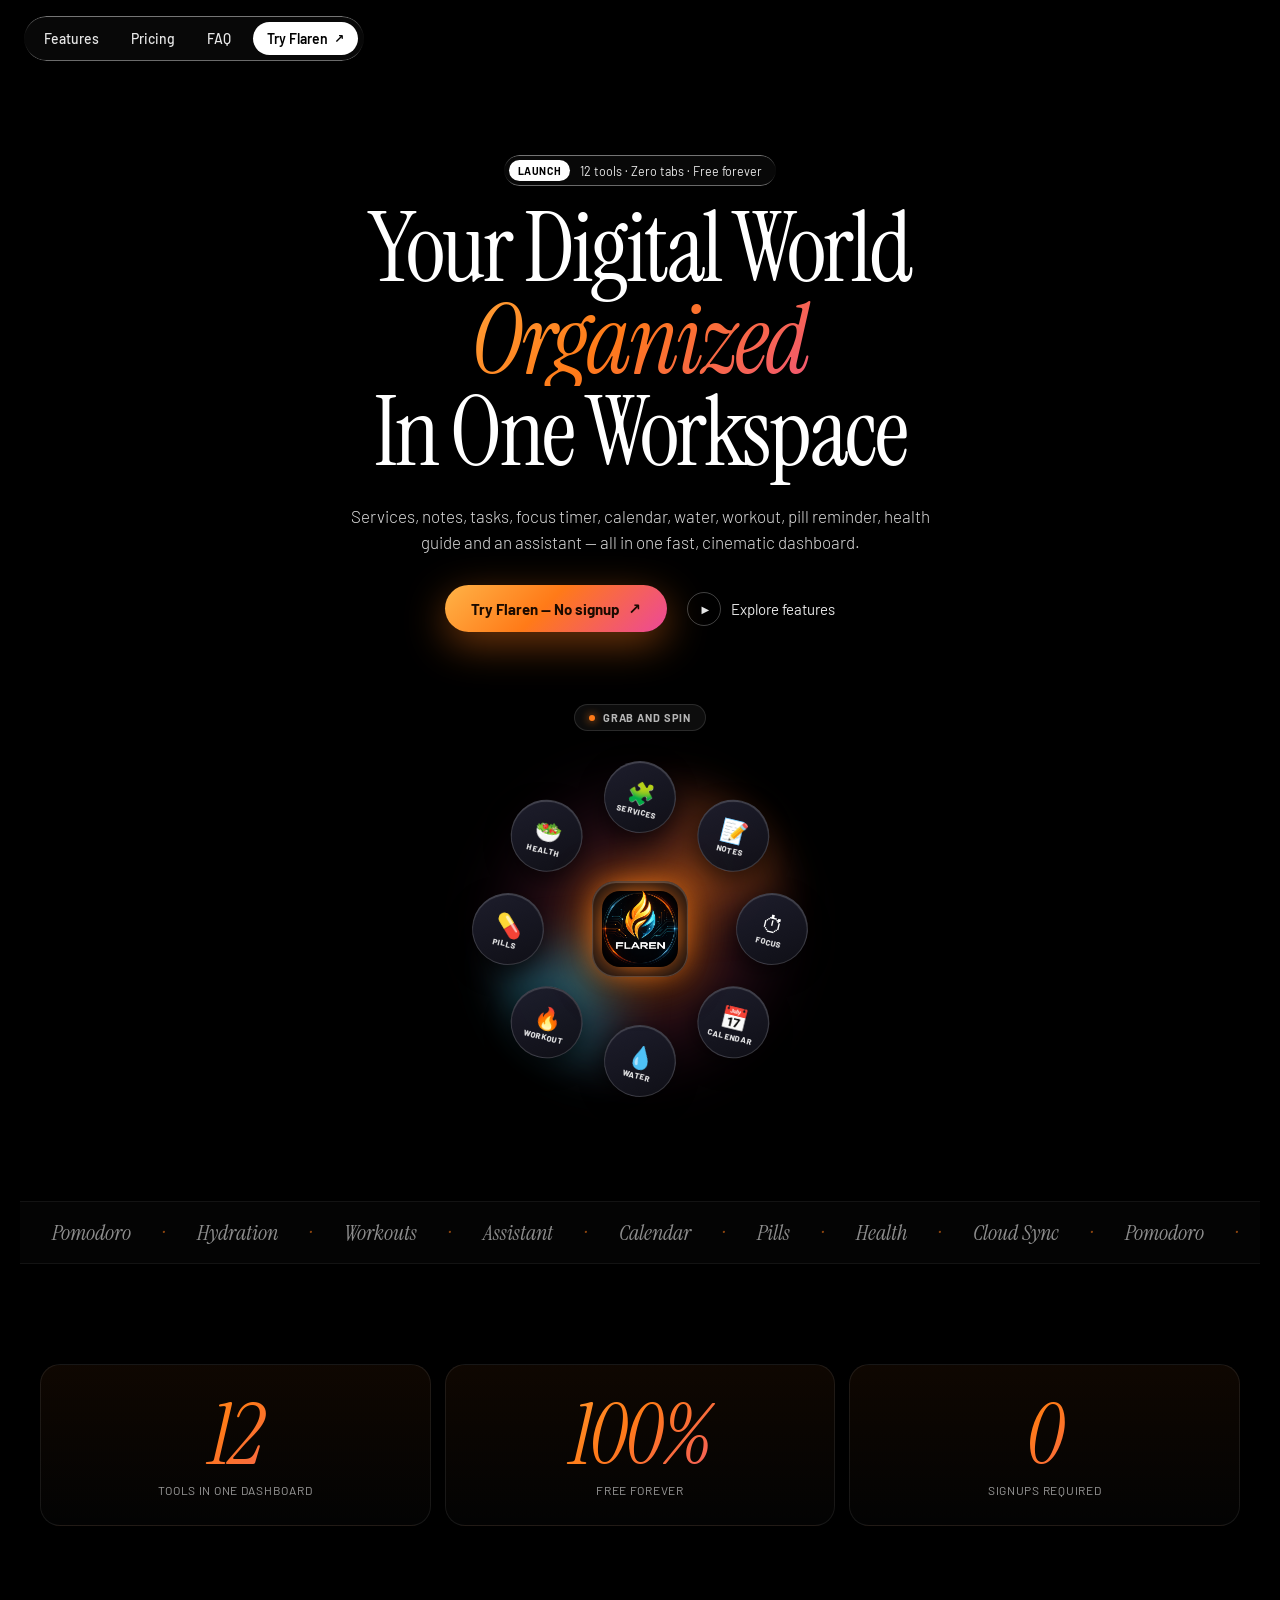
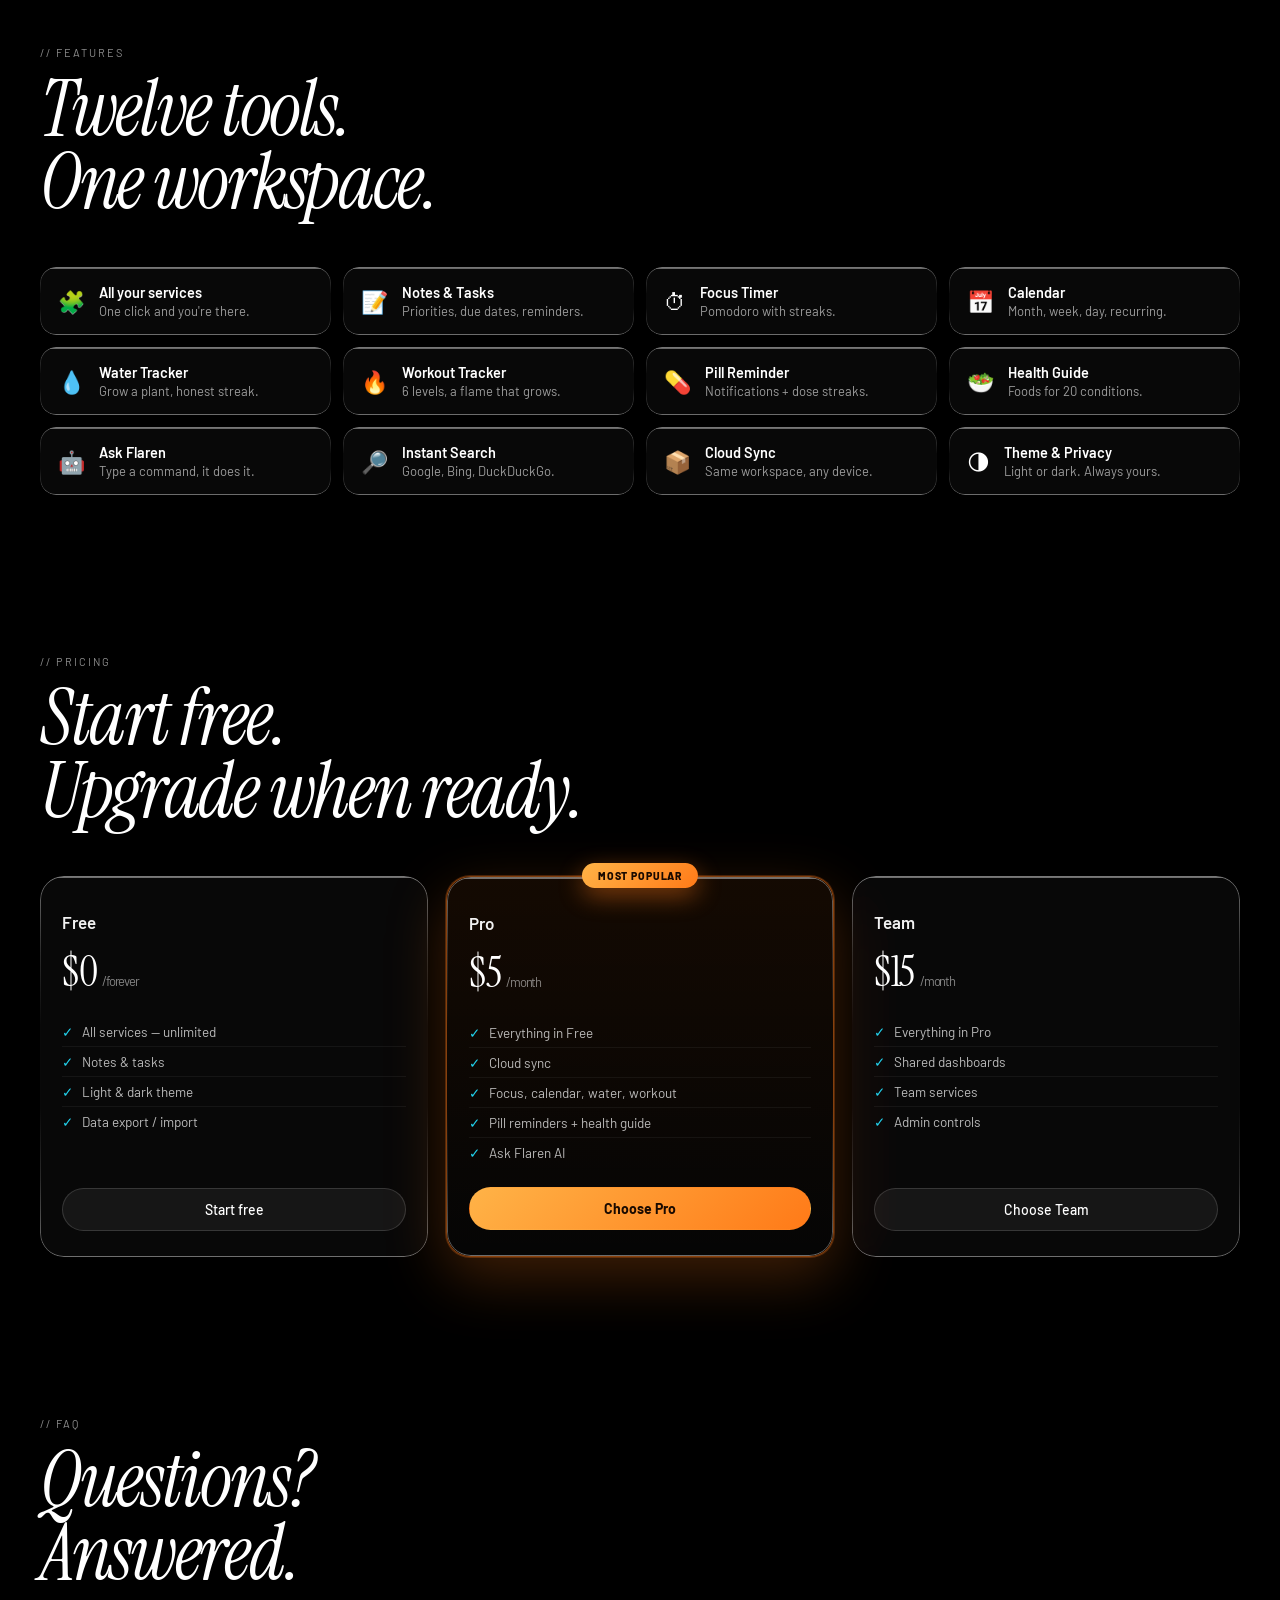
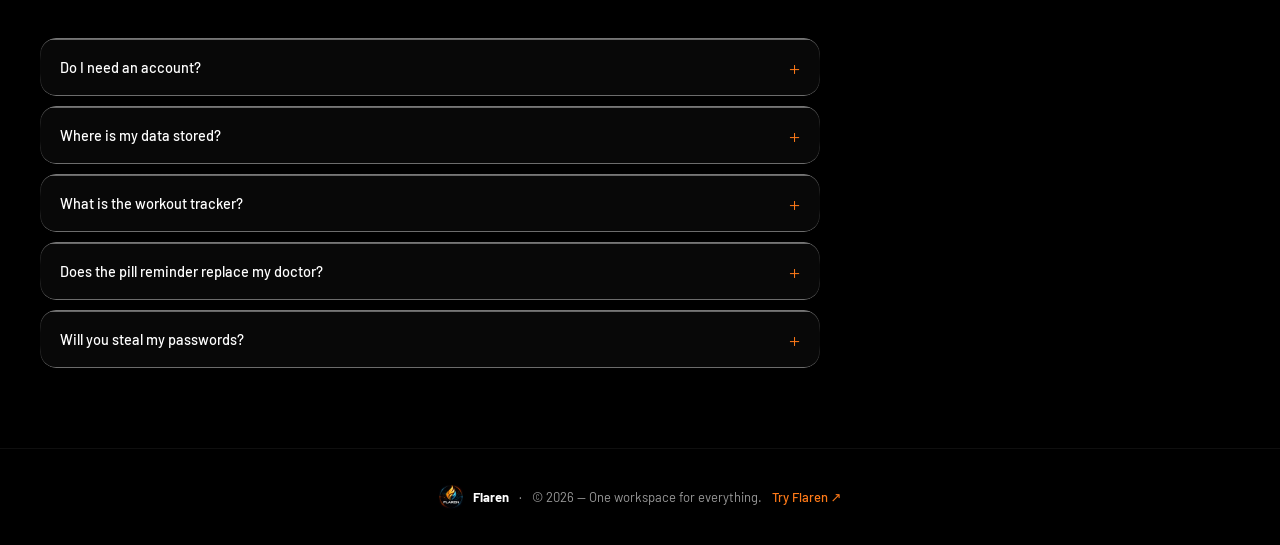
<file: index.html>
<!DOCTYPE html>
<html lang="en">
<head>
  <meta charset="UTF-8" />
  <meta name="viewport" content="width=device-width, initial-scale=1.0, viewport-fit=cover" />
  <title>Flaren — Your digital world, one workspace</title>
  <link rel="icon" type="image/png" href="images/logo.png" />
  <meta name="description" content="Flaren is a fast, cinematic workspace with services, notes, tasks, focus timer, calendar, water tracker, workout tracker, pill reminder, health guide and a built-in assistant." />
  <meta name="theme-color" content="#000000" />
  <meta name="apple-mobile-web-app-capable" content="yes" />
  <meta name="apple-mobile-web-app-status-bar-style" content="black-translucent" />
  <link rel="manifest" href="manifest.json" />
  <link rel="apple-touch-icon" href="images/logo.png" />

  <link rel="preconnect" href="https://fonts.googleapis.com" />
  <link rel="preconnect" href="https://fonts.gstatic.com" crossorigin />
  <link href="https://fonts.googleapis.com/css2?family=Barlow:ital,wght@0,300;0,400;0,500;0,600;1,300;1,400&family=Instrument+Serif:ital@0;1&display=swap" rel="stylesheet" />

  <link rel="stylesheet" href="style.css" />

<script src="https://cdn.onesignal.com/sdks/web/v16/OneSignalSDK.page.js" defer></script>
<script>
  window.OneSignalDeferred = window.OneSignalDeferred || [];
OneSignalDeferred.push(async function(OneSignal) {
  await OneSignal.init({
    appId: "98c56f52-d557-4b34-9f4b-5c78a08a6889",
    serviceWorkerParam: { scope: "/flaren/" },
    serviceWorkerPath: "/flaren/OneSignalSDKWorker.js",
    serviceWorkerUpdaterPath: "/flaren/OneSignalSDKUpdaterWorker.js",
  });
});
</script>

<script defer src="https://cloud.umami.is/script.js" data-website-id="323ddd38-4d0a-4665-8b9a-eb2e2bde48c3"></script>
</head>
<body class="landing-body glass-landing">

  <div class="cine-bg" aria-hidden="true">
    <span class="cine-orb o1"></span>
    <span class="cine-orb o2"></span>
    <span class="cine-orb o3"></span>
    <span class="cine-orb o4"></span>
    <div class="cine-grid"></div>
    <div class="cine-noise"></div>
  </div>

  <header class="cine-nav">
    <nav class="cine-nav-pill">
      <a href="#features">Features</a>
      <a href="#pricing">Pricing</a>
      <a href="#faq">FAQ</a>
      <a class="cine-nav-cta" href="app.html?try=1">Try Flaren <span class="arrow">↗</span></a>
    </nav>
    <a class="cine-nav-mobile-cta" href="app.html?try=1">Try ↗</a>
  </header>

  <!-- ===== HERO ===== -->
  <section class="cine-hero">

    <!-- TOP: Copy -->
    <div class="cine-hero-content">
      <div class="cine-badge reveal-blur" data-delay="0.15">
        <span class="cine-badge-tag">Launch</span>
        <span class="cine-badge-text">12 tools · Zero tabs · Free forever</span>
      </div>

      <h1 class="cine-headline">
        <span class="reveal-blur" data-delay="0.3">Your Digital World</span>
        <em class="reveal-blur" data-delay="0.45">Organized</em>
        <span class="reveal-blur" data-delay="0.6">In One Workspace</span>
      </h1>

      <p class="cine-sub reveal-blur" data-delay="0.75">
        Services, notes, tasks, focus timer, calendar, water, workout, pill reminder, health guide and an assistant — all in one fast, cinematic dashboard.
      </p>

      <div class="cine-ctas reveal-blur" data-delay="0.9">
        <a class="cine-btn-primary" href="app.html?try=1">Try Flaren — No signup <span class="arrow">↗</span></a>
        <a class="cine-btn-ghost" href="#features"><span class="play-circle">▶</span> Explore features</a>
      </div>
    </div>

       <!-- MIDDLE: The spin wheel -->
    <div class="wheel-wrap">
      <div class="wheel-hint">
        <span class="wheel-hint-dot"></span> Grab and spin
      </div>

        <div class="wheel-scene" id="wheelScene">
        <div class="wheel-halo"></div>
        <div class="wheel-glow"></div>
        <div class="wheel-flash" id="wheelFlash"></div>
        <div class="wheel-sparks" id="wheelSparks"></div>

        <div class="wheel-ring" id="wheelRing">
          <button class="wheel-chip" data-label="Services">🧩<span>Services</span></button>
          <button class="wheel-chip" data-label="Notes">📝<span>Notes</span></button>
          <button class="wheel-chip" data-label="Focus">⏱<span>Focus</span></button>
          <button class="wheel-chip" data-label="Calendar">📅<span>Calendar</span></button>
          <button class="wheel-chip" data-label="Water">💧<span>Water</span></button>
          <button class="wheel-chip" data-label="Workout">🔥<span>Workout</span></button>
          <button class="wheel-chip" data-label="Pills">💊<span>Pills</span></button>
          <button class="wheel-chip" data-label="Health">🥗<span>Health</span></button>
        </div>

        <div class="wheel-center">
          <img src="images/logo.png" alt="Flaren" />
        </div>
      </div>
    </div>


    <!-- BOTTOM: Marquee -->
    <div class="cine-marquee reveal-blur" data-delay="1.2">
      <div class="cine-marquee-track">
        <span>Pomodoro</span><span>·</span>
        <span>Hydration</span><span>·</span>
        <span>Workouts</span><span>·</span>
        <span>Assistant</span><span>·</span>
        <span>Calendar</span><span>·</span>
        <span>Pills</span><span>·</span>
        <span>Health</span><span>·</span>
        <span>Cloud Sync</span><span>·</span>
        <span>Pomodoro</span><span>·</span>
        <span>Hydration</span><span>·</span>
        <span>Workouts</span><span>·</span>
        <span>Assistant</span><span>·</span>
        <span>Calendar</span><span>·</span>
        <span>Pills</span><span>·</span>
        <span>Health</span><span>·</span>
        <span>Cloud Sync</span><span>·</span>
      </div>
    </div>
  </section>

  <!-- Counter -->
  <section class="cine-section cine-counter-section">
    <div class="cine-section-inner">
      <div class="cine-counters">
        <div class="cine-counter reveal-blur">
          <div class="cine-counter-num" data-count="12">0</div>
          <div class="cine-counter-label">Tools in one dashboard</div>
        </div>
        <div class="cine-counter reveal-blur" data-delay="0.1">
          <div class="cine-counter-num" data-count="100" data-suffix="%">0</div>
          <div class="cine-counter-label">Free forever</div>
        </div>
        <div class="cine-counter reveal-blur" data-delay="0.2">
          <div class="cine-counter-num" data-count="0">0</div>
          <div class="cine-counter-label">Signups required</div>
        </div>
      </div>
    </div>
  </section>

  <!-- Features -->
  <section class="cine-section" id="features">
    <div class="cine-section-inner">
      <div class="cine-section-head reveal-blur">
        <div class="cine-eyebrow">// Features</div>
        <h2 class="cine-h2">Twelve tools.<br/>One workspace.</h2>
      </div>
      <div class="cine-features">
        <div class="cine-feature reveal-blur" data-delay="0.02"><span class="fi">🧩</span><div><strong>All your services</strong><p>One click and you're there.</p></div></div>
        <div class="cine-feature reveal-blur" data-delay="0.06"><span class="fi">📝</span><div><strong>Notes &amp; Tasks</strong><p>Priorities, due dates, reminders.</p></div></div>
        <div class="cine-feature reveal-blur" data-delay="0.1"><span class="fi">⏱</span><div><strong>Focus Timer</strong><p>Pomodoro with streaks.</p></div></div>
        <div class="cine-feature reveal-blur" data-delay="0.14"><span class="fi">📅</span><div><strong>Calendar</strong><p>Month, week, day, recurring.</p></div></div>
        <div class="cine-feature reveal-blur" data-delay="0.18"><span class="fi">💧</span><div><strong>Water Tracker</strong><p>Grow a plant, honest streak.</p></div></div>
        <div class="cine-feature reveal-blur" data-delay="0.22"><span class="fi">🔥</span><div><strong>Workout Tracker</strong><p>6 levels, a flame that grows.</p></div></div>
        <div class="cine-feature reveal-blur" data-delay="0.26"><span class="fi">💊</span><div><strong>Pill Reminder</strong><p>Notifications + dose streaks.</p></div></div>
        <div class="cine-feature reveal-blur" data-delay="0.3"><span class="fi">🥗</span><div><strong>Health Guide</strong><p>Foods for 20 conditions.</p></div></div>
        <div class="cine-feature reveal-blur" data-delay="0.34"><span class="fi">🤖</span><div><strong>Ask Flaren</strong><p>Type a command, it does it.</p></div></div>
        <div class="cine-feature reveal-blur" data-delay="0.38"><span class="fi">🔎</span><div><strong>Instant Search</strong><p>Google, Bing, DuckDuckGo.</p></div></div>
        <div class="cine-feature reveal-blur" data-delay="0.42"><span class="fi">📦</span><div><strong>Cloud Sync</strong><p>Same workspace, any device.</p></div></div>
        <div class="cine-feature reveal-blur" data-delay="0.46"><span class="fi">🌗</span><div><strong>Theme &amp; Privacy</strong><p>Light or dark. Always yours.</p></div></div>
      </div>
    </div>
  </section>

  <!-- Pricing -->
  <section class="cine-section" id="pricing">
    <div class="cine-section-inner">
      <div class="cine-section-head reveal-blur">
        <div class="cine-eyebrow">// Pricing</div>
        <h2 class="cine-h2">Start free.<br/>Upgrade when ready.</h2>
      </div>
      <div class="cine-pricing">
        <div class="cine-price-card reveal-blur" data-delay="0.05">
          <h3>Free</h3>
          <div class="cine-price">$0<span>/forever</span></div>
          <ul>
            <li>All services — unlimited</li>
            <li>Notes &amp; tasks</li>
            <li>Light &amp; dark theme</li>
            <li>Data export / import</li>
          </ul>
          <a href="app.html?try=1">Start free</a>
        </div>

        <div class="cine-price-card cine-price-highlight reveal-blur" data-delay="0.15">
          <span class="cine-ribbon">Most popular</span>
          <h3>Pro</h3>
          <div class="cine-price">$5<span>/month</span></div>
          <ul>
            <li>Everything in Free</li>
            <li>Cloud sync</li>
            <li>Focus, calendar, water, workout</li>
            <li>Pill reminders + health guide</li>
            <li>Ask Flaren AI</li>
          </ul>
          <a href="app.html?try=1">Choose Pro</a>
        </div>

        <div class="cine-price-card reveal-blur" data-delay="0.25">
          <h3>Team</h3>
          <div class="cine-price">$15<span>/month</span></div>
          <ul>
            <li>Everything in Pro</li>
            <li>Shared dashboards</li>
            <li>Team services</li>
            <li>Admin controls</li>
          </ul>
          <a href="app.html?try=1">Choose Team</a>
        </div>
      </div>
    </div>
  </section>

  <!-- FAQ -->
  <section class="cine-section" id="faq">
    <div class="cine-section-inner">
      <div class="cine-section-head reveal-blur">
        <div class="cine-eyebrow">// FAQ</div>
        <h2 class="cine-h2">Questions?<br/>Answered.</h2>
      </div>
      <div class="cine-faq">
        <details class="reveal-blur"><summary>Do I need an account?</summary><p>No. The free version works entirely in your browser. Your data stays on your device.</p></details>
        <details class="reveal-blur" data-delay="0.05"><summary>Where is my data stored?</summary><p>In your browser's local storage. If you sign in, it's also backed up on our server.</p></details>
        <details class="reveal-blur" data-delay="0.1"><summary>What is the workout tracker?</summary><p>Six levels from Beginner to Elite. Log what you did, grow a flame. Miss a day and it resets — honest streaks.</p></details>
        <details class="reveal-blur" data-delay="0.15"><summary>Does the pill reminder replace my doctor?</summary><p>No. It is a reminder tool, not medical advice. Always follow your doctor's instructions and never stop or change medication without consulting a physician.</p></details>
        <details class="reveal-blur" data-delay="0.2"><summary>Will you steal my passwords?</summary><p>Never. Flaren only stores links. It never asks for passwords. It only opens the official service in a new tab.</p></details>
      </div>
    </div>
  </section>

  <footer class="cine-footer">
    <img src="images/logo.png" alt="Flaren" />
    <strong>Flaren</strong>
    <span>·</span>
    <span>© <span id="year"></span> — One workspace for everything.</span>
    <a href="app.html?try=1">Try Flaren ↗</a>
  </footer>

  <script>
    document.getElementById("year").textContent = new Date().getFullYear();

    /* ============ SCROLL REVEAL ============ */
    const io = new IntersectionObserver((entries) => {
      entries.forEach(e => {
        if (e.isIntersecting) {
          const d = e.target.dataset.delay ? parseFloat(e.target.dataset.delay) : 0;
          e.target.style.animationDelay = d + "s";
          e.target.classList.add("in-view");
          io.unobserve(e.target);
        }
      });
    }, { threshold: 0.1 });
    document.querySelectorAll(".reveal-blur").forEach(el => io.observe(el));

    /* ============ COUNTERS ============ */
    const counterIO = new IntersectionObserver((entries) => {
      entries.forEach(e => {
        if (!e.isIntersecting) return;
        const el = e.target;
        const target = parseInt(el.dataset.count || "0", 10);
        const suffix = el.dataset.suffix || "";
        const start = performance.now();
        const dur = 1400;
        const tick = (now) => {
          const p = Math.min((now - start) / dur, 1);
          const eased = 1 - Math.pow(1 - p, 3);
          el.textContent = Math.round(target * eased) + suffix;
          if (p < 1) requestAnimationFrame(tick);
        };
        requestAnimationFrame(tick);
        counterIO.unobserve(el);
      });
    }, { threshold: 0.4 });
    document.querySelectorAll(".cine-counter-num").forEach(el => counterIO.observe(el));

/* ============ WHEEL — dial spin + chakra cracker light ============ */
(function () {
  const scene  = document.getElementById("wheelScene");
  const ring   = document.getElementById("wheelRing");
  const flash  = document.getElementById("wheelFlash");
  const sparks = document.getElementById("wheelSparks");
  const hint   = document.querySelector(".wheel-hint");
  const center = document.querySelector(".wheel-center");
  if (!scene || !ring) return;

  const chips = Array.from(ring.querySelectorAll(".wheel-chip"));
  const N = chips.length;
  const COLORS = ["c1","c2","c3","c4","c5","c6","c7","c8"];

  let rotation = 0;
  let velocity = 0.35;
  const AUTO = 0.35;
  const MAX_V = 30;
  let dragging = false;
  let startAngle = 0;
  let startRotation = 0;

  /* Fast thresholds */
  const FAST_THRESHOLD = 1.6;    // deg/frame — when to show sparks
  const BURST_THRESHOLD = 4.5;   // deg/frame — when to flash
  let lastBurstTime = 0;
  let lastSparkTime = 0;
  let lastHintState = false;
  let lastFastState = false;

  function radius() {
    const w = window.innerWidth;
    if (w <= 480) return 118;
    if (w <= 720) return 128;
    return 132;
  }

  function centerPos() {
    const r = scene.getBoundingClientRect();
    return { x: r.left + r.width / 2, y: r.top + r.height / 2 };
  }
  function angleAt(x, y) {
    const c = centerPos();
    return Math.atan2(y - c.y, x - c.x) * 180 / Math.PI;
  }

  function draw() {
    ring.style.transform = `rotate(${rotation}deg)`;
    const R = radius();
    for (let i = 0; i < N; i++) {
      const a = (i / N) * 360 - rotation;
      chips[i].style.transform =
        `rotate(${a}deg) translateY(-${R}px) rotate(${-a}deg)`;
    }
  }

  /* ---- Sparks ---- */
  function spawnSparks(count, outer) {
    const R = radius();
    for (let i = 0; i < count; i++) {
      const s = document.createElement("span");
      const colorClass = COLORS[Math.floor(Math.random() * COLORS.length)];
      s.className = "wheel-spark " + colorClass + (outer ? " outer" : "");
      const angle = Math.random() * Math.PI * 2;
      const dist = R * (outer ? 1.9 + Math.random() * 0.7 : 1.2 + Math.random() * 0.6);
      const sx = Math.cos(angle) * dist;
      const sy = Math.sin(angle) * dist;
      s.style.setProperty("--sx", sx + "px");
      s.style.setProperty("--sy", sy + "px");
      s.style.animationDelay = (Math.random() * 0.1) + "s";
      sparks.appendChild(s);
      setTimeout(() => s.remove(), 1100);
    }
  }

  function triggerFlash() {
    flash.classList.remove("active");
    void flash.offsetWidth;
    flash.classList.add("active");
  }

  /* ---- Frame loop ---- */
  function frame() {
    if (!dragging) {
      velocity *= 0.996;
      velocity += (AUTO - velocity) * 0.01;
      rotation += velocity;
    }

    const speed = Math.abs(velocity);

    /* Light emission when spinning fast */
    if (speed > FAST_THRESHOLD) {
      const now = performance.now();
      if (now - lastSparkTime > 80) {
        spawnSparks(3, false);
        lastSparkTime = now;
      }
    }
    if (speed > BURST_THRESHOLD) {
      const now = performance.now();
      if (now - lastBurstTime > 180) {
        spawnSparks(14, true);
        triggerFlash();
        lastBurstTime = now;
      }
    }

    /* Toggle visual states */
    const fast = speed > FAST_THRESHOLD;
    if (fast !== lastFastState) {
      center?.classList.toggle("fast", fast);
      hint?.classList.toggle("fast", fast);
      lastFastState = fast;
    }

    draw();
    requestAnimationFrame(frame);
  }

  /* ---- Drag handlers ---- */
  function down(x, y) {
    dragging = true;
    scene.classList.add("grabbing");
    startAngle = angleAt(x, y);
    startRotation = rotation;
  }
  function move(x, y) {
    if (!dragging) return;
    let d = angleAt(x, y) - startAngle;
    if (d > 180) d -= 360;
    if (d < -180) d += 360;
    rotation = startRotation + d;

    /* track instantaneous velocity for when the user releases */
    velocity = Math.max(-MAX_V, Math.min(MAX_V, d * 0.15));
    draw();
  }
  function up() {
    dragging = false;
    scene.classList.remove("grabbing");
  }

  scene.addEventListener("mousedown", e => { e.preventDefault(); down(e.clientX, e.clientY); });
  window.addEventListener("mousemove", e => move(e.clientX, e.clientY));
  window.addEventListener("mouseup", up);

  scene.addEventListener("touchstart", e => {
    if (e.touches.length !== 1) return;
    down(e.touches[0].clientX, e.touches[0].clientY);
  }, { passive: true });
  scene.addEventListener("touchmove", e => {
    if (e.touches.length !== 1) return;
    move(e.touches[0].clientX, e.touches[0].clientY);
  }, { passive: true });
  scene.addEventListener("touchend", up);

  frame();
})();
    /* ============ PWA ============ */
    if ("serviceWorker" in navigator) {
      window.addEventListener("load", () => navigator.serviceWorker.register("sw.js").catch(()=>{}));
    }
  </script>
</body>
</html>
</file>
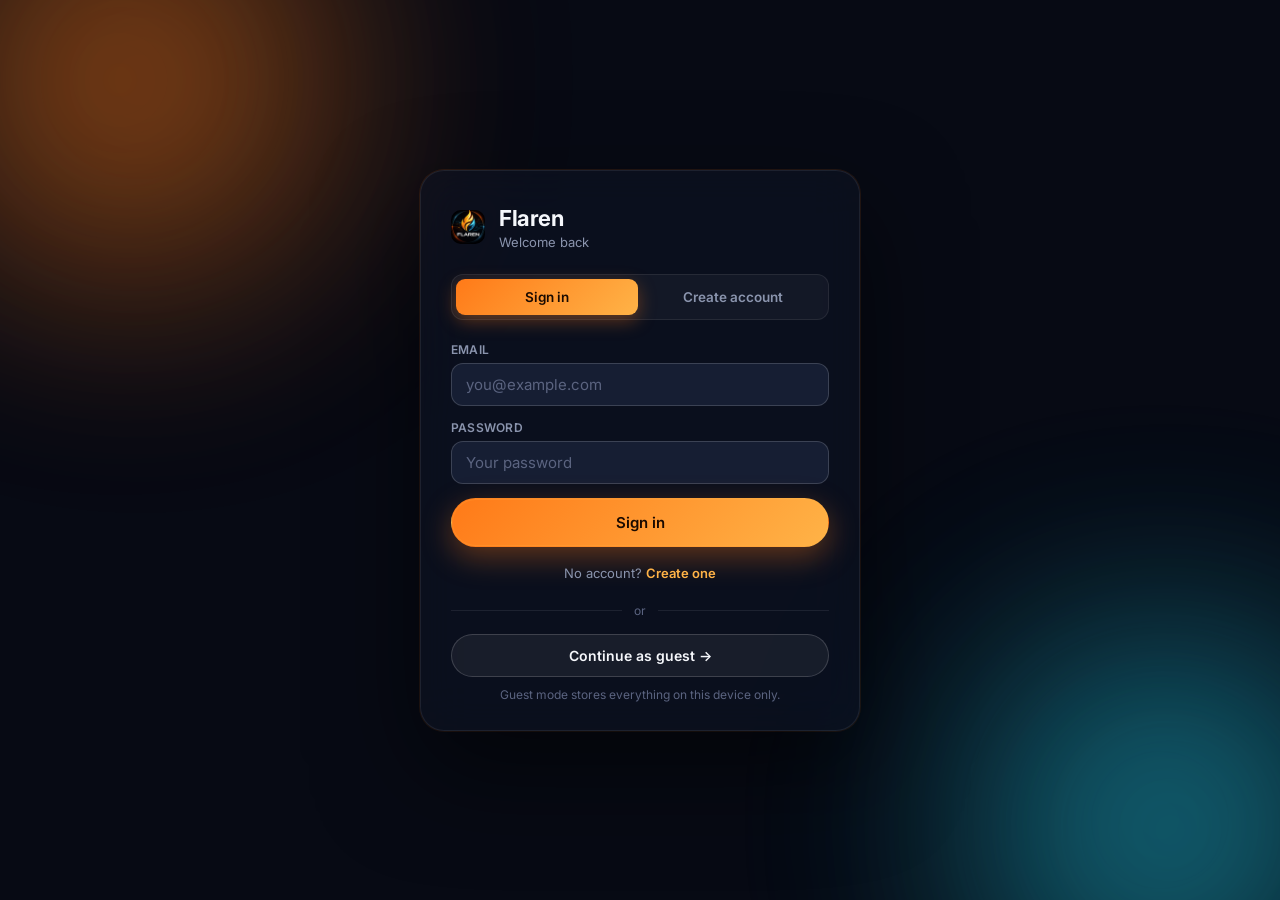
<file: app.html>
<!DOCTYPE html>
<html lang="en">
<head>
  <meta charset="UTF-8" />
  <meta name="viewport" content="width=device-width, initial-scale=1.0" />
  <title>Flaren — Dashboard</title>
  <link rel="icon" type="image/png" href="images/logo.png" />
  <meta name="theme-color" content="#070A14" />
  <link rel="manifest" href="manifest.json" />
  <link rel="apple-touch-icon" href="images/logo.png" />

  <link rel="preconnect" href="https://fonts.googleapis.com" />
  <link rel="preconnect" href="https://fonts.gstatic.com" crossorigin />
  <link href="https://fonts.googleapis.com/css2?family=Inter:wght@300;400;500;600;700;800&display=swap" rel="stylesheet" />

<link rel="stylesheet" href="style.css" />

<script src="https://cdn.onesignal.com/sdks/web/v16/OneSignalSDK.page.js" defer></script>
<script>
  window.OneSignalDeferred = window.OneSignalDeferred || [];
 OneSignalDeferred.push(async function(OneSignal) {
  await OneSignal.init({
    appId: "98c56f52-d557-4b34-9f4b-5c78a08a6889",
    serviceWorkerParam: { scope: "/flaren/" },
    serviceWorkerPath: "/flaren/OneSignalSDKWorker.js",
    serviceWorkerUpdaterPath: "/flaren/OneSignalSDKUpdaterWorker.js",
  });
});
</script>

<script defer src="https://cloud.umami.is/script.js" data-website-id="323ddd38-4d0a-4665-8b9a-eb2e2bde48c3"></script>
</head>
<body class="app-body">

  <div class="bg-orbs" aria-hidden="true">
    <span class="orb orb-flame"></span>
    <span class="orb orb-cyan"></span>
  </div>

  <div id="app"></div>

  <script src="auth-client.js"></script>
  <script src="pomodoro.js"></script>
  <script src="calendar.js"></script>
  <script src="water.js"></script>
  <script src="workout.js"></script>
  <script src="pill.js"></script>
  <script src="health.js"></script>
  <script src="ask.js"></script>
  <script src="snake-mobile.js"></script>
  <script src="app.js"></script>

  <script>
    if ("serviceWorker" in navigator) {
      window.addEventListener("load", () => navigator.serviceWorker.register("sw.js").catch(()=>{}));
    }
  </script>

</body>
</html>
</file>
<file: style.css>
/* =========================================================
   FLAREN — Flame brand design system
   ========================================================= */

:root {
  --bg:        #070A14;
  --surface:   #0F1524;
  --elevated:  #161E33;
  --border:    rgba(255,255,255,0.08);
  --border-hi: rgba(255,255,255,0.16);

  --text:      #F5F7FB;
  --muted:     #8A94AD;
  --muted-2:   #5B6480;

  --flame-1:   #FF7A18;
  --flame-2:   #FFB347;
  --cyan-1:    #22D3EE;
  --cyan-2:    #0EA5E9;

  --danger:    #F43F5E;
  --success:   #22C55E;
  --warning:   #F59E0B;

  --grad-flame: linear-gradient(135deg, #FF7A18, #FFB347);
  --grad-cyan:  linear-gradient(135deg, #22D3EE, #0EA5E9);
  --grad-hero:  linear-gradient(135deg, #FF7A18, #FF5C8A 40%, #22D3EE);

  --radius-sm: 10px;
  --radius:    16px;
  --radius-lg: 22px;

  --ease: cubic-bezier(.16,1,.3,1);
}

/* Light mode (dashboard setting) */
body.light-mode {
  --bg:        #F7F8FC;
  --surface:   #FFFFFF;
  --elevated:  #FFFFFF;
  --border:    rgba(10,20,50,0.08);
  --border-hi: rgba(10,20,50,0.16);
  --text:      #0B1220;
  --muted:     #5B6480;
  --muted-2:   #8A94AD;
}

* { box-sizing: border-box; margin: 0; padding: 0; }

html, body { height: 100%; }

body {
  font-family: 'Inter', system-ui, -apple-system, "Segoe UI", Arial, sans-serif;
  background: var(--bg);
  color: var(--text);
  -webkit-font-smoothing: antialiased;
  -moz-osx-font-smoothing: grayscale;
  overflow-x: hidden;
  min-height: 100vh;
  position: relative;
}

/* ---------- Ambient orbs ---------- */
.bg-orbs {
  position: fixed;
  inset: 0;
  z-index: 0;
  pointer-events: none;
  overflow: hidden;
}
.orb {
  position: absolute;
  border-radius: 50%;
  filter: blur(120px);
  opacity: .55;
  will-change: transform;
}
.orb-flame {
  width: 520px; height: 520px;
  background: radial-gradient(circle, #FF7A18, transparent 70%);
  top: -180px; left: -120px;
  animation: float1 16s ease-in-out infinite alternate;
}
.orb-cyan {
  width: 480px; height: 480px;
  background: radial-gradient(circle, #22D3EE, transparent 70%);
  bottom: -160px; right: -120px;
  animation: float2 18s ease-in-out infinite alternate;
}
.orb-deep {
  width: 600px; height: 600px;
  background: radial-gradient(circle, #7C3AED, transparent 70%);
  top: 40%; left: 50%;
  transform: translate(-50%,-50%);
  animation: float3 22s ease-in-out infinite alternate;
  opacity: .25;
}
@keyframes float1 { to { transform: translate(80px, 60px) scale(1.15); } }
@keyframes float2 { to { transform: translate(-60px, -80px) scale(1.1); } }
@keyframes float3 { to { transform: translate(-50%,-50%) scale(1.3) rotate(40deg); } }

/* Everything sits above the orbs */
body > *:not(.bg-orbs) { position: relative; z-index: 1; }

/* ---------- Common ---------- */
.glass {
  background: rgba(15,21,36,0.55);
  backdrop-filter: blur(24px) saturate(140%);
  -webkit-backdrop-filter: blur(24px) saturate(140%);
  border: 1px solid var(--border);
}
body.light-mode .glass {
  background: rgba(255,255,255,0.75);
}

.grad {
  background: var(--grad-hero);
  -webkit-background-clip: text;
  background-clip: text;
  color: transparent;
}

/* ---------- Buttons ---------- */
.btn {
  display: inline-flex;
  align-items: center;
  justify-content: center;
  gap: 8px;
  padding: 12px 20px;
  border-radius: 999px;
  font-weight: 600;
  font-size: 14px;
  border: 1px solid transparent;
  cursor: pointer;
  text-decoration: none;
  transition: transform .25s var(--ease), box-shadow .25s var(--ease), background .25s var(--ease), border-color .25s var(--ease);
  white-space: nowrap;
  font-family: inherit;
  color: inherit;
  background: transparent;
}
.btn-sm { padding: 8px 14px; font-size: 13px; }
.btn-lg { padding: 14px 24px; font-size: 15px; }

.btn-primary {
  background: var(--grad-flame);
  color: #1A0A00;
  box-shadow: 0 10px 30px rgba(255,122,24,.35), 0 0 0 1px rgba(255,179,71,.2) inset;
}
.btn-primary:hover {
  transform: translateY(-2px);
  box-shadow: 0 16px 40px rgba(255,122,24,.5);
}
.btn-primary .btn-arrow {
  display: inline-block;
  transition: transform .25s var(--ease);
}
.btn-primary:hover .btn-arrow { transform: translateX(4px); }

.btn-ghost {
  background: rgba(255,255,255,0.04);
  border: 1px solid var(--border-hi);
  color: var(--text);
}
.btn-ghost:hover {
  background: rgba(255,255,255,0.08);
  transform: translateY(-2px);
  border-color: rgba(34,211,238,.5);
}

.btn-secondary {
  background: rgba(255,255,255,0.06);
  border: 1px solid var(--border-hi);
  color: var(--text);
}
.btn-secondary:hover { background: rgba(255,255,255,0.1); }

.btn-danger {
  background: rgba(244,63,94,0.15);
  border: 1px solid rgba(244,63,94,0.4);
  color: #FCA5B5;
}
.btn-danger:hover { background: rgba(244,63,94,0.25); }

.btn-small { padding: 6px 12px; font-size: 12px; }

.btn:focus-visible,
a:focus-visible,
input:focus-visible,
select:focus-visible,
textarea:focus-visible,
.hamburger:focus-visible {
  outline: 2px solid var(--cyan-1);
  outline-offset: 2px;
}

/* ---------- Chip ---------- */
.chip {
  display: inline-block;
  padding: 6px 14px;
  border-radius: 999px;
  font-size: 12px;
  font-weight: 600;
  letter-spacing: .02em;
  text-transform: uppercase;
  background: rgba(255,122,24,.1);
  border: 1px solid rgba(255,122,24,.3);
  color: #FFB347;
}

/* =========================================================
   LANDING PAGE
   ========================================================= */

/* NAV */
.nav {
  position: fixed;
  top: 16px;
  left: 50%;
  transform: translateX(-50%);
  width: min(1180px, calc(100% - 32px));
  display: flex;
  align-items: center;
  justify-content: space-between;
  padding: 12px 14px 12px 18px;
  border-radius: 999px;
  z-index: 50;
  transition: box-shadow .3s var(--ease), background .3s var(--ease);
}
.nav.scrolled { box-shadow: 0 20px 60px rgba(0,0,0,.5); }

.brand {
  display: flex;
  align-items: center;
  gap: 10px;
  text-decoration: none;
  color: var(--text);
  font-weight: 700;
  letter-spacing: -0.02em;
}
.brand-logo-img {
  width: 34px;
  height: 34px;
  border-radius: 10px;
  object-fit: cover;
  background: #000;
}
.brand-text { font-size: 17px; }

.nav-links {
  display: flex;
  align-items: center;
  gap: 26px;
}
.nav-links a {
  color: var(--muted);
  text-decoration: none;
  font-size: 14px;
  font-weight: 500;
  transition: color .2s;
  position: relative;
}
.nav-links a:not(.btn)::after {
  content: "";
  position: absolute;
  left: 0; right: 100%;
  bottom: -6px;
  height: 2px;
  background: var(--grad-flame);
  transition: right .3s var(--ease);
}
.nav-links a:not(.btn):hover { color: var(--text); }
.nav-links a:not(.btn):hover::after { right: 0; }

/* HAMBURGER */
.hamburger {
  display: none;
  width: 44px;
  height: 44px;
  border-radius: 12px;
  background: rgba(255,255,255,0.05);
  border: 1px solid var(--border-hi);
  cursor: pointer;
  flex-direction: column;
  align-items: center;
  justify-content: center;
  gap: 5px;
  padding: 0;
}
.hamburger span {
  display: block;
  width: 20px;
  height: 2px;
  border-radius: 999px;
  background: var(--text);
  transition: transform .3s var(--ease), opacity .3s;
}
.hamburger.open span:nth-child(1) { transform: translateY(7px) rotate(45deg); }
.hamburger.open span:nth-child(2) { opacity: 0; }
.hamburger.open span:nth-child(3) { transform: translateY(-7px) rotate(-45deg); }

/* MOBILE MENU */
.mobile-menu {
  display: none;
  position: fixed;
  top: 84px;
  left: 16px;
  right: 16px;
  padding: 20px;
  border-radius: 20px;
  flex-direction: column;
  gap: 14px;
  z-index: 49;
  opacity: 0;
  transform: translateY(-12px);
  pointer-events: none;
  transition: opacity .3s var(--ease), transform .3s var(--ease);
}
.mobile-menu.open {
  opacity: 1;
  transform: translateY(0);
  pointer-events: auto;
}
.mobile-menu a {
  color: var(--text);
  text-decoration: none;
  padding: 12px 6px;
  font-weight: 500;
  border-bottom: 1px solid var(--border);
}
.mobile-menu a:last-child { border-bottom: 0; }

/* HERO */
.hero {
  max-width: 1180px;
  margin: 0 auto;
  padding: 160px 24px 100px;
  display: grid;
  grid-template-columns: 1.1fr 1fr;
  gap: 60px;
  align-items: center;
}
.hero-content { max-width: 620px; }

.hero-title {
  font-size: 62px;
  font-weight: 600;
  line-height: 1.05;
  letter-spacing: -0.035em;
  margin: 20px 0 22px;
}
.hero-title .line {
  display: block;
  opacity: 0;
  transform: translateY(28px);
  animation: fadeUp .9s var(--ease) forwards;
}
.hero-title .line:nth-child(1) { animation-delay: .05s; }
.hero-title .line:nth-child(2) { animation-delay: .15s; }
.hero-title .line:nth-child(3) { animation-delay: .25s; }

@keyframes fadeUp {
  to { opacity: 1; transform: translateY(0); }
}

.chip {
  opacity: 0;
  transform: translateY(20px);
  animation: fadeUp .8s var(--ease) .0s forwards;
}

.hero-sub {
  font-size: 17px;
  line-height: 1.6;
  color: var(--muted);
  max-width: 540px;
  margin-bottom: 32px;
  opacity: 0;
  transform: translateY(20px);
  animation: fadeUp .8s var(--ease) .35s forwards;
}

.hero-actions {
  display: flex;
  gap: 12px;
  flex-wrap: wrap;
  margin-bottom: 22px;
  opacity: 0;
  transform: translateY(20px);
  animation: fadeUp .8s var(--ease) .5s forwards;
}

.hero-hint {
  color: var(--muted-2);
  font-size: 13px;
  display: flex;
  align-items: center;
  gap: 8px;
  opacity: 0;
  transform: translateY(20px);
  animation: fadeUp .8s var(--ease) .65s forwards;
}
.dot-live {
  width: 8px; height: 8px;
  border-radius: 50%;
  background: var(--success);
  box-shadow: 0 0 0 0 rgba(34,197,94,.6);
  animation: pulseDot 2s ease-out infinite;
}
@keyframes pulseDot {
  0% { box-shadow: 0 0 0 0 rgba(34,197,94,.6); }
  100% { box-shadow: 0 0 0 12px rgba(34,197,94,0); }
}

/* HERO PREVIEW (fake app) */
.hero-preview {
  border-radius: 22px;
  padding: 14px;
  box-shadow: 0 40px 80px rgba(0,0,0,.5), 0 0 0 1px rgba(255,255,255,.06);
  opacity: 0;
  transform: translateY(40px) scale(.96);
  animation: fadeUp 1s var(--ease) .4s forwards;
}
.preview-topbar {
  display: flex;
  align-items: center;
  gap: 6px;
  padding: 4px 4px 12px;
}
.preview-topbar .dot { width: 10px; height: 10px; border-radius: 50%; }
.dot.red { background: #FF5F56; }
.dot.amber { background: #FFBD2E; }
.dot.green { background: #27C93F; }
.preview-url {
  margin-left: 12px;
  font-size: 11px;
  color: var(--muted-2);
  background: rgba(255,255,255,.04);
  padding: 4px 10px;
  border-radius: 6px;
}
.preview-body {
  display: grid;
  grid-template-columns: 60px 1fr;
  gap: 10px;
  border-radius: 14px;
  overflow: hidden;
  background: rgba(0,0,0,0.3);
  padding: 12px;
  min-height: 300px;
}
.preview-side {
  border-radius: 10px;
  background: linear-gradient(180deg, rgba(255,122,24,.15), rgba(34,211,238,.1));
}
.preview-main { display: flex; flex-direction: column; gap: 10px; }
.preview-search {
  height: 36px;
  border-radius: 10px;
  background: linear-gradient(90deg, rgba(255,122,24,.35), rgba(34,211,238,.35));
  animation: shimmer 3s linear infinite;
  background-size: 200% 100%;
}
@keyframes shimmer {
  0% { background-position: 0% 0; }
  100% { background-position: 200% 0; }
}
.preview-grid {
  display: grid;
  grid-template-columns: repeat(3, 1fr);
  gap: 8px;
  flex: 1;
}
.preview-card {
  border-radius: 10px;
  background: rgba(255,255,255,0.05);
  border: 1px solid var(--border);
  animation: pulseCard 3s ease-in-out infinite;
}
.preview-card:nth-child(2) { animation-delay: .2s; }
.preview-card:nth-child(3) { animation-delay: .4s; }
.preview-card:nth-child(5) { animation-delay: .6s; }
@keyframes pulseCard {
  0%, 100% { opacity: .7; }
  50% { opacity: 1; }
}

/* SECTIONS */
.section {
  max-width: 1180px;
  margin: 0 auto;
  padding: 100px 24px;
}
.section-head {
  text-align: center;
  margin-bottom: 60px;
}
.section-head h2 {
  font-size: 44px;
  font-weight: 600;
  letter-spacing: -0.035em;
  line-height: 1.1;
  margin: 14px 0 12px;
}
.section-head p {
  color: var(--muted);
  font-size: 17px;
}

/* FEATURES */
.features-grid {
  display: grid;
  grid-template-columns: repeat(auto-fit, minmax(280px, 1fr));
  gap: 18px;
}
.feature-card {
  background: var(--surface);
  border: 1px solid var(--border);
  border-radius: var(--radius);
  padding: 26px;
  transition: transform .35s var(--ease), border-color .35s, box-shadow .35s;
  position: relative;
  overflow: hidden;
}
.feature-card::before {
  content: "";
  position: absolute;
  inset: -1px;
  border-radius: inherit;
  padding: 1px;
  background: var(--grad-flame);
  -webkit-mask: linear-gradient(#000 0 0) content-box, linear-gradient(#000 0 0);
  -webkit-mask-composite: xor;
          mask-composite: exclude;
  opacity: 0;
  transition: opacity .35s;
  pointer-events: none;
}
.feature-card:hover {
  transform: translateY(-6px);
  box-shadow: 0 24px 50px rgba(255,122,24,.15);
}
.feature-card:hover::before { opacity: 1; }

.feature-icon {
  width: 52px;
  height: 52px;
  border-radius: 14px;
  display: grid;
  place-items: center;
  font-size: 24px;
  margin-bottom: 18px;
}
.feature-icon.flame {
  background: rgba(255,122,24,.12);
  border: 1px solid rgba(255,122,24,.3);
  box-shadow: 0 0 30px rgba(255,122,24,.2);
}
.feature-icon.cyan {
  background: rgba(34,211,238,.12);
  border: 1px solid rgba(34,211,238,.3);
  box-shadow: 0 0 30px rgba(34,211,238,.2);
}
.feature-card h3 {
  font-size: 18px;
  font-weight: 600;
  margin-bottom: 8px;
  letter-spacing: -0.02em;
}
.feature-card p {
  color: var(--muted);
  font-size: 14.5px;
  line-height: 1.55;
}

/* PRICING */
.pricing-grid {
  display: grid;
  grid-template-columns: repeat(auto-fit, minmax(260px, 1fr));
  gap: 20px;
  align-items: stretch;
}
.pricing-card {
  background: var(--surface);
  border: 1px solid var(--border);
  border-radius: var(--radius-lg);
  padding: 32px 26px;
  position: relative;
  display: flex;
  flex-direction: column;
  transition: transform .35s var(--ease), border-color .35s, box-shadow .35s;
}
.pricing-card:hover {
  transform: translateY(-6px);
  border-color: var(--border-hi);
  box-shadow: 0 30px 60px rgba(0,0,0,.4);
}
.pricing-card.highlight {
  border: 1px solid rgba(255,122,24,.5);
  box-shadow: 0 0 0 1px rgba(255,122,24,.2), 0 20px 60px rgba(255,122,24,.25);
  background: linear-gradient(180deg, rgba(255,122,24,.06), transparent 40%), var(--surface);
}
.pricing-card.highlight:hover {
  box-shadow: 0 0 0 1px rgba(255,122,24,.4), 0 30px 70px rgba(255,122,24,.4);
}
.ribbon {
  position: absolute;
  top: -12px;
  left: 50%;
  transform: translateX(-50%);
  padding: 5px 14px;
  border-radius: 999px;
  background: var(--grad-flame);
  color: #1A0A00;
  font-size: 11px;
  font-weight: 700;
  letter-spacing: .06em;
  text-transform: uppercase;
  white-space: nowrap;
}
.pricing-card h3 {
  font-size: 18px;
  font-weight: 600;
  margin-bottom: 14px;
  letter-spacing: -0.02em;
}
.price {
  font-size: 44px;
  font-weight: 700;
  letter-spacing: -0.04em;
  margin-bottom: 24px;
}
.price span { background: var(--grad-hero); -webkit-background-clip: text; background-clip: text; color: transparent; }
.price small {
  font-size: 14px;
  font-weight: 400;
  color: var(--muted);
  margin-left: 6px;
}
.pricing-card ul {
  list-style: none;
  margin-bottom: 26px;
  flex: 1;
}
.pricing-card li {
  padding: 8px 0;
  font-size: 14.5px;
  color: var(--muted);
  border-bottom: 1px solid var(--border);
  position: relative;
  padding-left: 22px;
}
.pricing-card li:last-child { border-bottom: 0; }
.pricing-card li::before {
  content: "✓";
  position: absolute;
  left: 0;
  color: var(--cyan-1);
  font-weight: 700;
}

/* FAQ */
.faq-list { max-width: 760px; margin: 0 auto; display: flex; flex-direction: column; gap: 12px; }
.faq-item {
  background: var(--surface);
  border: 1px solid var(--border);
  border-radius: var(--radius);
  padding: 18px 22px;
  transition: border-color .3s, transform .3s var(--ease);
}
.faq-item[open] { border-color: rgba(255,122,24,.4); }
.faq-item summary {
  cursor: pointer;
  font-weight: 600;
  font-size: 15px;
  list-style: none;
  display: flex;
  justify-content: space-between;
  align-items: center;
  gap: 16px;
}
.faq-item summary::-webkit-details-marker { display: none; }
.faq-item summary::after {
  content: "+";
  font-size: 22px;
  color: var(--flame-1);
  transition: transform .3s var(--ease);
  font-weight: 300;
}
.faq-item[open] summary::after { transform: rotate(45deg); }
.faq-item p {
  color: var(--muted);
  font-size: 14.5px;
  line-height: 1.6;
  margin-top: 12px;
}

/* FOOTER */
.footer {
  max-width: 1180px;
  margin: 60px auto 0;
  padding: 40px 24px 60px;
  display: flex;
  align-items: center;
  justify-content: space-between;
  gap: 20px;
  border-top: 1px solid var(--border);
  flex-wrap: wrap;
}
.footer-brand {
  display: flex;
  align-items: center;
  gap: 10px;
  font-weight: 700;
  font-size: 16px;
}
.footer-copy { color: var(--muted-2); font-size: 13px; }

/* Scroll reveal */
.reveal {
  opacity: 0;
  transform: translateY(30px);
  transition: opacity .8s var(--ease), transform .8s var(--ease);
}
.reveal.in-view { opacity: 1; transform: translateY(0); }

/* =========================================================
   DASHBOARD
   ========================================================= */

.app-body { overflow-x: hidden; }

.app-layout {
  display: flex;
  min-height: 100vh;
  position: relative;
}

/* SIDEBAR */
.sidebar {
  width: 260px;
  flex: none;
  background: var(--surface);
  border-right: 1px solid var(--border);
  padding: 22px 16px;
  display: flex;
  flex-direction: column;
  position: sticky;
  top: 0;
  height: 100vh;
  overflow-y: auto;
  z-index: 40;
  transition: transform .35s var(--ease);
}
.sidebar .brand {
  padding: 0 8px 22px;
  border-bottom: 1px solid var(--border);
  margin-bottom: 18px;
}
.sidebar .brand h1 {
  font-size: 16px;
  font-weight: 700;
  letter-spacing: -0.02em;
}
.sidebar .brand p {
  font-size: 11px;
  color: var(--muted-2);
  margin-top: 3px;
}

.sidebar-menu {
  display: flex;
  flex-direction: column;
  gap: 4px;
  flex: 1;
}
.menu-button {
  display: flex;
  align-items: center;
  gap: 12px;
  padding: 11px 12px;
  border-radius: 12px;
  background: transparent;
  border: 1px solid transparent;
  color: var(--muted);
  font-family: inherit;
  font-size: 14.5px;
  font-weight: 500;
  cursor: pointer;
  text-align: left;
  position: relative;
  transition: all .25s var(--ease);
  width: 100%;
}
.menu-button:hover {
  color: var(--text);
  background: rgba(255,255,255,0.04);
}
.menu-button.active {
  color: var(--text);
  background: linear-gradient(90deg, rgba(255,122,24,.12), rgba(255,122,24,.02));
  border-color: rgba(255,122,24,.25);
}
.menu-button.active::before {
  content: "";
  position: absolute;
  left: -16px;
  top: 50%;
  transform: translateY(-50%);
  width: 3px;
  height: 22px;
  border-radius: 999px;
  background: var(--grad-flame);
  box-shadow: 0 0 12px rgba(255,122,24,.7);
}
.menu-button.active span { color: var(--text); }

#backHome { margin-top: 14px; }

/* MAIN */
.main-content {
  flex: 1;
  padding: 28px 32px 60px;
  min-width: 0;
  max-width: 1400px;
}

/* TOPBAR */
.topbar {
  display: flex;
  align-items: flex-start;
  justify-content: space-between;
  gap: 20px;
  margin-bottom: 26px;
  flex-wrap: wrap;
}
.topbar h2 {
  font-size: 26px;
  font-weight: 600;
  letter-spacing: -0.025em;
}
.topbar p {
  color: var(--muted);
  margin-top: 6px;
  font-size: 14px;
}

.dash-actions {
  display: flex;
  gap: 10px;
  align-items: center;
  flex-wrap: wrap;
}

/* INPUTS */
input, textarea, select {
  font-family: inherit;
  font-size: 14px;
  padding: 11px 14px;
  border: 1px solid var(--border-hi);
  border-radius: 12px;
  background: var(--elevated);
  color: var(--text);
  outline: none;
  width: 100%;
  transition: border-color .2s, box-shadow .2s;
}
input::placeholder, textarea::placeholder { color: var(--muted-2); }
input:focus, textarea:focus, select:focus {
  border-color: var(--flame-1);
  box-shadow: 0 0 0 3px rgba(255,122,24,.15);
}
textarea { resize: vertical; min-height: 90px; }

/* DASH HERO CARD */
.dash-hero {
  position: relative;
  border-radius: 20px;
  padding: 26px 28px;
  margin-bottom: 26px;
  overflow: hidden;
  background: var(--surface);
  border: 1px solid var(--border);
}
.dash-hero::before {
  content: "";
  position: absolute;
  inset: 0;
  border-radius: inherit;
  padding: 1px;
  background: linear-gradient(120deg, #FF7A18, #FF5C8A, #22D3EE, #FF7A18);
  background-size: 300% 300%;
  -webkit-mask: linear-gradient(#000 0 0) content-box, linear-gradient(#000 0 0);
  -webkit-mask-composite: xor;
          mask-composite: exclude;
  animation: borderFlow 8s linear infinite;
  pointer-events: none;
}
@keyframes borderFlow {
  0%   { background-position: 0% 50%; }
  100% { background-position: 300% 50%; }
}
.dash-hero::after {
  content: "";
  position: absolute;
  inset: 0;
  background: radial-gradient(circle at 85% 20%, rgba(255,122,24,.12), transparent 45%),
              radial-gradient(circle at 15% 90%, rgba(34,211,238,.1), transparent 45%);
  pointer-events: none;
}
.dash-hero-inner { position: relative; z-index: 1; }

.dash-clock {
  position: absolute;
  top: 22px;
  right: 26px;
  text-align: right;
  z-index: 2;
}
.dash-clock .time {
  font-size: 30px;
  font-weight: 300;
  letter-spacing: -0.03em;
  line-height: 1;
  font-variant-numeric: tabular-nums;
  background: var(--grad-hero);
  -webkit-background-clip: text;
  background-clip: text;
  color: transparent;
}
.dash-clock .date {
  font-size: 12px;
  color: var(--muted-2);
  margin-top: 5px;
}

.dash-hero h2 {
  font-size: 20px;
  font-weight: 600;
  margin-bottom: 6px;
}
.dash-hero p {
  color: var(--muted);
  font-size: 13.5px;
  margin-bottom: 18px;
}

.dash-search-wrap {
  display: flex;
  gap: 8px;
  align-items: center;
  background: rgba(255,255,255,0.04);
  border: 1px solid var(--border-hi);
  border-radius: 14px;
  padding: 6px 6px 6px 6px;
  max-width: 680px;
  transition: box-shadow .3s;
}
.dash-search-wrap:focus-within {
  box-shadow: 0 0 0 3px rgba(255,122,24,.2);
  border-color: var(--flame-1);
}
.dash-search-wrap select {
  background: rgba(255,255,255,0.05);
  border: none;
  color: var(--text);
  font-weight: 600;
  padding: 9px 12px;
  border-radius: 10px;
  width: auto;
  cursor: pointer;
}
.dash-search-wrap select:focus { box-shadow: none; }
.dash-search-wrap input {
  background: transparent;
  border: none;
  padding: 10px 8px;
  flex: 1;
  font-size: 15px;
}
.dash-search-wrap input:focus { box-shadow: none; }
.dash-search-wrap button {
  background: var(--grad-flame);
  color: #1A0A00;
  border: none;
  padding: 10px 22px;
  border-radius: 10px;
  font-weight: 700;
  cursor: pointer;
  font-family: inherit;
  transition: transform .2s var(--ease), box-shadow .2s;
}
.dash-search-wrap button:hover {
  transform: scale(1.04);
  box-shadow: 0 8px 24px rgba(255,122,24,.4);
}

/* SERVICE GRID */
.service-grid {
  display: grid;
  grid-template-columns: repeat(auto-fill, minmax(230px, 1fr));
  gap: 16px;
}

.service-card {
  background: var(--surface);
  border: 1px solid var(--border);
  border-radius: var(--radius);
  padding: 20px;
  position: relative;
  transition: transform .3s var(--ease), border-color .3s, box-shadow .3s;
  overflow: hidden;
}
.service-card::before {
  content: "";
  position: absolute;
  inset: 0;
  border-radius: inherit;
  background: radial-gradient(circle at var(--mx, 50%) var(--my, 0%), rgba(255,122,24,.14), transparent 55%);
  opacity: 0;
  transition: opacity .35s;
  pointer-events: none;
}
.service-card:hover {
  transform: translateY(-4px);
  border-color: rgba(255,122,24,.35);
  box-shadow: 0 20px 45px rgba(255,122,24,.15);
}
.service-card:hover::before { opacity: 1; }

.service-icon {
  width: 46px;
  height: 46px;
  border-radius: 12px;
  display: grid;
  place-items: center;
  background: rgba(255,122,24,.1);
  border: 1px solid rgba(255,122,24,.25);
  font-size: 22px;
  margin-bottom: 14px;
  transition: box-shadow .3s;
}
.service-card:hover .service-icon {
  box-shadow: 0 0 24px rgba(255,122,24,.35);
}

.service-card h3 {
  font-size: 15.5px;
  font-weight: 600;
  margin-bottom: 6px;
  letter-spacing: -0.01em;
}
.service-card p {
  color: var(--muted);
  font-size: 13px;
  line-height: 1.5;
  min-height: 36px;
}

.fav-star {
  position: absolute;
  top: 14px;
  right: 14px;
  background: rgba(255,255,255,0.05);
  border: 1px solid var(--border);
  width: 32px;
  height: 32px;
  border-radius: 10px;
  cursor: pointer;
  font-size: 15px;
  display: grid;
  place-items: center;
  padding: 0;
  transition: all .2s var(--ease);
}
.fav-star:hover {
  transform: scale(1.1);
  border-color: rgba(255,122,24,.5);
  background: rgba(255,122,24,.1);
}

.card-actions {
  display: flex;
  gap: 6px;
  margin-top: 16px;
  flex-wrap: wrap;
}

.open-button {
  background: var(--grad-flame) !important;
  color: #1A0A00 !important;
  border: none !important;
}
.open-button:hover { box-shadow: 0 8px 20px rgba(255,122,24,.4); }

/* SECTIONS */
.section-title {
  display: flex;
  justify-content: space-between;
  align-items: center;
  margin: 30px 0 14px;
}
.section-title h2 {
  font-size: 18px;
  font-weight: 600;
  letter-spacing: -0.02em;
}
.section-title span { color: var(--muted-2); font-size: 13px; }

/* LIST ITEMS */
.list-item {
  background: var(--surface);
  border: 1px solid var(--border);
  border-radius: var(--radius);
  padding: 18px;
  margin-bottom: 10px;
  position: relative;
  transition: border-color .3s, transform .3s var(--ease);
}
.list-item:hover {
  border-color: var(--border-hi);
  transform: translateY(-2px);
}
.list-item h4 {
  font-size: 15px;
  font-weight: 600;
  margin-bottom: 6px;
  letter-spacing: -0.01em;
}
.list-item p {
  color: var(--muted);
  font-size: 13.5px;
  line-height: 1.55;
  white-space: pre-wrap;
}

.badge {
  display: inline-block;
  font-size: 11px;
  padding: 3px 9px;
  border-radius: 999px;
  margin-right: 5px;
  font-weight: 600;
  letter-spacing: .02em;
  text-transform: uppercase;
}
.badge-high { background: rgba(244,63,94,.15); color: #FCA5B5; border: 1px solid rgba(244,63,94,.3); }
.badge-medium { background: rgba(245,158,11,.15); color: #FCD34D; border: 1px solid rgba(245,158,11,.3); }
.badge-low { background: rgba(34,197,94,.15); color: #86EFAC; border: 1px solid rgba(34,197,94,.3); }
.badge-done { background: rgba(34,211,238,.15); color: #67E8F9; border: 1px solid rgba(34,211,238,.3); }

.task-done h4 { text-decoration: line-through; opacity: .55; }

/* FORMS */
.form-row { display: grid; grid-template-columns: 1fr 1fr; gap: 10px; margin-bottom: 10px; }
.form-col { margin-bottom: 10px; }

/* MODAL */
.modal-backdrop {
  position: fixed !important;
  top: 0 !important;
  left: 0 !important;
  right: 0 !important;
  bottom: 0 !important;
  width: 100vw !important;
  height: 100vh !important;
  height: 100dvh !important;
  background: rgba(0,0,0,0.7);
  backdrop-filter: blur(8px);
  -webkit-backdrop-filter: blur(8px);
  display: flex !important;
  align-items: center;
  justify-content: center;
  z-index: 9999 !important;
  padding: 20px;
  animation: fadeIn .25s var(--ease);
  overflow-y: auto;
}
@keyframes fadeIn { from { opacity: 0; } to { opacity: 1; } }

.modal {
  background: var(--surface);
  border: 1px solid var(--border-hi);
  border-radius: 20px;
  padding: 26px;
  width: 100%;
  max-width: 480px;
  max-height: 90vh;
  overflow-y: auto;
  box-shadow: 0 40px 100px rgba(0,0,0,.6), 0 0 0 1px rgba(255,122,24,.15);
  animation: modalIn .35s var(--ease);
}
@keyframes modalIn {
  from { opacity: 0; transform: scale(.96) translateY(10px); }
  to { opacity: 1; transform: scale(1) translateY(0); }
}
.modal h3 {
  font-size: 20px;
  font-weight: 600;
  margin-bottom: 18px;
  letter-spacing: -0.02em;
}
.modal-actions {
  display: flex;
  gap: 10px;
  justify-content: flex-end;
  margin-top: 18px;
  flex-wrap: wrap;
}

/* ONBOARDING */
.onboarding-modal { text-align: center; max-width: 440px; padding: 34px 28px; }
.onb-icon { font-size: 56px; margin-bottom: 14px; line-height: 1; }
.onboarding-modal h3 { font-size: 22px; margin-bottom: 10px; }
.onb-body {
  color: var(--muted);
  font-size: 15px;
  line-height: 1.6;
  margin-bottom: 22px;
  min-height: 66px;
}
.onb-dots {
  display: flex;
  justify-content: center;
  gap: 8px;
  margin-bottom: 22px;
}
.onb-dots span {
  width: 8px;
  height: 8px;
  border-radius: 999px;
  background: var(--border-hi);
  transition: all .3s var(--ease);
}
.onb-dots span.active {
  background: var(--grad-flame);
  width: 22px;
}
.onboarding-modal .modal-actions { justify-content: center; }

/* EMPTY */
.empty {
  text-align: center;
  color: var(--muted);
  padding: 40px 20px;
  background: var(--surface);
  border: 1px dashed var(--border-hi);
  border-radius: var(--radius);
  font-size: 14px;
}

/* TOAST */
.toast {
  position: fixed;
  bottom: 24px;
  right: 24px;
  background: var(--elevated);
  color: var(--text);
  padding: 14px 20px;
  border-radius: 12px;
  border: 1px solid var(--border-hi);
  z-index: 300;
  font-size: 14px;
  font-weight: 500;
  box-shadow: 0 20px 50px rgba(0,0,0,.5), 0 0 0 1px rgba(255,122,24,.2);
  animation: toastIn .3s var(--ease);
}
@keyframes toastIn {
  from { opacity: 0; transform: translateX(40px); }
  to { opacity: 1; transform: translateX(0); }
}

/* GAMES */
.games-grid {
  display: grid;
  grid-template-columns: repeat(auto-fit, minmax(320px, 1fr));
  gap: 20px;
}
.game-card {
  background: var(--surface);
  border: 1px solid var(--border);
  border-radius: var(--radius);
  padding: 22px;
  transition: border-color .3s, box-shadow .3s;
}
.game-card:hover {
  border-color: rgba(34,211,238,.35);
  box-shadow: 0 20px 45px rgba(34,211,238,.1);
}
.game-card h3 { font-size: 17px; font-weight: 600; margin-bottom: 6px; }
.game-card p { color: var(--muted); font-size: 13px; margin-bottom: 14px; }
.game-card canvas {
  width: 100%;
  height: auto;
  border-radius: 12px;
  display: block;
  margin-bottom: 14px;
  background: #05070F;
  border: 1px solid var(--border);
}
.game-actions { display: flex; align-items: center; gap: 12px; flex-wrap: wrap; }
.game-score { font-weight: 700; color: var(--flame-1); font-variant-numeric: tabular-nums; }

.memory-board {
  display: grid;
  grid-template-columns: repeat(4, 1fr);
  gap: 8px;
  margin-bottom: 12px;
}
.memory-card {
  aspect-ratio: 1;
  display: grid;
  place-items: center;
  background: linear-gradient(135deg, #FF7A18, #FF5C8A);
  color: white;
  font-size: 26px;
  border-radius: 12px;
  cursor: pointer;
  user-select: none;
  transition: transform .2s var(--ease), background .2s;
}
.memory-card:hover { transform: scale(1.06); }
.memory-card.open {
  background: var(--elevated);
  border: 1px solid var(--border-hi);
  color: var(--text);
}

.reaction-box {
  background: var(--elevated);
  color: var(--text);
  padding: 46px 20px;
  border-radius: 14px;
  text-align: center;
  font-size: 18px;
  font-weight: 700;
  cursor: pointer;
  user-select: none;
  margin-bottom: 12px;
  border: 1px solid var(--border-hi);
  transition: background .2s, color .2s;
}

/* MOBILE HAMBURGER (app) */
.app-burger {
  display: none;
  position: fixed;
  top: 16px;
  left: 16px;
  width: 46px;
  height: 46px;
  border-radius: 12px;
  background: var(--elevated);
  border: 1px solid var(--border-hi);
  cursor: pointer;
  flex-direction: column;
  align-items: center;
  justify-content: center;
  gap: 5px;
  z-index: 60;
}
.app-burger span {
  display: block;
  width: 20px;
  height: 2px;
  border-radius: 999px;
  background: var(--text);
  transition: transform .3s var(--ease), opacity .3s;
}
.app-burger.open span:nth-child(1) { transform: translateY(7px) rotate(45deg); }
.app-burger.open span:nth-child(2) { opacity: 0; }
.app-burger.open span:nth-child(3) { transform: translateY(-7px) rotate(-45deg); }

.sidebar-backdrop {
  display: none;
  position: fixed;
  inset: 0;
  background: rgba(0,0,0,.6);
  backdrop-filter: blur(4px);
  -webkit-backdrop-filter: blur(4px);
  z-index: 39;
  opacity: 0;
  transition: opacity .3s;
}
.sidebar-backdrop.show { opacity: 1; }

/* =========================================================
   RESPONSIVE
   ========================================================= */

@media (max-width: 960px) {
  .hero {
    grid-template-columns: 1fr;
    padding: 130px 22px 70px;
    gap: 40px;
  }
  .hero-title { font-size: 48px; }
  .hero-preview { max-width: 520px; }
  .section-head h2 { font-size: 34px; }
  .footer { flex-direction: column; text-align: center; }
}

@media (max-width: 760px) {
  /* Landing */
  .nav { padding: 10px 12px 10px 16px; }
  .nav-links { display: none; }
  .hamburger { display: flex; }
  .mobile-menu { display: flex; }
  .hero { padding: 110px 20px 60px; }
  .hero-title { font-size: 38px; letter-spacing: -0.03em; }
  .hero-sub { font-size: 15px; }
  .btn-lg { padding: 12px 20px; font-size: 14px; }
  .section { padding: 70px 20px; }
  .section-head h2 { font-size: 28px; }
  .section-head p { font-size: 15px; }
  .footer { padding: 30px 20px 50px; }
  .footer-copy { font-size: 12px; }

  /* App */
  .app-burger { display: flex; }
  .sidebar {
    position: fixed;
    top: 0;
    left: 0;
    width: 260px;
    transform: translateX(-105%);
    box-shadow: 20px 0 60px rgba(0,0,0,.6);
  }
  .sidebar.open { transform: translateX(0); }
  .sidebar-backdrop { display: block; pointer-events: none; }
  .sidebar-backdrop.show { pointer-events: auto; }
  .main-content { padding: 80px 16px 50px; }
  .topbar h2 { font-size: 22px; }
  .dash-clock { position: static; text-align: left; margin-bottom: 16px; }
  .dash-hero { padding: 20px; }
  .dash-search-wrap { flex-direction: column; align-items: stretch; }
  .dash-search-wrap select { width: 100%; }
  .dash-search-wrap button { width: 100%; }
  .form-row { grid-template-columns: 1fr; }
  .toast { left: 16px; right: 16px; bottom: 16px; }
  .service-grid { grid-template-columns: 1fr; }
  .games-grid { grid-template-columns: 1fr; }
}

@media (prefers-reduced-motion: reduce) {
  *, *::before, *::after {
    animation-duration: 0.01ms !important;
    animation-iteration-count: 1 !important;
    transition-duration: 0.01ms !important;
  }
  .reveal, .feature-card, .pricing-card { opacity: 1 !important; transform: none !important; }
}
/* =========================================================
   TASK UPGRADES + NOTIFICATIONS
   ========================================================= */

.task-card {
  background: var(--surface);
  border: 1px solid var(--border);
  border-radius: 16px;
  padding: 18px;
  margin-bottom: 10px;
  position: relative;
  transition: border-color .3s, transform .3s var(--ease);
}
.task-card:hover {
  border-color: var(--border-hi);
  transform: translateY(-2px);
}
.task-card.overdue {
  border-color: rgba(244,63,94,.4);
  box-shadow: 0 0 0 1px rgba(244,63,94,.15);
}
.task-card.done h4 { text-decoration: line-through; opacity: .5; }
.task-card.done { opacity: .7; }

.task-head {
  display: flex;
  align-items: flex-start;
  gap: 12px;
}
.task-check {
  flex: none;
  width: 22px;
  height: 22px;
  margin-top: 2px;
  border-radius: 6px;
  border: 2px solid var(--border-hi);
  background: transparent;
  cursor: pointer;
  display: grid;
  place-items: center;
  transition: all .2s var(--ease);
  padding: 0;
}
.task-check:hover { border-color: var(--flame-1); }
.task-check.checked {
  background: var(--grad-flame);
  border-color: transparent;
  color: #1A0A00;
  font-weight: 800;
  font-size: 13px;
}

.task-body { flex: 1; min-width: 0; }
.task-body h4 {
  font-size: 15px;
  font-weight: 600;
  margin-bottom: 4px;
  letter-spacing: -0.01em;
  word-break: break-word;
}
.task-body p {
  color: var(--muted);
  font-size: 13px;
  line-height: 1.5;
  white-space: pre-wrap;
  margin-bottom: 8px;
  word-break: break-word;
}

.task-meta {
  display: flex;
  align-items: center;
  gap: 8px;
  flex-wrap: wrap;
  margin-top: 6px;
}
.task-due {
  display: inline-flex;
  align-items: center;
  gap: 5px;
  font-size: 12px;
  font-weight: 600;
  padding: 4px 10px;
  border-radius: 999px;
  background: rgba(255,255,255,0.04);
  border: 1px solid var(--border-hi);
  color: var(--muted);
}
.task-due.soon {
  background: rgba(245,158,11,.15);
  border-color: rgba(245,158,11,.4);
  color: #FCD34D;
}
.task-due.overdue {
  background: rgba(244,63,94,.15);
  border-color: rgba(244,63,94,.4);
  color: #FCA5B5;
}
.task-due.done {
  background: rgba(34,211,238,.15);
  border-color: rgba(34,211,238,.4);
  color: #67E8F9;
}
.bell-icon {
  display: inline-block;
  font-size: 13px;
  opacity: .8;
}

.task-actions {
  display: flex;
  gap: 6px;
  margin-top: 12px;
  flex-wrap: wrap;
}

/* Notification permission banner */
.notif-banner {
  background: linear-gradient(135deg, rgba(255,122,24,.12), rgba(34,211,238,.08));
  border: 1px solid rgba(255,122,24,.3);
  border-radius: 16px;
  padding: 18px 20px;
  margin-bottom: 20px;
  display: flex;
  align-items: center;
  justify-content: space-between;
  gap: 16px;
  flex-wrap: wrap;
}
.notif-banner p {
  font-size: 14px;
  color: var(--text);
  margin: 0;
  flex: 1;
  min-width: 200px;
}
.notif-banner .btn { flex: none; }
/* Lock background scroll while a modal is open */
body.modal-open {
  overflow: hidden;
}
/* =========================================================
   AUTH PAGE
   ========================================================= */
.auth-page {
  min-height: 100vh;
  min-height: 100dvh;
  display: flex;
  align-items: center;
  justify-content: center;
  padding: 24px;
  position: relative;
  overflow: hidden;
}

.auth-bg {
  position: fixed;
  inset: 0;
  pointer-events: none;
  overflow: hidden;
  z-index: 0;
}
.auth-bg .orb { position: absolute; border-radius: 50%; filter: blur(120px); opacity: .5; }
.auth-bg .orb-flame {
  width: 480px; height: 480px;
  background: radial-gradient(circle, #FF7A18, transparent 70%);
  top: -160px; left: -120px;
  animation: float1 16s ease-in-out infinite alternate;
}
.auth-bg .orb-cyan {
  width: 460px; height: 460px;
  background: radial-gradient(circle, #22D3EE, transparent 70%);
  bottom: -160px; right: -120px;
  animation: float2 18s ease-in-out infinite alternate;
}

.auth-card {
  position: relative;
  z-index: 1;
  width: 100%;
  max-width: 440px;
  padding: 34px 30px 28px;
  border-radius: 24px;
  box-shadow: 0 40px 100px rgba(0,0,0,.55), 0 0 0 1px rgba(255,122,24,.12);
  animation: modalIn .45s var(--ease);
}

.auth-brand {
  display: flex;
  align-items: center;
  gap: 14px;
  margin-bottom: 24px;
}
.auth-brand h1 { font-size: 22px; font-weight: 700; letter-spacing: -0.02em; }
.auth-brand p  { font-size: 13px; color: var(--muted); margin-top: 3px; }

.auth-tabs {
  display: flex;
  gap: 4px;
  background: rgba(255,255,255,0.04);
  border: 1px solid var(--border);
  border-radius: 12px;
  padding: 4px;
  margin-bottom: 22px;
}
.auth-tab {
  flex: 1;
  padding: 10px 12px;
  border-radius: 9px;
  border: none;
  background: transparent;
  color: var(--muted);
  font-family: inherit;
  font-size: 13.5px;
  font-weight: 600;
  cursor: pointer;
  transition: all .25s var(--ease);
}
.auth-tab:hover { color: var(--text); }
.auth-tab.active {
  background: var(--grad-flame);
  color: #1A0A00;
  box-shadow: 0 6px 18px rgba(255,122,24,.35);
}

.auth-form {
  display: flex;
  flex-direction: column;
  gap: 14px;
}
.auth-label {
  display: block;
  font-size: 12px;
  font-weight: 600;
  color: var(--muted);
  letter-spacing: .02em;
  text-transform: uppercase;
}
.auth-label input {
  margin-top: 6px;
  text-transform: none;
  letter-spacing: 0;
  font-size: 15px;
}

.auth-legal {
  font-size: 11.5px;
  color: var(--muted-2);
  line-height: 1.5;
  margin-top: 2px;
}

.auth-alt {
  text-align: center;
  font-size: 13px;
  color: var(--muted);
  margin-top: 18px;
}
.auth-alt a { color: var(--flame-2); text-decoration: none; font-weight: 600; }
.auth-alt a:hover { text-decoration: underline; }

.auth-divider {
  display: flex;
  align-items: center;
  gap: 12px;
  margin: 22px 0 16px;
  color: var(--muted-2);
  font-size: 12px;
}
.auth-divider::before,
.auth-divider::after {
  content: "";
  flex: 1;
  height: 1px;
  background: var(--border);
}

.auth-hint {
  text-align: center;
  font-size: 12px;
  color: var(--muted-2);
  margin-top: 10px;
}

/* Sidebar user chip */
.sidebar-user {
  margin-top: auto;
  padding: 14px 4px 4px;
  border-top: 1px solid var(--border);
}
.user-chip {
  display: flex;
  align-items: center;
  gap: 10px;
  padding: 10px;
  border-radius: 12px;
  background: rgba(255,255,255,0.03);
  border: 1px solid var(--border);
}
.user-chip.guest {
  background: rgba(34,211,238,.06);
  border-color: rgba(34,211,238,.2);
}
.user-avatar {
  width: 34px;
  height: 34px;
  flex: none;
  border-radius: 10px;
  display: grid;
  place-items: center;
  background: var(--grad-flame);
  color: #1A0A00;
  font-weight: 800;
  font-size: 14px;
}
.user-chip.guest .user-avatar {
  background: var(--grad-cyan);
  color: #052026;
}
.user-meta { min-width: 0; }
.user-meta strong {
  display: block;
  font-size: 13px;
  font-weight: 600;
  white-space: nowrap;
  overflow: hidden;
  text-overflow: ellipsis;
}
.user-meta small {
  display: block;
  font-size: 11px;
  color: var(--muted-2);
  white-space: nowrap;
  overflow: hidden;
  text-overflow: ellipsis;
}
/* ============ AUTH ERROR BOX ============ */
.auth-error {
  background: rgba(244,63,94,.12);
  border: 1px solid rgba(244,63,94,.4);
  color: #FCA5B5;
  padding: 10px 14px;
  border-radius: 10px;
  font-size: 13.5px;
  line-height: 1.45;
  margin-bottom: 14px;
  animation: fadeIn .25s var(--ease);
}
/* =========================================================
   POMODORO / FOCUS TIMER
   ========================================================= */
.pomo-wrap {
  display: grid;
  grid-template-columns: 1fr 240px;
  gap: 24px;
  align-items: start;
}

.pomo-card {
  background: var(--surface);
  border: 1px solid var(--border);
  border-radius: 24px;
  padding: 36px 28px;
  text-align: center;
  position: relative;
  overflow: hidden;
}
.pomo-card::before {
  content: "";
  position: absolute;
  inset: 0;
  border-radius: inherit;
  padding: 1px;
  background: linear-gradient(120deg, #FF7A18, #FF5C8A, #22D3EE, #FF7A18);
  background-size: 300% 300%;
  -webkit-mask: linear-gradient(#000 0 0) content-box, linear-gradient(#000 0 0);
  -webkit-mask-composite: xor;
          mask-composite: exclude;
  animation: borderFlow 8s linear infinite;
  pointer-events: none;
  opacity: .55;
}

.pomo-phase {
  font-size: 13px;
  font-weight: 700;
  letter-spacing: .12em;
  text-transform: uppercase;
  color: var(--flame-2);
  margin-bottom: 22px;
}

.pomo-ring-wrap {
  position: relative;
  width: 300px;
  height: 300px;
  max-width: 80vw;
  max-height: 80vw;
  margin: 0 auto 28px;
}
.pomo-ring {
  width: 100%;
  height: 100%;
  transform: rotate(-90deg);
}
.ring-track {
  fill: none;
  stroke: var(--border);
  stroke-width: 12;
}
.ring-fill {
  fill: none;
  stroke: url(#pomoGrad);
  stroke: #FF7A18;
  stroke-width: 12;
  stroke-linecap: round;
  transition: stroke-dashoffset .35s linear;
  filter: drop-shadow(0 0 12px rgba(255,122,24,.5));
}

.pomo-time {
  position: absolute;
  inset: 0;
  display: grid;
  place-items: center;
  font-size: 64px;
  font-weight: 300;
  letter-spacing: -0.04em;
  font-variant-numeric: tabular-nums;
  background: var(--grad-hero);
  -webkit-background-clip: text;
  background-clip: text;
  color: transparent;
}

.pomo-actions {
  display: flex;
  gap: 10px;
  justify-content: center;
  flex-wrap: wrap;
}

.pomo-side {
  display: flex;
  flex-direction: column;
  gap: 12px;
}
.pomo-stat {
  background: var(--surface);
  border: 1px solid var(--border);
  border-radius: 16px;
  padding: 18px 16px;
  text-align: center;
}
.pomo-stat-num {
  font-size: 32px;
  font-weight: 500;
  letter-spacing: -0.03em;
  background: var(--grad-hero);
  -webkit-background-clip: text;
  background-clip: text;
  color: transparent;
  font-variant-numeric: tabular-nums;
}
.pomo-stat-num small {
  font-size: 16px;
  color: var(--muted);
  margin-left: 2px;
  -webkit-text-fill-color: var(--muted);
}
.pomo-stat-lbl {
  color: var(--muted-2);
  font-size: 12px;
  margin-top: 4px;
  text-transform: uppercase;
  letter-spacing: .08em;
  font-weight: 600;
}

.pomo-check {
  display: flex;
  gap: 10px;
  align-items: center;
  margin: 8px 0;
  font-size: 14px;
  color: var(--muted);
}
.pomo-check input { width: auto; }

@media (max-width: 760px) {
  .pomo-wrap { grid-template-columns: 1fr; }
  .pomo-time { font-size: 48px; }
  .pomo-side { flex-direction: row; }
  .pomo-side .pomo-stat { flex: 1; }
}
/* ============ MOBILE INPUT SAFETY ============ */
@media (max-width: 760px) {
  input, textarea, select {
    font-size: 16px !important;          /* prevents iOS auto-zoom on focus */
    min-height: 44px;                     /* proper touch target */
    user-select: text !important;
    -webkit-user-select: text !important;
    pointer-events: auto !important;
  }
  .pomo-check input { min-height: 22px; }
  label { user-select: text !important; -webkit-user-select: text !important; }
  /* make sure no stale backdrop blocks clicks */
  .sidebar-backdrop:not(.show) { pointer-events: none !important; }
  .modal-backdrop:not(.modal-backdrop) { pointer-events: none !important; }
}
/* =========================================================
   POMODORO ANIMATIONS
   ========================================================= */

/* 1. Ring pulse while running */
.pomo-ring-wrap.running .ring-fill {
  animation: ringPulse 2s ease-in-out infinite;
}
@keyframes ringPulse {
  0%, 100% { filter: drop-shadow(0 0 10px rgba(255,122,24,.4)); }
  50%      { filter: drop-shadow(0 0 22px rgba(255,122,24,.85)); }
}
.pomo-ring-wrap.running .pomo-time {
  animation: timeGlow 2s ease-in-out infinite;
}
@keyframes timeGlow {
  0%, 100% { opacity: .95; }
  50%      { opacity: 1; }
}

/* 2. Phase label slide-in on change */
.pomo-phase {
  animation: phaseIn .5s cubic-bezier(.16,1,.3,1);
}
@keyframes phaseIn {
  from { opacity: 0; transform: translateY(-8px); letter-spacing: .25em; }
  to   { opacity: 1; transform: translateY(0);    letter-spacing: .12em; }
}

/* 3. Time digits pulse in last 10 seconds */
.pomo-time.ending {
  animation: endingBeat 1s ease-in-out infinite;
}
@keyframes endingBeat {
  0%, 100% { transform: scale(1); }
  50%      { transform: scale(1.06); }
}

/* 4. Session counter pop when it changes */
.pomo-stat-num.pop {
  animation: numPop .55s cubic-bezier(.16,1,.3,1);
}
@keyframes numPop {
  0%   { transform: scale(1); }
  40%  { transform: scale(1.25); }
  100% { transform: scale(1); }
}

/* 5. Card subtle tilt on desktop */
@media (hover: hover) and (pointer: fine) {
  .pomo-card {
    transition: transform .35s cubic-bezier(.16,1,.3,1);
    transform-style: preserve-3d;
    will-change: transform;
  }
}

/* 6. Buttons micro-interaction already exists via .btn, but extra for pomo */
.pomo-actions .btn {
  transition: transform .25s cubic-bezier(.16,1,.3,1), box-shadow .25s, background .25s;
}
.pomo-actions .btn:active { transform: scale(.96); }

/* 7. Side stat cards float in when page loads */
.pomo-stat {
  animation: statIn .5s cubic-bezier(.16,1,.3,1) both;
}
.pomo-stat:nth-child(1) { animation-delay: .05s; }
.pomo-stat:nth-child(2) { animation-delay: .15s; }
.pomo-stat:nth-child(3) { animation-delay: .25s; }
@keyframes statIn {
  from { opacity: 0; transform: translateY(14px); }
  to   { opacity: 1; transform: translateY(0); }
}

/* Respect reduced motion */
@media (prefers-reduced-motion: reduce) {
  .pomo-ring-wrap.running .ring-fill,
  .pomo-ring-wrap.running .pomo-time,
  .pomo-phase,
  .pomo-time.ending,
  .pomo-stat-num.pop,
  .pomo-stat {
    animation: none !important;
  }
}
/* =========================================================
   CALENDAR v2
   Uses Flaren theme variables so dark + light mode both work.
   ========================================================= */
.cal-v2 {
  color: var(--text);
}

.cal-v2 .cal-topbar {
  display: flex;
  align-items: center;
  justify-content: space-between;
  gap: 16px;
  margin-bottom: 18px;
  flex-wrap: wrap;
}
.cal-v2 .cal-head-left h2 { margin: 0 0 4px; font-size: 22px; font-weight: 600; letter-spacing: -0.02em; }
.cal-v2 .cal-head-left p  { margin: 0; font-size: 13px; color: var(--muted); }
.cal-v2 .cal-head-right { display: flex; align-items: center; gap: 8px; flex-wrap: wrap; }
.cal-v2 .cal-search-wrap input {
  background: var(--surface);
  border: 1px solid var(--border);
  color: var(--text);
  border-radius: 10px;
  padding: 10px 14px;
  font-size: 14px;
  outline: none;
  min-width: 200px;
  font-family: inherit;
}
.cal-v2 .cal-search-wrap input:focus { border-color: var(--flame-1); box-shadow: 0 0 0 3px rgba(255,122,24,.15); }

.cal-v2 .cal-toolbar {
  display: grid;
  grid-template-columns: auto 1fr auto;
  gap: 16px;
  align-items: center;
  margin-bottom: 18px;
}
@media (max-width: 900px) { .cal-v2 .cal-toolbar { grid-template-columns: 1fr; } }

.cal-v2 .cal-view-tabs { display: flex; gap: 6px; }
.cal-v2 .cal-tab {
  background: var(--surface);
  border: 1px solid var(--border);
  color: var(--muted);
  padding: 8px 14px;
  border-radius: 10px;
  font-size: 13.5px;
  font-weight: 600;
  cursor: pointer;
  font-family: inherit;
  transition: all .2s var(--ease);
}
.cal-v2 .cal-tab:hover { color: var(--text); border-color: var(--border-hi); }
.cal-v2 .cal-tab.active {
  background: var(--grad-flame);
  color: #1A0A00;
  border-color: transparent;
  box-shadow: 0 6px 18px rgba(255,122,24,.3);
}

.cal-v2 .cal-nav-group { display: flex; align-items: center; gap: 8px; justify-content: center; }
.cal-v2 .cal-nav-btn {
  background: var(--surface);
  border: 1px solid var(--border);
  color: var(--text);
  min-width: 34px;
  height: 34px;
  padding: 0 10px;
  border-radius: 10px;
  display: grid;
  place-items: center;
  cursor: pointer;
  font-size: 15px;
  font-family: inherit;
  transition: all .2s var(--ease);
}
.cal-v2 .cal-nav-btn:hover { background: rgba(255,255,255,.06); border-color: var(--border-hi); }
.cal-v2 .cal-title { margin: 0 8px; font-size: 15px; font-weight: 600; white-space: nowrap; }

.cal-v2 .cal-filters { display: flex; gap: 8px; justify-content: flex-end; flex-wrap: wrap; }
.cal-v2 .cal-colour-filters { display: flex; gap: 6px; align-items: center; flex-wrap: wrap; }
.cal-v2 .cal-filter-chip {
  background: transparent;
  border: 1px solid;
  padding: 5px 10px;
  border-radius: 999px;
  font-size: 12px;
  font-weight: 600;
  cursor: pointer;
  font-family: inherit;
  transition: all .2s var(--ease);
}
.cal-v2 .cal-filter-chip:hover { background: rgba(255,255,255,.04); }
.cal-v2 .cal-filter-chip.active { background: rgba(255,255,255,.1); }

.cal-v2 .cal-layout { display: grid; grid-template-columns: 1fr 300px; gap: 20px; }
@media (max-width: 900px) { .cal-v2 .cal-layout { grid-template-columns: 1fr; } }

.cal-v2 .cal-main {
  background: var(--surface);
  border: 1px solid var(--border);
  border-radius: 20px;
  padding: 20px;
}

.cal-v2 .cal-head { margin-bottom: 10px; }
.cal-v2 .cal-weekdays { display: grid; grid-template-columns: repeat(7, 1fr); gap: 6px; margin-bottom: 6px; }
.cal-v2 .cal-wd { text-align: center; font-size: 11px; color: var(--muted-2); font-weight: 700; padding: 6px 0; letter-spacing: .08em; text-transform: uppercase; }

.cal-v2 .cal-grid { display: grid; grid-template-columns: repeat(7, 1fr); gap: 6px; }
.cal-v2 .cal-cell {
  position: relative;
  background: rgba(255,255,255,.02);
  border: 1px solid var(--border);
  border-radius: 12px;
  padding: 8px;
  min-height: 78px;
  display: flex;
  flex-direction: column;
  gap: 6px;
  cursor: pointer;
  transition: all .2s var(--ease);
  text-align: left;
  color: inherit;
  font: inherit;
}
.cal-v2 .cal-cell:hover { background: rgba(255,122,24,.06); border-color: rgba(255,122,24,.35); transform: translateY(-1px); }
.cal-v2 .cal-cell.dim { opacity: .35; }
.cal-v2 .cal-cell.today { border-color: var(--flame-1); box-shadow: 0 0 0 1px rgba(255,122,24,.4); }
.cal-v2 .cal-cell.sel {
  background: linear-gradient(180deg, rgba(255,122,24,.15), rgba(255,122,24,.02));
  border-color: rgba(255,122,24,.6);
}
.cal-v2 .cal-cell.drag-over { border-color: var(--success); background: rgba(34,197,94,.08); }
.cal-v2 .cal-num { font-size: 13px; font-weight: 600; color: var(--text); }
.cal-v2 .cal-cell.today .cal-num { color: var(--flame-2); }
.cal-v2 .cal-events { display: flex; flex-wrap: wrap; gap: 3px; align-items: center; }
.cal-v2 .cal-dot { width: 7px; height: 7px; border-radius: 50%; display: inline-block; }
.cal-v2 .cal-more { font-size: 10px; color: var(--muted-2); margin-left: 2px; }

/* Week view */
.cal-v2 .cal-week-view { display: flex; flex-direction: column; gap: 10px; }
.cal-v2 .cal-week-header { display: grid; grid-template-columns: repeat(7, 1fr); gap: 6px; }
.cal-v2 .cal-week-day-col {
  background: rgba(255,255,255,.02);
  border: 1px solid var(--border);
  border-radius: 10px;
  padding: 8px;
  text-align: center;
  cursor: pointer;
  transition: all .2s var(--ease);
}
.cal-v2 .cal-week-day-col:hover { background: rgba(255,255,255,.06); }
.cal-v2 .cal-week-day-col.today { border-color: var(--flame-1); }
.cal-v2 .cal-week-day-col.sel { border-color: var(--cyan-1); background: rgba(34,211,238,.06); }
.cal-v2 .cal-week-day-label { font-size: 12px; font-weight: 600; color: var(--muted); }
.cal-v2 .cal-week-body { display: grid; grid-template-columns: repeat(7, 1fr); gap: 6px; }
.cal-v2 .cal-week-day-cells {
  background: rgba(255,255,255,.02);
  border: 1px solid var(--border);
  border-radius: 10px;
  padding: 8px;
  min-height: 160px;
  display: flex;
  flex-direction: column;
  gap: 6px;
}
.cal-v2 .cal-week-event {
  background: rgba(255,255,255,.03);
  border-left: 3px solid;
  border-radius: 8px;
  padding: 8px 10px;
  cursor: pointer;
  transition: all .2s var(--ease);
}
.cal-v2 .cal-week-event:hover { background: rgba(255,255,255,.07); transform: translateY(-1px); }
.cal-v2 .cal-week-event-title { font-size: 12px; font-weight: 600; color: var(--text); white-space: nowrap; overflow: hidden; text-overflow: ellipsis; }
.cal-v2 .cal-week-event-time { font-size: 11px; color: var(--muted-2); margin-top: 2px; }

/* Day view */
.cal-v2 .cal-day-view { display: flex; flex-direction: column; gap: 12px; }
.cal-v2 .cal-day-header { background: rgba(255,255,255,.03); border: 1px solid var(--border); border-radius: 12px; padding: 12px 14px; }
.cal-v2 .cal-day-header.today { border-color: var(--flame-1); }
.cal-v2 .cal-day-label { font-size: 15px; font-weight: 700; color: var(--text); }
.cal-v2 .cal-day-events { display: flex; flex-direction: column; gap: 10px; }
.cal-v2 .cal-day-event {
  background: rgba(255,255,255,.03);
  border: 1px solid var(--border);
  border-left: 4px solid;
  border-radius: 12px;
  padding: 14px;
  cursor: pointer;
  transition: all .2s var(--ease);
}
.cal-v2 .cal-day-event:hover { background: rgba(255,255,255,.06); transform: translateY(-1px); }
.cal-v2 .cal-day-event-head { display: flex; align-items: center; gap: 10px; flex-wrap: wrap; }
.cal-v2 .cal-day-event-head strong { font-size: 15px; font-weight: 700; }
.cal-v2 .cal-day-event-time {
  font-size: 12px;
  color: var(--cyan-1);
  background: rgba(34,211,238,.1);
  padding: 3px 8px;
  border-radius: 6px;
  font-weight: 600;
}
.cal-v2 .cal-day-event-notes { font-size: 13px; color: var(--muted); margin-top: 8px; white-space: pre-wrap; }
.cal-v2 .cal-day-event-meta { display: flex; gap: 6px; flex-wrap: wrap; margin-top: 8px; }
.cal-v2 .tag { font-size: 11px; color: var(--muted); background: rgba(255,255,255,.05); padding: 3px 8px; border-radius: 6px; border: 1px solid var(--border); }

/* Side panel */
.cal-v2 .cal-side {
  background: var(--surface);
  border: 1px solid var(--border);
  border-radius: 20px;
  padding: 18px;
  display: flex;
  flex-direction: column;
  gap: 12px;
}
.cal-v2 .cal-side h4 {
  margin: 0;
  font-size: 13px;
  font-weight: 700;
  text-transform: uppercase;
  letter-spacing: .08em;
  color: var(--muted-2);
}
.cal-v2 .cal-side-list { display: flex; flex-direction: column; gap: 8px; max-height: 340px; overflow: auto; }
.cal-v2 .cal-side-hints { margin-top: auto; color: var(--muted-2); font-size: 11px; line-height: 1.45; }

.cal-v2 .empty {
  font-size: 13px;
  color: var(--muted);
  padding: 20px 12px;
  text-align: center;
  background: rgba(255,255,255,.02);
  border: 1px dashed var(--border);
  border-radius: 12px;
}

.cal-v2 .cal-item {
  display: flex;
  align-items: center;
  gap: 10px;
  padding: 10px 12px;
  border-radius: 10px;
  background: rgba(255,255,255,.03);
  border: 1px solid var(--border);
  cursor: pointer;
  transition: all .2s var(--ease);
}
.cal-v2 .cal-item:hover { border-color: var(--border-hi); transform: translateY(-1px); }
.cal-v2 .cal-colour { width: 4px; height: 32px; border-radius: 4px; flex: none; }
.cal-v2 .cal-item-body { flex: 1; min-width: 0; }
.cal-v2 .cal-item-body strong { display: block; font-size: 13.5px; font-weight: 600; white-space: nowrap; overflow: hidden; text-overflow: ellipsis; }
.cal-v2 .cal-item-body small { display: block; font-size: 11px; color: var(--muted-2); margin-top: 2px; }
.cal-v2 .cal-item-del {
  background: transparent; border: none; color: var(--muted-2);
  font-size: 20px; width: 26px; height: 26px; border-radius: 6px;
  display: grid; place-items: center; cursor: pointer; transition: all .2s var(--ease);
  padding: 0; line-height: 1;
}
.cal-v2 .cal-item-del:hover { background: rgba(244,63,94,.15); color: var(--danger); }

/* Modal */
.cal-v2 .modal-wide, .modal-wide { max-width: 540px; }
.cal-v2 .cal-colours { display: flex; gap: 8px; flex-wrap: wrap; }
.cal-v2 .cal-colour-opt {
  width: 34px; height: 34px; border-radius: 10px;
  border: 2px solid transparent;
  cursor: pointer;
  transition: all .2s var(--ease);
  padding: 0;
}
.cal-v2 .cal-colour-opt:hover { transform: scale(1.08); }
.cal-v2 .cal-colour-opt.sel { border-color: #fff; box-shadow: 0 0 0 2px rgba(255,255,255,.15); }

.cal-v2 .cal-rec-days { display: flex; gap: 6px; flex-wrap: wrap; }
.cal-v2 .cal-rec-day-chip {
  display: inline-flex; align-items: center; gap: 6px;
  background: rgba(255,255,255,.04);
  border: 1px solid var(--border);
  padding: 6px 10px;
  border-radius: 8px;
  font-size: 12px;
  cursor: pointer;
}
.cal-v2 .cal-rec-day-chip input { width: auto; }

.cal-v2 #ceRemindersList { display: flex; flex-direction: column; gap: 8px; margin-bottom: 8px; }
.cal-v2 .cal-reminder-row { display: flex; align-items: center; gap: 8px; flex-wrap: wrap; }
.cal-v2 .cal-rem-type, .cal-v2 .cal-rem-min {
  background: var(--surface); border: 1px solid var(--border);
  color: var(--text); border-radius: 8px; padding: 6px 10px; font-size: 13px;
  font-family: inherit;
}
.cal-v2 .cal-rem-min { width: 80px; }
/* ============ CALENDAR — MODAL (unscoped so it works inside body) ============ */
.cal-colours {
  display: flex;
  gap: 8px;
  flex-wrap: wrap;
  margin-top: 6px;
}
.cal-colour-opt {
  width: 36px;
  height: 36px;
  border-radius: 10px;
  border: 2px solid transparent;
  cursor: pointer;
  transition: transform .15s var(--ease), box-shadow .15s var(--ease);
  padding: 0;
  flex: none;
  box-shadow: 0 0 0 1px rgba(255,255,255,0.1);
}
.cal-colour-opt:hover { transform: scale(1.08); }
.cal-colour-opt.sel {
  border-color: #fff;
  box-shadow: 0 0 0 2px rgba(255,255,255,.2), 0 6px 18px rgba(0,0,0,.4);
}

/* Ensure the reminders rows also work outside .cal-v2 */
#ceRemindersList { display: flex; flex-direction: column; gap: 8px; margin-bottom: 8px; }
.cal-reminder-row { display: flex; align-items: center; gap: 8px; flex-wrap: wrap; }
.cal-rem-type, .cal-rem-min {
  background: var(--surface);
  border: 1px solid var(--border);
  color: var(--text);
  border-radius: 8px;
  padding: 6px 10px;
  font-size: 13px;
  font-family: inherit;
}
.cal-rem-min { width: 80px; }

/* Recurrence day chips — same fix */
.cal-rec-days { display: flex; gap: 6px; flex-wrap: wrap; margin-top: 6px; }
.cal-rec-day-chip {
  display: inline-flex; align-items: center; gap: 6px;
  background: rgba(255,255,255,.04);
  border: 1px solid var(--border);
  padding: 6px 10px;
  border-radius: 8px;
  font-size: 12px;
  cursor: pointer;
  color: var(--text);
}
.cal-rec-day-chip input { width: auto; }
/* =========================================================
   WATER TRACKER
   ========================================================= */
.water-layout {
  display: grid;
  grid-template-columns: 340px 1fr;
  gap: 20px;
  align-items: stretch;
}

.water-card,
.water-plant-card {
  background: var(--surface);
  border: 1px solid var(--border);
  border-radius: 20px;
  padding: 24px;
  position: relative;
  overflow: hidden;
}

/* Bottle */
.water-bottle-wrap {
  position: relative;
  display: flex;
  justify-content: center;
  margin-bottom: 20px;
  transition: transform .35s var(--ease);
}
.water-bottle-wrap.pouring { animation: bottleShake .55s cubic-bezier(.16,1,.3,1); }
@keyframes bottleShake {
  0%   { transform: translateY(0) rotate(0); }
  25%  { transform: translateY(-6px) rotate(-2deg); }
  50%  { transform: translateY(0) rotate(2deg); }
  75%  { transform: translateY(-3px) rotate(-1deg); }
  100% { transform: translateY(0) rotate(0); }
}

.bottle-svg {
  width: 140px;
  height: 320px;
  filter: drop-shadow(0 12px 30px rgba(34,211,238,.25));
}

.bottle-labels {
  position: absolute;
  left: 0;
  top: 20px;
  right: 0;
  text-align: center;
  pointer-events: none;
}
.bottle-ml {
  font-size: 32px;
  font-weight: 300;
  letter-spacing: -0.03em;
  background: var(--grad-hero);
  -webkit-background-clip: text;
  background-clip: text;
  color: transparent;
}
.bottle-ml small { font-size: 14px; color: var(--muted); margin-left: 3px; -webkit-text-fill-color: var(--muted); }
.bottle-goal { color: var(--muted-2); font-size: 12px; margin-top: 4px; }

/* pouring badge */
.water-plus-badge {
  position: absolute;
  top: 20px;
  left: 50%;
  transform: translateX(-50%);
  background: var(--grad-flame);
  color: #1A0A00;
  padding: 6px 14px;
  border-radius: 999px;
  font-weight: 700;
  font-size: 14px;
  animation: plusFloat 1.4s cubic-bezier(.16,1,.3,1) forwards;
  pointer-events: none;
}
@keyframes plusFloat {
  0%   { opacity: 0; transform: translateX(-50%) translateY(0) scale(.9); }
  30%  { opacity: 1; transform: translateX(-50%) translateY(-8px) scale(1.05); }
  100% { opacity: 0; transform: translateX(-50%) translateY(-40px) scale(1); }
}

/* Water animation */
.water-ripple { animation: ripple 3s ease-in-out infinite; }
@keyframes ripple {
  0%,100% { transform: translateX(0); opacity: .7; }
  50%     { transform: translateX(-4px); opacity: .9; }
}
.bubble {
  animation: bubbleRise 4s linear infinite;
}
.bubble.b2 { animation-delay: 1.2s; }
.bubble.b3 { animation-delay: 2.4s; }
@keyframes bubbleRise {
  0%   { transform: translateY(0); opacity: 0; }
  20%  { opacity: .7; }
  100% { transform: translateY(-80px); opacity: 0; }
}

/* progress bar */
.water-progress { margin-bottom: 20px; }
.water-progress-bar {
  height: 12px;
  background: rgba(255,255,255,0.06);
  border-radius: 999px;
  overflow: hidden;
  border: 1px solid var(--border);
}
.water-progress-fill {
  height: 100%;
  background: linear-gradient(90deg, #22D3EE, #4FC3F7, #0277BD);
  border-radius: 999px;
  transition: width .6s cubic-bezier(.16,1,.3,1);
  box-shadow: 0 0 12px rgba(34,211,238,.5);
}
.water-progress-lbl {
  display: flex;
  justify-content: space-between;
  margin-top: 8px;
  font-size: 13px;
}
.water-progress-lbl strong { color: var(--cyan-1); }
.water-progress-lbl span { color: var(--muted); }

/* quick buttons */
.water-quick { display: flex; gap: 8px; flex-wrap: wrap; }
.water-quick .btn { flex: 1; min-width: 100px; }

/* Plant card */
.water-plant-card {
  display: flex;
  flex-direction: column;
  align-items: center;
  justify-content: center;
  background:
    radial-gradient(circle at 50% 20%, rgba(255,179,71,.12), transparent 55%),
    radial-gradient(circle at 50% 90%, rgba(34,197,94,.12), transparent 55%),
    var(--surface);
  padding: 28px 24px;
}

.plant-stage-label {
  font-size: 14px;
  font-weight: 700;
  letter-spacing: .06em;
  text-transform: uppercase;
  color: var(--flame-2);
  margin-bottom: 12px;
  text-align: center;
}

.plant-wrap {
  width: 260px;
  height: 280px;
  display: grid;
  place-items: center;
  position: relative;
}

.plant-svg {
  width: 100%;
  height: 100%;
  overflow: visible;
}

.plant-sway { transform-origin: 50% 90%; animation: sway 5s ease-in-out infinite; }
@keyframes sway {
  0%,100% { transform: rotate(0deg); }
  25%     { transform: rotate(1.2deg); }
  75%     { transform: rotate(-1.2deg); }
}

.plant-bloom { animation: bloomPulse 2.4s ease-in-out infinite; transform-origin: 100px 70px; }
@keyframes bloomPulse {
  0%,100% { transform: scale(1); filter: drop-shadow(0 0 6px rgba(255,179,71,.5)); }
  50%     { transform: scale(1.06); filter: drop-shadow(0 0 16px rgba(255,179,71,.9)); }
}

.sparkles circle { animation: sparkleFloat 3s ease-in-out infinite; }
.sparkles .s1 { animation-delay: .0s; }
.sparkles .s2 { animation-delay: .6s; }
.sparkles .s3 { animation-delay: 1.2s; }
.sparkles .s4 { animation-delay: 1.8s; }
@keyframes sparkleFloat {
  0%,100% { opacity: .3; transform: translateY(0); }
  50%     { opacity: 1; transform: translateY(-6px); }
}

.plant-stats {
  display: flex;
  gap: 24px;
  margin-top: 20px;
}
.plant-stat { text-align: center; }
.plant-stat-num {
  font-size: 32px;
  font-weight: 500;
  letter-spacing: -0.03em;
  background: var(--grad-hero);
  -webkit-background-clip: text;
  background-clip: text;
  color: transparent;
}
.plant-stat-lbl {
  color: var(--muted-2);
  font-size: 11px;
  text-transform: uppercase;
  letter-spacing: .08em;
  font-weight: 700;
  margin-top: 4px;
}

/* Garden */
.water-garden-card {
  background: var(--surface);
  border: 1px solid var(--border);
  border-radius: 20px;
  padding: 24px;
  margin-top: 20px;
}
.water-garden-card h3 { font-size: 16px; font-weight: 600; margin-bottom: 4px; }
.water-garden-sub { color: var(--muted); font-size: 13px; margin-bottom: 16px; }

.water-garden {
  display: grid;
  grid-template-columns: repeat(auto-fill, minmax(36px, 1fr));
  gap: 6px;
}
.garden-cell {
  aspect-ratio: 1;
  display: grid;
  place-items: center;
  border-radius: 8px;
  font-size: 18px;
  background: rgba(255,255,255,0.03);
  border: 1px solid var(--border);
  transition: transform .2s var(--ease);
}
.garden-cell.complete {
  background: linear-gradient(135deg, rgba(34,197,94,.2), rgba(255,179,71,.2));
  border-color: rgba(255,179,71,.4);
}
.garden-cell.partial {
  background: rgba(34,197,94,.08);
  border-color: rgba(34,197,94,.3);
}
.garden-cell.today {
  box-shadow: 0 0 0 2px var(--flame-1), 0 0 14px rgba(255,122,24,.4);
}
.garden-cell:hover { transform: scale(1.12); }

/* History list */
.water-history { display: flex; flex-direction: column; gap: 8px; margin-top: 12px; }
.water-history-row {
  display: grid;
  grid-template-columns: 110px 1fr 90px;
  gap: 12px;
  align-items: center;
  padding: 8px 0;
  border-bottom: 1px solid var(--border);
  font-size: 13px;
}
.water-history-row:last-child { border-bottom: 0; }
.water-history-day { color: var(--muted); font-variant-numeric: tabular-nums; }
.water-history-ml { color: var(--text); font-variant-numeric: tabular-nums; }
.water-history-badge {
  font-size: 11px;
  font-weight: 700;
  text-transform: uppercase;
  letter-spacing: .04em;
  padding: 3px 8px;
  border-radius: 999px;
  text-align: center;
}
.water-history-badge.ok { background: rgba(34,197,94,.15); color: #86EFAC; }
.water-history-badge.no { background: rgba(255,255,255,.05); color: var(--muted-2); }

/* settings modal */
.goal-preview {
  background: rgba(34,211,238,.08);
  border: 1px solid rgba(34,211,238,.25);
  color: var(--cyan-1);
  padding: 10px 14px;
  border-radius: 10px;
  font-size: 13px;
  font-weight: 600;
  margin: 12px 0;
  text-align: center;
}

@media (max-width: 900px) {
  .water-layout { grid-template-columns: 1fr; }
  .water-quick .btn { min-width: 0; flex: 1 1 40%; }
  .plant-wrap { width: 220px; height: 240px; }
}
/* =========================================================
   SESSION 1 POLISH — Water + global touch targets
   ========================================================= */

/* Bigger touch targets on mobile for all buttons */
@media (max-width: 760px) {
  .btn { min-height: 44px; padding-left: 18px; padding-right: 18px; }
  .btn-small { min-height: 36px; }
  .menu-button { min-height: 48px; }
  .water-quick .btn { min-height: 52px; font-size: 14px; }
}

/* Water page — bottle scales better on narrow phones */
@media (max-width: 500px) {
  .bottle-svg { width: 110px; height: 260px; }
  .water-card { padding: 18px; }
  .water-plant-card { padding: 20px 14px; }
  .plant-wrap { width: 200px; height: 220px; }
  .plant-stats { gap: 16px; }
  .plant-stat-num { font-size: 24px; }
  .water-history-row { grid-template-columns: 1fr; gap: 4px; padding: 10px 0; }
  .water-history-badge { justify-self: start; }
}

/* Better focus rings on the water page */
.water-add:focus-visible,
#waterCustom:focus-visible,
#waterUndo:focus-visible,
#waterSettings:focus-visible {
  outline: 2px solid var(--cyan-1);
  outline-offset: 2px;
}

/* Disabled undo looks obviously off */
.water-quick .btn[disabled] {
  opacity: .4;
  cursor: not-allowed;
}

/* Nicer empty state for the garden when no history yet */
.water-garden:has(.garden-cell.empty) .garden-cell {
  color: var(--muted-2);
}

/* Smooth toast entrance for the daily "New day, new plant" */
#flaren-toast-container > div {
  animation: toastInRight .35s cubic-bezier(.16,1,.3,1);
}
@keyframes toastInRight {
  from { opacity: 0; transform: translateX(40px); }
  to   { opacity: 1; transform: translateX(0); }
}
/* =========================================================
   HONEST GARDEN — size reflects what the user actually did
   ========================================================= */

/* Base cell — reset colour for the new stage classes */
.garden-cell.seed,
.garden-cell.sprout,
.garden-cell.growing,
.garden-cell.almost,
.garden-cell.complete {
  transition: transform .2s var(--ease), box-shadow .2s var(--ease);
}

/* 0–24%: barely watered — a seed that never sprouted */
.garden-cell.seed {
  background: rgba(122, 79, 42, 0.15);
  border-color: rgba(122, 79, 42, 0.4);
  color: #A78B5C;
  font-size: 14px;
}

/* 25–49%: small sprout */
.garden-cell.sprout {
  background: rgba(111, 191, 59, 0.1);
  border-color: rgba(111, 191, 59, 0.3);
  color: #86C94C;
  font-size: 18px;
}

/* 50–74%: growing but no flower yet */
.garden-cell.growing {
  background: rgba(111, 191, 59, 0.16);
  border-color: rgba(111, 191, 59, 0.45);
  color: #8BD14A;
  font-size: 20px;
}

/* 75–99%: nearly there — a small potted plant, no bloom */
.garden-cell.almost {
  background: linear-gradient(135deg, rgba(255,179,71,.12), rgba(111,191,59,.2));
  border-color: rgba(255,179,71,.4);
  color: #FFB347;
  font-size: 22px;
}

/* 100%+: fully blooming */
.garden-cell.complete {
  background: linear-gradient(135deg, rgba(34,197,94,.2), rgba(255,179,71,.25));
  border-color: rgba(255,179,71,.55);
  font-size: 22px;
  box-shadow: 0 0 8px rgba(255,179,71,.25);
}
.garden-cell.complete:hover {
  box-shadow: 0 0 18px rgba(255,179,71,.5);
}

/* Make sure today's ring is above all */
.garden-cell.today {
  box-shadow: 0 0 0 2px var(--flame-1), 0 0 14px rgba(255,122,24,.4) !important;
}

/* Slightly bigger on desktop for readability */
@media (min-width: 900px) {
  .water-garden { grid-template-columns: repeat(auto-fill, minmax(42px, 1fr)); }
  .garden-cell { font-size: 22px; }
  .garden-cell.seed { font-size: 16px; }
  .garden-cell.almost,
  .garden-cell.complete { font-size: 24px; }
}
/* =========================================================
   SESSION 1 FINAL POLISH
   ========================================================= */

/* ---------- 1. Global touch targets on mobile ---------- */
@media (max-width: 760px) {
  /* Every interactive element gets a real tap target */
  button, a.btn, .menu-button, .auth-tab, .cal-tab, .cal-nav-btn {
    min-height: 44px;
  }
  input, textarea, select {
    min-height: 46px;
    font-size: 16px; /* prevents iOS auto-zoom */
  }
  /* Reduce button padding jitter */
  .btn { padding: 12px 18px; }
  .btn-sm, .btn-small { padding: 10px 14px; min-height: 38px; }

  /* Better card spacing on mobile */
  .list-item { padding: 16px 14px; margin-bottom: 12px; }
  .service-card { padding: 18px 16px; }
  .task-card { padding: 16px 14px; }
}

/* ---------- 2. Better empty states everywhere ---------- */
.empty {
  display: flex;
  flex-direction: column;
  align-items: center;
  justify-content: center;
  gap: 10px;
  padding: 40px 24px;
  text-align: center;
  background: var(--surface);
  border: 1px dashed var(--border-hi);
  border-radius: 16px;
  color: var(--muted);
  font-size: 14px;
  line-height: 1.5;
}
.empty::before {
  content: "○";
  font-size: 32px;
  color: var(--muted-2);
  line-height: 1;
  opacity: .6;
  margin-bottom: 4px;
}
.empty p { margin: 0; }

/* ---------- 3. Toast — centered on mobile so it's visible ---------- */
@media (max-width: 600px) {
  .toast, #flaren-toast-container > div {
    left: 16px !important;
    right: 16px !important;
    bottom: 16px !important;
    max-width: none !important;
    text-align: center;
  }
  #flaren-toast-container {
    left: 16px !important;
    right: 16px !important;
  }
}

/* ---------- 4. Water page — small visual upgrades ---------- */

/* Softer card hover on desktop */
@media (hover: hover) {
  .water-card:hover,
  .water-plant-card:hover,
  .water-garden-card:hover {
    border-color: var(--border-hi);
    transition: border-color .3s var(--ease);
  }
}

/* Nicer bottle glow matching flame brand */
.water-card {
  background:
    radial-gradient(circle at 50% 100%, rgba(34,211,238,.06), transparent 60%),
    var(--surface);
}

/* Plant card ring/glow more visible on hover */
.water-plant-card:hover .plant-bloom {
  filter: drop-shadow(0 0 20px rgba(255,179,71,1));
}

/* Water history — cleaner spacing on mobile */
@media (max-width: 500px) {
  .water-history-row {
    display: flex;
    flex-wrap: wrap;
    gap: 6px;
    padding: 10px 0;
  }
  .water-history-day { flex: 1 1 100%; font-size: 12px; }
  .water-history-ml { flex: 1 1 auto; }
  .water-history-badge { flex: 0 0 auto; }
}

/* ---------- 5. Fix focus rings app-wide for keyboard users ---------- */
button:focus-visible,
a:focus-visible,
input:focus-visible,
textarea:focus-visible,
select:focus-visible {
  outline: 2px solid var(--cyan-1);
  outline-offset: 2px;
  border-radius: 6px;
}

/* ---------- 6. Small niceties ---------- */
/* Prevent long unbroken strings breaking layout */
.list-item p,
.service-card p,
.task-body h4,
.task-body p {
  word-break: break-word;
  overflow-wrap: anywhere;
}

/* Sidebar scrollbar on desktop — less ugly */
.sidebar::-webkit-scrollbar { width: 6px; }
.sidebar::-webkit-scrollbar-thumb {
  background: rgba(255,255,255,0.08);
  border-radius: 4px;
}
.sidebar::-webkit-scrollbar-thumb:hover { background: rgba(255,255,255,0.16); }

/* Reduce motion users */
@media (prefers-reduced-motion: reduce) {
  .plant-sway,
  .plant-bloom,
  .water-ripple,
  .bubble,
  .sparkles circle,
  .bg-orbs .orb,
  .pomo-ring-wrap.running .ring-fill {
    animation: none !important;
  }
}
/* =========================================================
   SESSION 1 FINAL POLISH
   ========================================================= */
@media (max-width: 760px) {
  button, a.btn, .menu-button, .auth-tab, .cal-tab, .cal-nav-btn { min-height: 44px; }
  input, textarea, select { min-height: 46px; font-size: 16px; }
  .btn { padding: 12px 18px; }
  .btn-sm, .btn-small { padding: 10px 14px; min-height: 38px; }
  .list-item { padding: 16px 14px; margin-bottom: 12px; }
  .service-card { padding: 18px 16px; }
  .task-card { padding: 16px 14px; }
}

.empty {
  display: flex; flex-direction: column; align-items: center; justify-content: center;
  gap: 10px; padding: 40px 24px; text-align: center;
  background: var(--surface); border: 1px dashed var(--border-hi);
  border-radius: 16px; color: var(--muted); font-size: 14px; line-height: 1.5;
}
.empty p { margin: 0; }

@media (max-width: 600px) {
  .toast, #flaren-toast-container > div {
    left: 16px !important; right: 16px !important;
    bottom: 16px !important; max-width: none !important; text-align: center;
  }
  #flaren-toast-container { left: 16px !important; right: 16px !important; }
}

.water-card {
  background: radial-gradient(circle at 50% 100%, rgba(34,211,238,.06), transparent 60%), var(--surface);
}
.water-plant-card:hover .plant-bloom {
  filter: drop-shadow(0 0 20px rgba(255,179,71,1));
}

button:focus-visible, a:focus-visible, input:focus-visible,
textarea:focus-visible, select:focus-visible {
  outline: 2px solid var(--cyan-1); outline-offset: 2px; border-radius: 6px;
}

.list-item p, .service-card p, .task-body h4, .task-body p {
  word-break: break-word; overflow-wrap: anywhere;
}
.sidebar::-webkit-scrollbar { width: 6px; }
.sidebar::-webkit-scrollbar-thumb {
  background: rgba(255,255,255,0.08); border-radius: 4px;
}
.sidebar::-webkit-scrollbar-thumb:hover { background: rgba(255,255,255,0.16); }

@media (prefers-reduced-motion: reduce) {
  .plant-sway, .plant-bloom, .water-ripple, .bubble,
  .sparkles circle, .bg-orbs .orb, .pomo-ring-wrap.running .ring-fill {
    animation: none !important;
  }
}
/* =========================================================
   ASK FLAREN — chat panel
   ========================================================= */
.ask-thread {
  display: flex;
  flex-direction: column;
  gap: 12px;
  padding: 20px;
  background: var(--surface);
  border: 1px solid var(--border);
  border-radius: 20px;
  min-height: 320px;
  max-height: 55vh;
  overflow-y: auto;
  margin-bottom: 16px;
  scroll-behavior: smooth;
}

.ask-msg { display: flex; }
.ask-msg.user { justify-content: flex-end; }
.ask-msg.bot { justify-content: flex-start; }

.ask-bubble {
  max-width: 78%;
  padding: 12px 16px;
  border-radius: 16px;
  font-size: 14.5px;
  line-height: 1.5;
  word-break: break-word;
}
.ask-msg.user .ask-bubble {
  background: var(--grad-flame);
  color: #1A0A00;
  border-bottom-right-radius: 4px;
  font-weight: 500;
}
.ask-msg.bot .ask-bubble {
  background: rgba(255,255,255,0.05);
  border: 1px solid var(--border);
  color: var(--text);
  border-bottom-left-radius: 4px;
}
.ask-msg.bot .ask-bubble strong { color: var(--flame-2); }

/* typing indicator */
.ask-msg.typing .ask-bubble {
  display: inline-flex;
  gap: 6px;
  align-items: center;
  padding: 14px 18px;
}
.ask-dot {
  width: 6px;
  height: 6px;
  border-radius: 50%;
  background: var(--muted);
  animation: askBlink 1.2s ease-in-out infinite;
}
.ask-dot:nth-child(2) { animation-delay: .15s; }
.ask-dot:nth-child(3) { animation-delay: .3s; }
@keyframes askBlink {
  0%,80%,100% { opacity: .3; }
  40%         { opacity: 1; }
}

.ask-composer {
  display: flex;
  gap: 10px;
  background: var(--surface);
  border: 1px solid var(--border-hi);
  border-radius: 16px;
  padding: 8px 8px 8px 14px;
  transition: box-shadow .25s var(--ease), border-color .25s;
}
.ask-composer:focus-within {
  border-color: var(--flame-1);
  box-shadow: 0 0 0 3px rgba(255,122,24,.15);
}
.ask-composer input {
  flex: 1;
  background: transparent;
  border: none;
  color: var(--text);
  padding: 10px 4px;
  font-size: 15px;
  min-height: 0;
}
.ask-composer input:focus { box-shadow: none; }

.ask-suggestions {
  display: flex;
  gap: 8px;
  flex-wrap: wrap;
  margin-top: 14px;
}
.ask-chip {
  padding: 8px 14px;
  border-radius: 999px;
  background: rgba(255,255,255,0.04);
  border: 1px solid var(--border);
  color: var(--muted);
  font-size: 13px;
  font-family: inherit;
  cursor: pointer;
  transition: all .2s var(--ease);
}
.ask-chip:hover {
  color: var(--text);
  border-color: var(--flame-1);
  background: rgba(255,122,24,.08);
  transform: translateY(-1px);
}

@media (max-width: 640px) {
  .ask-bubble { max-width: 90%; font-size: 14px; }
  .ask-composer { padding: 6px 6px 6px 12px; }
  .ask-composer input { font-size: 16px; }
  .ask-thread { padding: 14px; min-height: 260px; max-height: 50vh; }
  .ask-chip { font-size: 12px; padding: 6px 12px; }
}
/* =========================================================
   MOBILE HERO — kill the wasted vertical space
   ========================================================= */

@media (max-width: 760px) {
  .hero {
    padding-top: 100px !important;
    padding-bottom: 50px !important;
    gap: 24px !important;
  }
  .hero-content { gap: 16px; }
  .hero-title { margin: 8px 0 16px; }
  .hero-sub { margin-bottom: 22px; }
}

@media (max-width: 500px) {
  .hero {
    padding-top: 88px !important;
    padding-bottom: 40px !important;
    gap: 20px !important;
  }
  .hero-title { margin: 6px 0 14px; }
  .hero-sub { font-size: 15px; margin-bottom: 20px; }
  .hero-actions { gap: 10px; }
  .hero-actions .btn { width: 100%; justify-content: center; }
  .chip { font-size: 11px; }
}
@media (max-width: 760px) {
  .nav {
    padding: 10px 14px 10px 16px !important;
    top: 12px !important;
  }
  .nav .brand-logo-img {
    width: 30px !important;
    height: 30px !important;
  }
  .nav .brand-text { font-size: 15px; }
  .hamburger { width: 42px; height: 42px; }
}
/* =========================================================
   HERO v2 — Interactive feature switcher with animated orbs
   ========================================================= */

.hero-v2 {
  position: relative;
  overflow: hidden;
  isolation: isolate;
}

/* ---------- animated orbs behind the hero ---------- */
.hero-orbs {
  position: absolute;
  inset: 0;
  z-index: 0;
  pointer-events: none;
  overflow: hidden;
}
.hero-orb {
  position: absolute;
  border-radius: 50%;
  filter: blur(90px);
  opacity: .55;
  will-change: transform;
}
.orb-a {
  width: 420px; height: 420px;
  background: radial-gradient(circle, #FF7A18, transparent 70%);
  top: -120px; left: -80px;
  animation: heroFloatA 18s ease-in-out infinite alternate;
}
.orb-b {
  width: 380px; height: 380px;
  background: radial-gradient(circle, #22D3EE, transparent 70%);
  bottom: -140px; right: -80px;
  animation: heroFloatB 22s ease-in-out infinite alternate;
}
.orb-c {
  width: 320px; height: 320px;
  background: radial-gradient(circle, #A855F7, transparent 70%);
  top: 40%; left: 55%;
  transform: translate(-50%, -50%);
  opacity: .28;
  animation: heroFloatC 26s ease-in-out infinite alternate;
}
.orb-glow {
  width: 600px; height: 260px;
  background: radial-gradient(ellipse, rgba(255,122,24,.22), transparent 70%);
  top: 40%; left: 50%;
  transform: translate(-50%, -50%);
  opacity: .6;
  filter: blur(80px);
  animation: heroGlow 8s ease-in-out infinite alternate;
}

@keyframes heroFloatA {
  0%   { transform: translate(0, 0) scale(1); }
  100% { transform: translate(70px, 50px) scale(1.12); }
}
@keyframes heroFloatB {
  0%   { transform: translate(0, 0) scale(1); }
  100% { transform: translate(-60px, -60px) scale(1.1); }
}
@keyframes heroFloatC {
  0%   { transform: translate(-50%, -50%) scale(1) rotate(0deg); }
  100% { transform: translate(-50%, -50%) scale(1.2) rotate(60deg); }
}
@keyframes heroGlow {
  0%   { opacity: .35; }
  100% { opacity: .7; }
}

/* Everything in hero sits above the orbs */
.hero-v2 .hero-content,
.hero-v2 .hero-switcher {
  position: relative;
  z-index: 2;
}

/* ---------- feature switcher (the "planets") ---------- */
.hero-switcher {
  display: flex;
  gap: 20px;
  margin-top: 40px;
  justify-content: flex-start;
  flex-wrap: wrap;
}

.hero-planet {
  display: inline-flex;
  align-items: center;
  gap: 12px;
  padding: 14px 22px;
  border-radius: 999px;
  background: rgba(255,255,255,0.04);
  border: 1px solid var(--border-hi);
  color: var(--text);
  font-family: inherit;
  font-size: 14px;
  font-weight: 700;
  letter-spacing: .12em;
  text-transform: uppercase;
  cursor: pointer;
  transition: all .3s cubic-bezier(.16,1,.3,1);
  position: relative;
  overflow: hidden;
}
.hero-planet::before {
  content: "";
  position: absolute;
  inset: -1px;
  border-radius: inherit;
  padding: 1px;
  background: var(--grad-flame);
  -webkit-mask: linear-gradient(#000 0 0) content-box, linear-gradient(#000 0 0);
  -webkit-mask-composite: xor;
          mask-composite: exclude;
  opacity: 0;
  transition: opacity .3s;
  pointer-events: none;
}
.hero-planet:hover {
  transform: translateY(-3px);
  background: rgba(255,255,255,0.06);
  border-color: rgba(255,122,24,.4);
  box-shadow: 0 16px 36px rgba(255,122,24,.18);
}
.hero-planet:hover::before { opacity: 1; }

.hero-planet .planet-icon {
  font-size: 20px;
  display: inline-block;
  transition: transform .3s var(--ease);
}
.hero-planet:hover .planet-icon { transform: scale(1.15) rotate(-6deg); }

.hero-planet[aria-selected="true"] {
  background: linear-gradient(135deg, rgba(255,122,24,.15), rgba(236,72,153,.08));
  border-color: rgba(255,122,24,.55);
  box-shadow: 0 0 0 1px rgba(255,122,24,.3), 0 10px 30px rgba(255,122,24,.22);
}

/* Stagger the two buttons so they enter with rhythm */
.hero-planet:nth-child(1) { animation: heroRise .8s cubic-bezier(.16,1,.3,1) .3s both; }
.hero-planet:nth-child(2) { animation: heroRise .8s cubic-bezier(.16,1,.3,1) .45s both; }

@keyframes heroRise {
  from { opacity: 0; transform: translateY(20px); }
  to   { opacity: 1; transform: translateY(0); }
}

/* ---------- hero text transition when switching ---------- */
.hero-v2 .hero-title .line,
.hero-v2 .hero-sub {
  transition: opacity .35s var(--ease), transform .35s var(--ease);
}
.hero-v2.switching .hero-title .line,
.hero-v2.switching .hero-sub {
  opacity: 0;
  transform: translateY(6px);
}

/* Gradient on the second title line — already exists via .grad, but
   we strengthen it so it reads as the "brand" line when swapping */
.hero-v2 .hero-title .grad {
  background: linear-gradient(135deg, #FF7A18, #EC4899 50%, #22D3EE);
  -webkit-background-clip: text;
  background-clip: text;
  color: transparent;
}

/* ---------- mobile ---------- */
@media (max-width: 760px) {
  .hero-switcher {
    gap: 12px;
    margin-top: 28px;
  }
  .hero-planet {
    padding: 12px 16px;
    font-size: 12px;
    letter-spacing: .1em;
    flex: 1 1 calc(50% - 6px);
    justify-content: center;
  }
  .hero-planet .planet-icon { font-size: 17px; }
  .orb-a, .orb-b { width: 300px; height: 300px; }
  .orb-c { width: 240px; height: 240px; }
  .orb-glow { width: 400px; height: 200px; }
}

/* ---------- reduced motion ---------- */
@media (prefers-reduced-motion: reduce) {
  .hero-orb, .hero-orb.orb-glow { animation: none !important; }
  .hero-planet:nth-child(1), .hero-planet:nth-child(2) { animation: none !important; }
  .hero-v2 .hero-title .line,
  .hero-v2 .hero-sub { transition: none !important; }
}
/* =========================================================
   HERO v2 — the big cinematic one (restored)
   ========================================================= */

.hero.hero-v2 {
  position: relative;
  overflow: hidden;
  isolation: isolate;
  padding-top: 140px !important;
  padding-bottom: 90px !important;
}

/* --- giant animated background blobs --- */
.hero-bg-anim {
  position: absolute;
  inset: -20%;
  z-index: 0;
  pointer-events: none;
  filter: blur(100px);
  opacity: .7;
}
.bg-blob {
  position: absolute;
  border-radius: 50%;
  will-change: transform;
}
.blob-a {
  width: 700px; height: 700px;
  background: radial-gradient(circle, #FF7A18, transparent 70%);
  top: -10%; left: -5%;
  animation: blobA 20s ease-in-out infinite alternate;
}
.blob-b {
  width: 620px; height: 620px;
  background: radial-gradient(circle, #22D3EE, transparent 70%);
  bottom: -10%; right: -5%;
  animation: blobB 24s ease-in-out infinite alternate;
}
.blob-c {
  width: 500px; height: 500px;
  background: radial-gradient(circle, #A855F7, transparent 70%);
  top: 30%; left: 45%;
  opacity: .55;
  animation: blobC 26s ease-in-out infinite alternate;
}

@keyframes blobA {
  0%   { transform: translate(0, 0) scale(1); }
  100% { transform: translate(120px, 80px) scale(1.18); }
}
@keyframes blobB {
  0%   { transform: translate(0, 0) scale(1); }
  100% { transform: translate(-100px, -80px) scale(1.14); }
}
@keyframes blobC {
  0%   { transform: translate(-50%, -50%) scale(1) rotate(0deg); }
  100% { transform: translate(-50%, -50%) scale(1.25) rotate(90deg); }
}

/* --- subtle grid overlay for texture --- */
.hero-grid-overlay {
  position: absolute;
  inset: 0;
  z-index: 1;
  pointer-events: none;
  background-image:
    linear-gradient(rgba(255,255,255,.035) 1px, transparent 1px),
    linear-gradient(90deg, rgba(255,255,255,.035) 1px, transparent 1px);
  background-size: 60px 60px;
  mask-image: radial-gradient(circle at 50% 50%, #000 20%, transparent 75%);
  -webkit-mask-image: radial-gradient(circle at 50% 50%, #000 20%, transparent 75%);
}

/* --- animated fade-up that we reference inline --- */
@keyframes fadeUp {
  from { opacity: 0; transform: translateY(24px); }
  to   { opacity: 1; transform: translateY(0); }
}
.anim-fadeup {
  opacity: 0;
  animation: fadeUp 1s cubic-bezier(.16,1,.3,1) forwards;
}

/* Make sure hero-content sits above the animation */
.hero-v2 .hero-content,
.hero-v2 .hero-preview {
  position: relative;
  z-index: 2;
}

/* Bigger hero title for the cinematic feel */
.hero-v2 .hero-title {
  font-size: 62px;
  line-height: 1.05;
  letter-spacing: -0.035em;
  margin: 20px 0 22px;
}
.hero-v2 .hero-title .grad {
  background: linear-gradient(135deg, #FF7A18, #EC4899 50%, #22D3EE);
  -webkit-background-clip: text;
  background-clip: text;
  color: transparent;
}

.hero-v2 .hero-sub {
  font-size: 17px;
  color: var(--muted);
  max-width: 560px;
  margin-bottom: 30px;
}

.hero-v2 .hero-actions {
  margin-bottom: 20px;
}

@media (max-width: 900px) {
  .hero-v2 { padding-top: 120px !important; }
  .hero-v2 .hero-title { font-size: 48px; }
}
@media (max-width: 640px) {
  .hero-v2 { padding-top: 96px !important; padding-bottom: 56px !important; }
  .hero-v2 .hero-title { font-size: 38px; margin: 14px 0 16px; }
  .hero-v2 .hero-sub { font-size: 15px; margin-bottom: 22px; }
  .blob-a, .blob-b { width: 480px; height: 480px; }
  .blob-c { width: 360px; height: 360px; }
  .hero-bg-anim { filter: blur(70px); }
  .hero-grid-overlay { background-size: 40px 40px; }
}

/* Polish the nav — tighter on desktop */
.nav {
  padding: 10px 14px 10px 18px !important;
}
.nav .brand-text { font-size: 16px; }
.nav .nav-links a {
  padding: 8px 4px;
  font-size: 14px;
}
.nav .nav-links { gap: 22px; }
.nav .btn-sm { padding: 10px 16px; font-size: 13.5px; }

@media (max-width: 760px) {
  .nav { padding: 8px 10px 8px 14px !important; top: 10px !important; }
  .nav .brand-logo-img { width: 30px; height: 30px; }
  .nav .brand-text { font-size: 15px; }
}

/* Reduced motion */
@media (prefers-reduced-motion: reduce) {
  .bg-blob,
  .anim-fadeup {
    animation: none !important;
    opacity: 1 !important;
  }
}
/* =========================================================
   GAMES — polish + mobile responsiveness
   ========================================================= */

.games-grid {
  display: grid;
  grid-template-columns: repeat(auto-fit, minmax(300px, 1fr));
  gap: 20px;
}

.game-card {
  background:
    radial-gradient(circle at 50% 0%, rgba(255,122,24,.08), transparent 60%),
    var(--surface);
  border: 1px solid var(--border);
  border-radius: 22px;
  padding: 24px;
  transition: border-color .3s, box-shadow .3s, transform .3s var(--ease);
  position: relative;
  overflow: hidden;
}
.game-card:hover {
  border-color: rgba(255,122,24,.35);
  box-shadow: 0 20px 45px rgba(255,122,24,.12);
  transform: translateY(-3px);
}

.game-card h3 {
  font-size: 18px;
  font-weight: 600;
  margin-bottom: 6px;
  letter-spacing: -0.02em;
}
.game-card p {
  color: var(--muted);
  font-size: 13.5px;
  margin-bottom: 16px;
  line-height: 1.5;
}

/* Snake canvas — nicer frame */
.game-card canvas {
  width: 100%;
  height: auto;
  aspect-ratio: 1;
  border-radius: 16px;
  display: block;
  margin-bottom: 14px;
  background: #05070F;
  border: 1px solid var(--border-hi);
  box-shadow: inset 0 0 40px rgba(34,211,238,.08);
}

.game-actions {
  display: flex;
  align-items: center;
  gap: 12px;
  flex-wrap: wrap;
}
.game-actions .btn {
  flex: none;
}
.game-score {
  font-weight: 700;
  color: var(--flame-1);
  font-variant-numeric: tabular-nums;
  font-size: 14px;
  padding: 6px 12px;
  border-radius: 999px;
  background: rgba(255,122,24,.1);
  border: 1px solid rgba(255,122,24,.25);
}

/* Memory cards */
.memory-board {
  display: grid;
  grid-template-columns: repeat(4, 1fr);
  gap: 10px;
  margin-bottom: 16px;
}
.memory-card {
  aspect-ratio: 1;
  display: grid;
  place-items: center;
  background: linear-gradient(135deg, #FF7A18, #EC4899);
  color: white;
  font-size: 28px;
  border-radius: 14px;
  cursor: pointer;
  user-select: none;
  transition: transform .2s var(--ease), background .25s, box-shadow .25s;
  box-shadow: 0 6px 18px rgba(255,122,24,.2);
}
.memory-card:hover { transform: scale(1.05); }
.memory-card.open {
  background: var(--elevated);
  border: 1px solid var(--border-hi);
  color: var(--text);
  box-shadow: 0 0 0 1px rgba(34,211,238,.3), 0 8px 24px rgba(34,211,238,.15);
}

/* Reaction box */
.reaction-box {
  background:
    radial-gradient(circle at 50% 50%, rgba(34,211,238,.08), transparent 70%),
    var(--elevated);
  color: var(--text);
  padding: 60px 20px;
  border-radius: 16px;
  text-align: center;
  font-size: 20px;
  font-weight: 700;
  cursor: pointer;
  user-select: none;
  margin-bottom: 14px;
  border: 1px solid var(--border-hi);
  transition: background .2s, color .2s, transform .1s;
  -webkit-tap-highlight-color: transparent;
  touch-action: manipulation;
}
.reaction-box:active { transform: scale(.985); }

/* Mobile tweaks */
@media (max-width: 760px) {
  .games-grid { grid-template-columns: 1fr; gap: 16px; }
  .game-card { padding: 18px; border-radius: 18px; }
  .game-card h3 { font-size: 16px; }
  .memory-card { font-size: 24px; border-radius: 12px; }
  .memory-board { gap: 8px; }
  .game-actions { gap: 8px; }
  .game-actions .btn { flex: 1; min-width: 0; }
  .game-score { font-size: 13px; padding: 5px 10px; }
}

/* Small screens — snake canvas is square, keep it visible */
@media (max-width: 420px) {
  .game-card canvas { border-radius: 12px; }
}
/* ---------- Waking-up toast ---------- */
.toast.waking {
  background: linear-gradient(135deg, rgba(255,122,24,.2), rgba(236,72,153,.15));
  border: 1px solid rgba(255,122,24,.5);
  color: var(--text);
  display: flex;
  align-items: center;
  gap: 12px;
  font-weight: 500;
  max-width: 320px;
  padding: 14px 18px;
}
.waking-spinner {
  display: inline-block;
  width: 16px;
  height: 16px;
  border: 2px solid rgba(255,122,24,.3);
  border-top-color: #FF7A18;
  border-radius: 50%;
  animation: spin .8s linear infinite;
  flex-shrink: 0;
}
@keyframes spin {
  to { transform: rotate(360deg); }
}
/* =========================================================
   LANDING PAGE LAUNCH BANNER (centered, no underline)
   ========================================================= */
.launch-banner-landing {
  display: flex !important;
  align-items: center;
  gap: 14px;
  padding: 18px 24px !important;
  margin: 0 auto 40px !important;
  max-width: 640px;
  text-align: left;
  background: linear-gradient(135deg, rgba(255,122,24,.12), rgba(236,72,153,.08));
  border: 1px solid rgba(255,122,24,.35);
  border-radius: 18px;
  position: relative;
  overflow: hidden;
  text-decoration: none !important;
}
.launch-banner-landing * {
  text-decoration: none !important;
}
.launch-banner-landing::before {
  content: "";
  position: absolute;
  inset: 0;
  background: radial-gradient(circle at 15% 50%, rgba(255,179,71,.18), transparent 55%);
  pointer-events: none;
  animation: launchGlow 4s ease-in-out infinite alternate;
}
.launch-banner-landing .launch-fire {
  font-size: 30px;
  flex: none;
  position: relative;
  z-index: 1;
  animation: firePulse 1.8s ease-in-out infinite;
}
.launch-banner-landing .launch-text {
  display: flex;
  flex-direction: column;
  gap: 3px;
  position: relative;
  z-index: 1;
  min-width: 0;
}
.launch-banner-landing .launch-text strong {
  font-size: 15px;
  font-weight: 700;
  color: #FFB347 !important;
  -webkit-text-fill-color: #FFB347;
  background: none !important;
  -webkit-background-clip: initial !important;
  background-clip: initial !important;
  letter-spacing: -0.01em;
  text-decoration: none !important;
  display: block;
}
.launch-banner-landing .launch-text span {
  font-size: 13px;
  color: #8A94AD !important;
  line-height: 1.45;
  text-decoration: none !important;
  display: block;
}

/* Mobile */
@media (max-width: 640px) {
  .launch-banner-landing {
    padding: 14px 16px !important;
    gap: 12px;
    margin-bottom: 28px !important;
  }
  .launch-banner-landing .launch-fire { font-size: 24px; }
  .launch-banner-landing .launch-text strong { font-size: 14px; }
  .launch-banner-landing .launch-text span { font-size: 12px; }
}
/* =========================================================
   WORKOUT TRACKER
   ========================================================= */
.wo-layout {
  display: grid;
  grid-template-columns: 320px 1fr;
  gap: 20px;
  align-items: stretch;
}

.wo-flame-card,
.wo-log-card,
.wo-history-card {
  background: var(--surface);
  border: 1px solid var(--border);
  border-radius: 20px;
  padding: 24px;
  position: relative;
  overflow: hidden;
}

.wo-flame-card {
  background:
    radial-gradient(circle at 50% 80%, rgba(255,122,24,.15), transparent 60%),
    var(--surface);
  display: flex;
  flex-direction: column;
  align-items: center;
  justify-content: center;
}

.wo-flame-wrap {
  width: 100%;
  max-width: 220px;
  display: grid;
  place-items: center;
  margin-bottom: 20px;
}

.flame-svg {
  width: 100%;
  height: auto;
}

.flame-flicker {
  transform-origin: 100px 260px;
  animation: flameFlicker 1.8s ease-in-out infinite;
}
@keyframes flameFlicker {
  0%,100% { transform: scaleY(1) scaleX(1); }
  30%     { transform: scaleY(1.04) scaleX(0.98); }
  60%     { transform: scaleY(0.98) scaleX(1.02); }
}
.flame-core {
  transform-origin: 100px 250px;
  animation: flameFlicker 1.2s ease-in-out infinite reverse;
}
.flame-blue {
  animation: bluePulse 2s ease-in-out infinite;
}
@keyframes bluePulse {
  0%,100% { opacity: .7; transform: scale(1); }
  50%     { opacity: 1; transform: scale(1.08); }
}

.wo-progress { width: 100%; }
.wo-progress-bar {
  height: 12px;
  background: rgba(255,255,255,0.06);
  border-radius: 999px;
  overflow: hidden;
  border: 1px solid var(--border);
}
.wo-progress-fill {
  height: 100%;
  background: linear-gradient(90deg, #FFB347, #FF7A18, #C1351F);
  border-radius: 999px;
  transition: width .6s cubic-bezier(.16,1,.3,1);
  box-shadow: 0 0 12px rgba(255,122,24,.6);
  animation: heartbeat 1.6s ease-in-out infinite;
}
@keyframes heartbeat {
  0%,100% { box-shadow: 0 0 10px rgba(255,122,24,.5); }
  50%     { box-shadow: 0 0 20px rgba(255,122,24,.9); }
}
.wo-progress-lbl {
  display: flex;
  justify-content: space-between;
  margin-top: 8px;
  font-size: 13px;
}
.wo-progress-lbl strong { color: var(--flame-1); }
.wo-progress-lbl span { color: var(--muted); }

.wo-log-card h3 { font-size: 17px; font-weight: 700; margin-bottom: 4px; }
.wo-tagline { color: var(--muted); font-size: 13px; margin-bottom: 18px; }

.wo-tasks { display: flex; flex-direction: column; gap: 14px; }

.wo-task {
  background: rgba(255,255,255,0.02);
  border: 1px solid var(--border);
  border-radius: 14px;
  padding: 14px;
  transition: border-color .25s, background .25s;
}
.wo-task.done {
  border-color: rgba(34,197,94,.5);
  background: rgba(34,197,94,.06);
}

.wo-task-head {
  display: flex;
  align-items: center;
  gap: 10px;
  margin-bottom: 10px;
}
.wo-task-icon { font-size: 20px; }
.wo-task-label { flex: 1; font-weight: 600; font-size: 14px; }
.wo-task-target { color: var(--muted); font-size: 12px; font-variant-numeric: tabular-nums; }

.wo-task-bar {
  height: 6px;
  background: rgba(255,255,255,0.06);
  border-radius: 999px;
  overflow: hidden;
  margin-bottom: 10px;
}
.wo-task-fill {
  height: 100%;
  background: linear-gradient(90deg, #FFB347, #FF7A18);
  border-radius: 999px;
  transition: width .5s cubic-bezier(.16,1,.3,1);
}

.wo-task-actions {
  display: flex;
  gap: 6px;
  flex-wrap: wrap;
}

.wo-history-card { margin-top: 20px; }
.wo-history-card h3 { font-size: 16px; font-weight: 600; margin-bottom: 4px; }
.wo-sub { color: var(--muted); font-size: 13px; margin-bottom: 16px; }

.wo-heatmap {
  display: grid;
  grid-template-columns: repeat(auto-fill, minmax(30px, 1fr));
  gap: 6px;
  margin-bottom: 20px;
}
.wo-heat-cell {
  aspect-ratio: 1;
  border-radius: 8px;
  background: rgba(255,122,24, calc(0.08 + var(--intensity, 0) * 0.85));
  border: 1px solid rgba(255,122,24, calc(0.15 + var(--intensity, 0) * 0.5));
  box-shadow: 0 0 calc(var(--intensity, 0) * 12px) rgba(255,122,24, calc(var(--intensity, 0) * 0.6));
  transition: transform .2s var(--ease);
}
.wo-heat-cell:hover { transform: scale(1.12); }
.wo-heat-cell.today {
  box-shadow: 0 0 0 2px var(--flame-1), 0 0 calc(var(--intensity, 0) * 12px) rgba(255,122,24,.6);
}

.wo-stats {
  display: grid;
  grid-template-columns: repeat(3, 1fr);
  gap: 12px;
}
.wo-stat {
  background: rgba(255,255,255,.03);
  border: 1px solid var(--border);
  border-radius: 12px;
  padding: 14px;
  text-align: center;
}
.wo-stat-num {
  font-size: 28px;
  font-weight: 500;
  background: var(--grad-flame);
  -webkit-background-clip: text;
  background-clip: text;
  color: transparent;
  font-variant-numeric: tabular-nums;
}
.wo-stat-lbl {
  color: var(--muted-2);
  font-size: 11px;
  text-transform: uppercase;
  letter-spacing: .08em;
  font-weight: 700;
  margin-top: 4px;
}

.wo-level-option {
  display: block;
  width: 100%;
  text-align: left;
  background: rgba(255,255,255,.02);
  border: 1px solid var(--border);
  border-radius: 12px;
  padding: 14px;
  margin-bottom: 8px;
  cursor: pointer;
  color: var(--text);
  font-family: inherit;
  transition: all .2s var(--ease);
}
.wo-level-option:hover {
  border-color: var(--flame-1);
  background: rgba(255,122,24,.06);
}
.wo-level-option.sel {
  border-color: var(--flame-1);
  background: linear-gradient(135deg, rgba(255,122,24,.15), rgba(236,72,153,.08));
}
.wo-level-option strong { display: block; font-size: 14px; margin-bottom: 3px; }
.wo-level-option small { display: block; color: var(--muted); font-size: 12px; }

@media (max-width: 900px) {
  .wo-layout { grid-template-columns: 1fr; }
  .wo-flame-wrap { max-width: 160px; }
}
@media (max-width: 640px) {
  .wo-heatmap { grid-template-columns: repeat(auto-fill, minmax(24px, 1fr)); }
  .wo-stats { grid-template-columns: 1fr; }
}
/* ---------- Workout: undo bar + complete badge ---------- */
.wo-undobar {
  display: flex;
  align-items: center;
  gap: 10px;
  margin-top: 20px;
  padding: 14px 18px;
  background: rgba(255,255,255,.02);
  border: 1px solid var(--border);
  border-radius: 14px;
  flex-wrap: wrap;
}
.wo-complete-badge {
  margin-left: auto;
  background: linear-gradient(135deg, #22C55E, #16A34A);
  color: white;
  padding: 6px 14px;
  border-radius: 999px;
  font-size: 12px;
  font-weight: 700;
  letter-spacing: .05em;
  text-transform: uppercase;
  box-shadow: 0 0 14px rgba(34,197,94,.4);
}
/* =========================================================
   GLASS LANDING — cinematic liquid glass redesign
   ========================================================= */
.glass-landing {
  background: #000;
  color: #fff;
  font-family: 'Barlow', system-ui, sans-serif;
  overflow-x: hidden;
}

/* ---- Orbs (kept, made darker/blue) ---- */
.glass-landing .orb-flame { background: radial-gradient(circle, rgba(255,122,24,.5), transparent 70%); }
.glass-landing .orb-cyan  { background: radial-gradient(circle, rgba(34,211,238,.35), transparent 70%); }
.glass-landing .orb-deep  { background: radial-gradient(circle, rgba(88,28,135,.35), transparent 70%); opacity: .35; }

/* ---- Glass surfaces ---- */
.glass-surface,
.glass-nav,
.glass-nav-pill,
.glass-brand,
.glass-badge,
.glass-stat-card,
.glass-card,
.glass-feature,
.glass-price-card,
.glass-faq details,
.glass-marquee-pill {
  position: relative;
  background: rgba(255,255,255,0.02);
  backdrop-filter: blur(14px) saturate(140%);
  -webkit-backdrop-filter: blur(14px) saturate(140%);
  border-radius: 20px;
  overflow: hidden;
  box-shadow: inset 0 1px 1px rgba(255,255,255,0.08);
}
.glass-surface::before,
.glass-nav-pill::before,
.glass-brand::before,
.glass-badge::before,
.glass-stat-card::before,
.glass-card::before,
.glass-feature::before,
.glass-price-card::before,
.glass-faq details::before,
.glass-marquee-pill::before {
  content: "";
  position: absolute;
  inset: 0;
  border-radius: inherit;
  padding: 1.4px;
  background: linear-gradient(180deg,
    rgba(255,255,255,.45) 0%,
    rgba(255,255,255,.15) 20%,
    rgba(255,255,255,0) 40%,
    rgba(255,255,255,0) 60%,
    rgba(255,255,255,.15) 80%,
    rgba(255,255,255,.45) 100%);
  -webkit-mask: linear-gradient(#fff 0 0) content-box, linear-gradient(#fff 0 0);
  -webkit-mask-composite: xor;
          mask-composite: exclude;
  pointer-events: none;
}

/* ---- Floating nav ---- */
.glass-nav {
  position: fixed;
  top: 16px;
  left: 0; right: 0;
  z-index: 50;
  display: flex;
  align-items: center;
  justify-content: space-between;
  padding: 0 32px;
  pointer-events: none;
}
.glass-brand {
  width: 48px;
  height: 48px;
  border-radius: 50%;
  display: grid;
  place-items: center;
  padding: 10px;
  pointer-events: auto;
  transition: transform .25s var(--ease, cubic-bezier(.16,1,.3,1));
}
.glass-brand:hover { transform: scale(1.06); }
.glass-brand img { width: 100%; height: 100%; object-fit: contain; filter: drop-shadow(0 0 8px rgba(255,122,24,.5)); }

.glass-nav-pill {
  display: flex;
  align-items: center;
  gap: 4px;
  padding: 6px;
  border-radius: 999px;
  pointer-events: auto;
}
.glass-nav-pill a {
  padding: 8px 14px;
  font-size: 14px;
  font-weight: 500;
  color: rgba(255,255,255,.9);
  text-decoration: none;
  border-radius: 999px;
  transition: background .2s, color .2s;
}
.glass-nav-pill a:hover { color: #fff; background: rgba(255,255,255,.06); }
.glass-nav-pill .glass-nav-cta {
  background: #fff;
  color: #000;
  display: inline-flex;
  align-items: center;
  gap: 6px;
  margin-left: 4px;
  font-weight: 600;
}
.glass-nav-pill .glass-nav-cta:hover { background: #e5e5e5; }
.glass-nav-pill .glass-nav-cta .arrow { font-size: 12px; }

.glass-spacer { width: 48px; height: 48px; }

/* ---- HERO ---- */
.glass-hero {
  position: relative;
  min-height: 100vh;
  display: flex;
  flex-direction: column;
  justify-content: space-between;
  padding: 140px 24px 40px;
  overflow: hidden;
}
.glass-hero-content {
  flex: 1;
  display: flex;
  flex-direction: column;
  align-items: center;
  justify-content: center;
  text-align: center;
  max-width: 1100px;
  margin: 0 auto;
  width: 100%;
}

/* badge */
.glass-badge {
  display: inline-flex;
  align-items: center;
  gap: 10px;
  padding: 6px 14px 6px 6px;
  border-radius: 999px;
  font-size: 13px;
  color: rgba(255,255,255,.9);
}
.glass-badge-tag {
  background: #fff;
  color: #000;
  font-weight: 700;
  font-size: 11px;
  letter-spacing: .06em;
  text-transform: uppercase;
  padding: 4px 10px;
  border-radius: 999px;
}

/* headline */
.glass-headline {
  font-family: 'Instrument Serif', Georgia, serif;
  font-weight: 400;
  font-style: italic;
  font-size: clamp(38px, 7vw, 92px);
  line-height: 0.92;
  letter-spacing: -0.03em;
  margin: 30px 0 22px;
  max-width: 1000px;
  color: #fff;
}
.glass-headline em {
  font-style: italic;
  background: linear-gradient(135deg, #FFB347, #FF7A18 45%, #EC4899);
  -webkit-background-clip: text;
  background-clip: text;
  color: transparent;
}

/* sub */
.glass-sub {
  font-size: clamp(14px, 1.4vw, 17px);
  font-weight: 300;
  color: rgba(255,255,255,.85);
  max-width: 640px;
  line-height: 1.55;
  margin-bottom: 32px;
}

/* ctas */
.glass-ctas {
  display: flex;
  align-items: center;
  gap: 22px;
  flex-wrap: wrap;
  justify-content: center;
  margin-bottom: 44px;
}
.glass-btn-primary {
  display: inline-flex;
  align-items: center;
  gap: 8px;
  padding: 14px 24px;
  border-radius: 999px;
  background: rgba(255,255,255,.05);
  backdrop-filter: blur(20px);
  -webkit-backdrop-filter: blur(20px);
  border: 1px solid rgba(255,255,255,.18);
  color: #fff;
  font-weight: 500;
  font-size: 15px;
  text-decoration: none;
  box-shadow: 0 0 24px rgba(255,122,24,.25);
  transition: transform .25s var(--ease), background .25s, box-shadow .25s;
}
.glass-btn-primary:hover {
  transform: translateY(-2px) scale(1.03);
  background: rgba(255,255,255,.1);
  box-shadow: 0 0 36px rgba(255,122,24,.4);
}
.glass-btn-primary .arrow { color: #FF7A18; font-weight: 700; }

.glass-btn-ghost {
  display: inline-flex;
  align-items: center;
  gap: 10px;
  color: rgba(255,255,255,.9);
  text-decoration: none;
  font-size: 15px;
  transition: color .2s;
}
.glass-btn-ghost:hover { color: #fff; }
.play-circle {
  width: 34px; height: 34px;
  display: grid; place-items: center;
  border-radius: 50%;
  border: 1px solid rgba(255,255,255,.25);
  font-size: 10px;
  padding-left: 3px;
}

/* stat cards */
.glass-stats {
  display: flex;
  gap: 16px;
  flex-wrap: wrap;
  justify-content: center;
}
.glass-stat-card {
  width: 220px;
  padding: 20px;
  text-align: left;
  border-radius: 20px;
}
.glass-stat-icon {
  width: 40px; height: 40px;
  display: grid; place-items: center;
  border-radius: 12px;
  background: rgba(255,255,255,.05);
  font-size: 18px;
  margin-bottom: 16px;
}
.glass-stat-icon.flame { color: #FF7A18; box-shadow: 0 0 20px rgba(255,122,24,.3); }
.glass-stat-icon.cyan  { color: #22D3EE; box-shadow: 0 0 20px rgba(34,211,238,.25); }
.glass-stat-num {
  font-family: 'Instrument Serif', serif;
  font-style: italic;
  font-size: 34px;
  line-height: 1;
  letter-spacing: -0.02em;
  color: #fff;
  margin-bottom: 6px;
}
.glass-stat-label {
  font-size: 12px;
  color: rgba(255,255,255,.65);
  line-height: 1.35;
}

/* marquee */
.glass-marquee {
  display: flex;
  flex-direction: column;
  align-items: center;
  gap: 14px;
  padding-top: 30px;
}
.glass-marquee-pill {
  padding: 6px 14px;
  border-radius: 999px;
  font-size: 12px;
  color: rgba(255,255,255,.75);
}
.glass-marquee-row {
  display: flex;
  flex-wrap: wrap;
  justify-content: center;
  gap: 32px;
  opacity: .7;
}
.glass-marquee-row span {
  font-family: 'Instrument Serif', serif;
  font-style: italic;
  font-size: 22px;
  color: rgba(255,255,255,.85);
}
@media (min-width: 768px) {
  .glass-marquee-row { gap: 56px; }
  .glass-marquee-row span { font-size: 28px; }
}

/* ---- Sections ---- */
.glass-section {
  padding: 100px 24px;
  position: relative;
}
.glass-section-inner {
  max-width: 1200px;
  margin: 0 auto;
}
.glass-section-head { margin-bottom: 56px; }
.glass-eyebrow {
  font-size: 12px;
  letter-spacing: .18em;
  text-transform: uppercase;
  color: rgba(255,255,255,.55);
  margin-bottom: 16px;
}
.glass-h2 {
  font-family: 'Instrument Serif', serif;
  font-style: italic;
  font-weight: 400;
  font-size: clamp(38px, 5.5vw, 82px);
  line-height: 0.95;
  letter-spacing: -0.03em;
  color: #fff;
}

/* Capabilities cards */
.glass-cards {
  display: grid;
  grid-template-columns: repeat(auto-fit, minmax(300px, 1fr));
  gap: 20px;
}
.glass-card {
  border-radius: 24px;
  padding: 26px;
  min-height: 340px;
  display: flex;
  flex-direction: column;
  justify-content: space-between;
  transition: transform .35s var(--ease), box-shadow .35s;
}
.glass-card:hover {
  transform: translateY(-4px) scale(1.01);
  box-shadow: 0 20px 50px rgba(255,122,24,.15), inset 0 1px 1px rgba(255,255,255,.12);
}
.glass-card-head {
  display: flex;
  gap: 10px;
  justify-content: space-between;
  align-items: flex-start;
  flex-wrap: wrap;
}
.glass-card-icon {
  width: 44px; height: 44px;
  display: grid; place-items: center;
  border-radius: 12px;
  background: rgba(255,255,255,.05);
  font-size: 18px;
  flex: none;
}
.glass-card-icon.flame { color: #FF7A18; }
.glass-card-icon.cyan  { color: #22D3EE; }
.glass-card-icon.amber { color: #F59E0B; }
.glass-card-chips {
  display: flex;
  flex-wrap: wrap;
  gap: 6px;
  justify-content: flex-end;
}
.glass-card-chips span {
  background: rgba(255,255,255,.05);
  border: 1px solid rgba(255,255,255,.1);
  border-radius: 999px;
  padding: 4px 10px;
  font-size: 11px;
  color: rgba(255,255,255,.85);
  white-space: nowrap;
}
.glass-card-foot h3 {
  font-family: 'Instrument Serif', serif;
  font-style: italic;
  font-weight: 400;
  font-size: 30px;
  line-height: 1;
  letter-spacing: -0.02em;
  margin-bottom: 12px;
  color: #fff;
}
.glass-card-foot p {
  font-size: 14px;
  line-height: 1.55;
  color: rgba(255,255,255,.72);
  font-weight: 300;
}
.glass-section-foot {
  margin-top: 60px;
  padding-top: 24px;
  border-top: 1px solid rgba(255,255,255,.08);
  display: flex;
  justify-content: space-between;
  flex-wrap: wrap;
  gap: 12px;
  font-size: 12px;
  color: rgba(255,255,255,.5);
}
.glass-section-foot a {
  color: #fff;
  text-decoration: none;
  transition: color .2s;
}
.glass-section-foot a:hover { color: #FF7A18; }

/* Features grid */
.glass-features {
  display: grid;
  grid-template-columns: repeat(auto-fit, minmax(260px, 1fr));
  gap: 12px;
}
.glass-feature {
  display: flex;
  align-items: center;
  gap: 14px;
  padding: 16px 18px;
  border-radius: 16px;
  transition: transform .25s var(--ease), border-color .25s;
}
.glass-feature:hover { transform: translateY(-2px); }
.glass-feature .fi { font-size: 22px; flex: none; }
.glass-feature strong {
  display: block;
  font-size: 14.5px;
  font-weight: 600;
  color: #fff;
  margin-bottom: 2px;
}
.glass-feature p {
  font-size: 13px;
  color: rgba(255,255,255,.6);
  margin: 0;
}

/* Pricing */
.glass-pricing {
  display: grid;
  grid-template-columns: repeat(auto-fit, minmax(260px, 1fr));
  gap: 18px;
}
.glass-price-card {
  padding: 28px 24px;
  border-radius: 24px;
  display: flex;
  flex-direction: column;
  transition: transform .3s var(--ease);
}
.glass-price-card:hover { transform: translateY(-4px); }
.glass-price-highlight {
  border: 1px solid rgba(255,122,24,.5);
  box-shadow: 0 0 0 1px rgba(255,122,24,.25), 0 20px 60px rgba(255,122,24,.2);
  background: linear-gradient(180deg, rgba(255,122,24,.08), rgba(255,255,255,.02));
}
.glass-ribbon {
  position: absolute;
  top: -12px; left: 50%;
  transform: translateX(-50%);
  background: linear-gradient(135deg, #FFB347, #FF7A18);
  color: #1A0A00;
  padding: 4px 12px;
  border-radius: 999px;
  font-size: 10px;
  font-weight: 700;
  letter-spacing: .06em;
  text-transform: uppercase;
  z-index: 2;
}
.glass-price-card h3 {
  font-size: 17px;
  font-weight: 600;
  margin-bottom: 12px;
  color: rgba(255,255,255,.95);
}
.glass-price {
  font-family: 'Instrument Serif', serif;
  font-size: 42px;
  font-weight: 400;
  letter-spacing: -0.03em;
  margin-bottom: 20px;
  color: #fff;
  display: flex;
  align-items: baseline;
  gap: 6px;
}
.glass-price span {
  font-family: 'Barlow', sans-serif;
  font-size: 13px;
  font-weight: 400;
  color: rgba(255,255,255,.5);
}
.glass-price-card ul {
  list-style: none;
  padding: 0;
  margin: 0 0 22px;
  flex: 1;
}
.glass-price-card li {
  font-size: 13.5px;
  color: rgba(255,255,255,.72);
  padding: 6px 0 6px 20px;
  position: relative;
  border-bottom: 1px solid rgba(255,255,255,.05);
}
.glass-price-card li:last-child { border-bottom: 0; }
.glass-price-card li::before {
  content: "✓";
  position: absolute;
  left: 0;
  color: #22D3EE;
  font-weight: 700;
}
.glass-price-card a {
  display: block;
  text-align: center;
  padding: 12px 18px;
  border-radius: 999px;
  background: rgba(255,255,255,.06);
  border: 1px solid rgba(255,255,255,.14);
  color: #fff;
  text-decoration: none;
  font-weight: 500;
  font-size: 14px;
  transition: transform .25s var(--ease), background .25s;
}
.glass-price-card a:hover { transform: translateY(-2px); background: rgba(255,255,255,.12); }
.glass-price-highlight a {
  background: linear-gradient(135deg, #FFB347, #FF7A18);
  color: #1A0A00;
  border-color: transparent;
  font-weight: 700;
}
.glass-price-highlight a:hover { box-shadow: 0 12px 30px rgba(255,122,24,.4); }

/* FAQ */
.glass-faq {
  display: flex;
  flex-direction: column;
  gap: 10px;
  max-width: 780px;
}
.glass-faq details {
  padding: 18px 22px;
  border-radius: 16px;
}
.glass-faq summary {
  cursor: pointer;
  list-style: none;
  font-weight: 500;
  font-size: 15px;
  color: #fff;
  display: flex;
  justify-content: space-between;
  align-items: center;
}
.glass-faq summary::-webkit-details-marker { display: none; }
.glass-faq summary::after {
  content: "+";
  font-size: 22px;
  color: #FF7A18;
  font-weight: 300;
  transition: transform .3s var(--ease);
}
.glass-faq details[open] summary::after { transform: rotate(45deg); }
.glass-faq details p {
  margin-top: 12px;
  font-size: 13.5px;
  line-height: 1.6;
  color: rgba(255,255,255,.7);
}

/* Footer */
.glass-footer {
  display: flex;
  align-items: center;
  justify-content: center;
  gap: 10px;
  padding: 40px 24px;
  font-size: 13px;
  color: rgba(255,255,255,.6);
  border-top: 1px solid rgba(255,255,255,.06);
  flex-wrap: wrap;
}
.glass-footer img { width: 24px; height: 24px; border-radius: 6px; }
.glass-footer strong { color: #fff; }
.glass-footer a {
  color: #FF7A18;
  text-decoration: none;
  font-weight: 500;
  margin-left: 8px;
}
.glass-footer a:hover { text-decoration: underline; }

/* ---- Animations ---- */
@keyframes glassBlurIn {
  from { opacity: 0; filter: blur(12px); transform: translateY(20px); }
  to   { opacity: 1; filter: blur(0);    transform: translateY(0); }
}
.anim-blur {
  opacity: 0;
  animation: glassBlurIn .9s cubic-bezier(.16,1,.3,1) both;
}

.reveal {
  opacity: 0;
  transform: translateY(30px);
  filter: blur(8px);
  transition: opacity .8s cubic-bezier(.16,1,.3,1),
              transform .8s cubic-bezier(.16,1,.3,1),
              filter .8s cubic-bezier(.16,1,.3,1);
}
.reveal.in-view { opacity: 1; transform: translateY(0); filter: blur(0); }

/* Mobile */
@media (max-width: 760px) {
  .glass-nav { padding: 0 16px; top: 12px; }
  .glass-nav-pill { display: none; }
  .glass-hero { padding: 100px 18px 32px; }
  .glass-section { padding: 60px 18px; }
  .glass-card { min-height: auto; }
  .glass-card-chips { justify-content: flex-start; }
  .glass-h2 { font-size: 34px; }
  .glass-headline { font-size: 40px; letter-spacing: -0.035em; }
  .glass-stat-card { width: 100%; }
  .glass-marquee-row { gap: 20px; }
  .glass-marquee-row span { font-size: 18px; }
  .glass-section-foot { flex-direction: column; text-align: center; }
}
@media (prefers-reduced-motion: reduce) {
  .anim-blur, .reveal { animation: none !important; opacity: 1 !important; filter: none !important; transform: none !important; transition: none !important; }
}
/* =========================================================
   PILL REMINDER
   ========================================================= */
.pill-disclaimer,
.health-disclaimer {
  display: flex;
  gap: 14px;
  align-items: flex-start;
  padding: 16px 20px;
  margin-bottom: 22px;
  background: rgba(245,158,11,.08);
  border: 1px solid rgba(245,158,11,.35);
  border-radius: 14px;
}
.pill-disclaimer-icon,
.health-disclaimer-icon { font-size: 24px; flex: none; line-height: 1; }
.pill-disclaimer strong,
.health-disclaimer strong {
  display: block;
  color: #FCD34D;
  font-size: 14px;
  margin-bottom: 4px;
}
.pill-disclaimer p,
.health-disclaimer p {
  font-size: 12.5px;
  color: var(--muted);
  line-height: 1.5;
  margin: 0;
}

.pill-summary {
  display: grid;
  grid-template-columns: repeat(3, 1fr);
  gap: 12px;
  margin-bottom: 18px;
}
.pill-summary-item {
  background: var(--surface);
  border: 1px solid var(--border);
  border-radius: 14px;
  padding: 16px;
  text-align: center;
}
.pill-summary-num {
  font-size: 26px;
  font-weight: 500;
  background: var(--grad-flame);
  -webkit-background-clip: text;
  background-clip: text;
  color: transparent;
  font-variant-numeric: tabular-nums;
}
.pill-summary-num span { font-size: 14px; color: var(--muted); -webkit-text-fill-color: var(--muted); }
.pill-summary-label {
  font-size: 11px;
  text-transform: uppercase;
  letter-spacing: .08em;
  color: var(--muted-2);
  margin-top: 4px;
  font-weight: 700;
}

.pill-actions-row {
  margin-bottom: 18px;
}

.pill-list { display: flex; flex-direction: column; gap: 12px; }

.pill-card {
  background: var(--surface);
  border: 1px solid var(--border);
  border-radius: 16px;
  padding: 16px 18px;
  transition: border-color .25s;
}
.pill-card.done {
  border-color: rgba(34,197,94,.45);
  background: rgba(34,197,94,.04);
}
.pill-card-head {
  display: flex;
  align-items: center;
  gap: 12px;
  flex-wrap: wrap;
}
.pill-icon {
  width: 40px; height: 40px;
  display: grid; place-items: center;
  border-radius: 12px;
  background: rgba(255,122,24,.1);
  border: 1px solid rgba(255,122,24,.3);
  font-size: 20px;
  flex: none;
}
.pill-info { flex: 1; min-width: 0; }
.pill-info h4 { font-size: 15px; font-weight: 600; margin-bottom: 2px; }
.pill-info p { font-size: 12.5px; color: var(--muted); margin: 0; }

.pill-streak {
  text-align: center;
  padding: 6px 10px;
  background: rgba(255,122,24,.08);
  border: 1px solid rgba(255,122,24,.25);
  border-radius: 10px;
  flex: none;
}
.pill-streak-num {
  display: block;
  font-size: 16px;
  font-weight: 700;
  color: var(--flame-2);
  line-height: 1;
}
.pill-streak-lbl {
  display: block;
  font-size: 10px;
  color: var(--muted-2);
  text-transform: uppercase;
  letter-spacing: .06em;
  margin-top: 2px;
}

.pill-menu {
  width: 30px; height: 30px;
  border-radius: 8px;
  border: 1px solid var(--border);
  background: transparent;
  color: var(--muted);
  cursor: pointer;
  font-size: 14px;
  padding: 0;
  display: grid;
  place-items: center;
  transition: all .2s;
  flex: none;
}
.pill-menu:hover { color: var(--text); border-color: var(--border-hi); }
.pill-menu.pill-danger:hover { color: var(--danger); border-color: var(--danger); }

.pill-times {
  display: flex;
  gap: 8px;
  margin-top: 12px;
  flex-wrap: wrap;
}
.pill-time {
  display: flex;
  flex-direction: column;
  gap: 2px;
  padding: 8px 14px;
  border-radius: 10px;
  background: rgba(255,255,255,.04);
  border: 1px solid var(--border-hi);
  color: var(--text);
  cursor: pointer;
  font-family: inherit;
  font-size: 13px;
  transition: all .2s;
}
.pill-time:hover { border-color: var(--flame-1); background: rgba(255,122,24,.08); }
.pill-time.taken {
  background: rgba(34,197,94,.12);
  border-color: rgba(34,197,94,.4);
}
.pill-time-hh { font-weight: 600; font-variant-numeric: tabular-nums; }
.pill-time-status { font-size: 11px; color: var(--muted); }
.pill-time.taken .pill-time-status { color: #86EFAC; }

.pill-time-row {
  display: flex;
  gap: 8px;
  align-items: center;
  margin-bottom: 8px;
}
.pill-time-row input { flex: 1; }

.pill-modal-warning {
  font-size: 12px;
  color: #FCD34D;
  background: rgba(245,158,11,.08);
  border: 1px solid rgba(245,158,11,.3);
  padding: 10px 14px;
  border-radius: 10px;
  margin-top: 12px;
  line-height: 1.45;
}

/* =========================================================
   HEALTH
   ========================================================= */
.health-block {
  background: var(--surface);
  border: 1px solid var(--border);
  border-radius: 20px;
  padding: 22px;
  margin-bottom: 20px;
}
.health-block-head {
  display: flex;
  justify-content: space-between;
  align-items: center;
  margin-bottom: 6px;
  flex-wrap: wrap;
  gap: 10px;
}
.health-block-head h3 { font-size: 17px; font-weight: 600; }
.health-block-streak {
  font-size: 13px;
  padding: 6px 12px;
  border-radius: 999px;
  background: rgba(255,122,24,.12);
  border: 1px solid rgba(255,122,24,.3);
  color: var(--flame-2);
  font-weight: 700;
}
.health-block-streak span { color: var(--muted); font-weight: 400; font-size: 11px; }
.health-block-sub { color: var(--muted); font-size: 13px; margin-bottom: 18px; }

.routine-list {
  display: flex;
  flex-direction: column;
  gap: 8px;
}
.routine-item {
  display: flex;
  align-items: center;
  gap: 14px;
  padding: 14px 18px;
  border-radius: 12px;
  background: rgba(255,255,255,.02);
  border: 1px solid var(--border);
  color: var(--text);
  cursor: pointer;
  font-family: inherit;
  font-size: 14px;
  text-align: left;
  transition: all .25s var(--ease);
  width: 100%;
}
.routine-item:hover { border-color: var(--border-hi); background: rgba(255,255,255,.05); }
.routine-item.done {
  border-color: rgba(34,197,94,.45);
  background: rgba(34,197,94,.06);
}
.routine-icon { font-size: 20px; flex: none; }
.routine-label { flex: 1; }
.routine-check {
  font-size: 18px;
  color: var(--muted-2);
  flex: none;
}
.routine-item.done .routine-check { color: #22C55E; font-weight: 700; }

.routine-complete-badge {
  display: inline-block;
  margin-top: 14px;
  padding: 8px 16px;
  border-radius: 999px;
  background: linear-gradient(135deg, #22C55E, #16A34A);
  color: #fff;
  font-size: 13px;
  font-weight: 700;
  letter-spacing: .02em;
}

.health-cats {
  display: flex;
  gap: 8px;
  flex-wrap: wrap;
  margin-bottom: 20px;
}
.health-cat {
  padding: 8px 14px;
  border-radius: 999px;
  background: rgba(255,255,255,.03);
  border: 1px solid var(--border);
  color: var(--muted);
  font-family: inherit;
  font-size: 12.5px;
  font-weight: 600;
  cursor: pointer;
  transition: all .2s var(--ease);
}
.health-cat:hover { color: var(--text); border-color: var(--border-hi); }
.health-cat.active {
  background: var(--grad-flame);
  color: #1A0A00;
  border-color: transparent;
}

.health-conditions { display: flex; flex-direction: column; gap: 14px; }

.health-condition {
  background: rgba(255,255,255,.02);
  border: 1px solid var(--border);
  border-radius: 14px;
  padding: 18px;
  transition: border-color .25s;
}
.health-condition:hover { border-color: var(--border-hi); }
.health-condition-cat {
  font-size: 10.5px;
  text-transform: uppercase;
  letter-spacing: .12em;
  color: var(--muted-2);
  font-weight: 700;
  margin-bottom: 6px;
}
.health-condition h4 {
  font-size: 16px;
  font-weight: 600;
  margin-bottom: 12px;
  letter-spacing: -0.01em;
}
.health-foods { display: flex; flex-direction: column; gap: 8px; margin-bottom: 12px; }
.health-foods-row {
  display: flex;
  gap: 10px;
  align-items: flex-start;
  flex-wrap: wrap;
}
.health-foods-lbl {
  font-size: 12.5px;
  color: var(--muted);
  font-weight: 600;
  flex: none;
  min-width: 100px;
}
.health-foods-chips {
  display: flex;
  flex-wrap: wrap;
  gap: 6px;
  flex: 1;
}
.health-chip {
  padding: 4px 10px;
  border-radius: 999px;
  font-size: 12px;
  font-weight: 500;
  white-space: nowrap;
}
.health-chip.fruit {
  background: rgba(236,72,153,.12);
  border: 1px solid rgba(236,72,153,.3);
  color: #F9A8D4;
}
.health-chip.veg {
  background: rgba(34,197,94,.12);
  border: 1px solid rgba(34,197,94,.3);
  color: #86EFAC;
}
.health-why {
  font-size: 12.5px;
  color: var(--muted);
  line-height: 1.55;
  padding-top: 10px;
  border-top: 1px solid var(--border);
}
.health-why strong { color: var(--cyan-1); font-weight: 600; }

.health-rules {
  list-style: none;
  padding: 0;
  margin: 0;
  counter-reset: rule;
  display: flex;
  flex-direction: column;
  gap: 14px;
}
.health-rules li {
  counter-increment: rule;
  position: relative;
  padding-left: 44px;
  font-size: 13.5px;
  line-height: 1.55;
  color: var(--muted);
}
.health-rules li::before {
  content: counter(rule);
  position: absolute;
  left: 0;
  top: 0;
  width: 30px;
  height: 30px;
  display: grid;
  place-items: center;
  border-radius: 50%;
  background: rgba(255,122,24,.12);
  border: 1px solid rgba(255,122,24,.35);
  color: var(--flame-2);
  font-weight: 700;
  font-size: 13px;
}
.health-rules strong { color: var(--text); font-weight: 600; }

@media (max-width: 640px) {
  .pill-summary { grid-template-columns: 1fr; }
  .health-foods-lbl { min-width: auto; }
  .pill-card-head { gap: 8px; }
}

/* =========================================================
   CINEMATIC LANDING — clean rewrite
   ========================================================= */

.glass-landing {
  background: #000;
  color: #fff;
  font-family: 'Barlow', system-ui, sans-serif;
  overflow-x: hidden;
  -webkit-text-size-adjust: 100%;
}

/* ---- Fixed background ---- */
.cine-bg {
  position: fixed;
  inset: 0;
  z-index: 0;
  pointer-events: none;
  overflow: hidden;
  background: radial-gradient(ellipse at 30% 10%, #0c0a14 0%, #000 60%);
}
.cine-orb {
  position: absolute;
  border-radius: 50%;
  filter: blur(110px);
  opacity: .55;
  will-change: transform;
}
.cine-orb.o1 {
  width: 520px; height: 520px;
  background: radial-gradient(circle, #FF7A18, transparent 70%);
  top: -160px; left: -140px;
  animation: cineFloat1 22s ease-in-out infinite alternate;
}
.cine-orb.o2 {
  width: 480px; height: 480px;
  background: radial-gradient(circle, #22D3EE, transparent 70%);
  top: 40%; right: -160px;
  animation: cineFloat2 26s ease-in-out infinite alternate;
}
.cine-orb.o3 {
  width: 560px; height: 560px;
  background: radial-gradient(circle, #A855F7, transparent 70%);
  bottom: -200px; left: 35%;
  opacity: .35;
  animation: cineFloat3 30s ease-in-out infinite alternate;
}
.cine-orb.o4 {
  width: 380px; height: 380px;
  background: radial-gradient(circle, #EC4899, transparent 70%);
  top: 20%; left: 45%;
  opacity: .28;
  animation: cineFloat2 28s ease-in-out infinite alternate-reverse;
}
@keyframes cineFloat1 {
  0%   { transform: translate(0,0) scale(1); }
  100% { transform: translate(120px, 70px) scale(1.15); }
}
@keyframes cineFloat2 {
  0%   { transform: translate(0,0) scale(1); }
  100% { transform: translate(-90px, -60px) scale(1.1); }
}
@keyframes cineFloat3 {
  0%   { transform: translate(0,0) scale(1) rotate(0deg); }
  100% { transform: translate(60px, -50px) scale(1.16) rotate(20deg); }
}
.cine-grid {
  position: absolute;
  inset: 0;
  background-image:
    linear-gradient(rgba(255,255,255,.03) 1px, transparent 1px),
    linear-gradient(90deg, rgba(255,255,255,.03) 1px, transparent 1px);
  background-size: 56px 56px;
  -webkit-mask-image: radial-gradient(circle at 50% 40%, #000 20%, transparent 70%);
  mask-image: radial-gradient(circle at 50% 40%, #000 20%, transparent 70%);
}
.cine-noise {
  position: absolute;
  inset: 0;
  opacity: .02;
  background-image: url("data:image/svg+xml,%3Csvg xmlns='http://www.w3.org/2000/svg' width='120' height='120'%3E%3Cfilter id='n'%3E%3CfeTurbulence baseFrequency='.9' /%3E%3C/filter%3E%3Crect width='100%25' height='100%25' filter='url(%23n)'/%3E%3C/svg%3E");
}
.glass-landing > *:not(.cine-bg) { position: relative; z-index: 1; }

/* Glass surface */
.cine-nav-pill,
.cine-brand,
.cine-badge,
.cine-feature,
.cine-price-card,
.cine-faq details,
.cine-nav-mobile-cta {
  position: relative;
  background: rgba(255,255,255,.03);
  backdrop-filter: blur(16px) saturate(140%);
  -webkit-backdrop-filter: blur(16px) saturate(140%);
  border-radius: 20px;
  overflow: hidden;
  box-shadow: inset 0 1px 1px rgba(255,255,255,.08);
}
.cine-nav-pill::before,
.cine-brand::before,
.cine-badge::before,
.cine-feature::before,
.cine-faq details::before,
.cine-nav-mobile-cta::before {
  content: "";
  position: absolute;
  inset: 0;
  border-radius: inherit;
  padding: 1.4px;
  background: linear-gradient(180deg,
    rgba(255,255,255,.42) 0%,
    rgba(255,255,255,.14) 20%,
    rgba(255,255,255,0) 40%,
    rgba(255,255,255,0) 60%,
    rgba(255,255,255,.14) 80%,
    rgba(255,255,255,.42) 100%);
  -webkit-mask: linear-gradient(#fff 0 0) content-box, linear-gradient(#fff 0 0);
  -webkit-mask-composite: xor;
          mask-composite: exclude;
  pointer-events: none;
}

/* Nav */
.cine-nav {
  position: fixed;
  top: 16px; left: 0; right: 0;
  z-index: 50;
  display: flex;
  align-items: center;
  justify-content: space-between;
  padding: 0 24px;
  pointer-events: none;
}
.cine-brand {
  width: 48px; height: 48px;
  border-radius: 50%;
  display: grid; place-items: center;
  padding: 10px;
  pointer-events: auto;
  transition: transform .25s cubic-bezier(.16,1,.3,1);
}
.cine-brand:hover { transform: scale(1.06); }
.cine-brand img { width: 100%; height: 100%; object-fit: contain; filter: drop-shadow(0 0 8px rgba(255,122,24,.55)); }

.cine-nav-pill {
  display: flex;
  align-items: center;
  gap: 4px;
  padding: 6px;
  border-radius: 999px;
  pointer-events: auto;
}
.cine-nav-pill a {
  padding: 8px 14px;
  font-size: 14px; font-weight: 500;
  color: rgba(255,255,255,.9);
  text-decoration: none;
  border-radius: 999px;
  transition: background .2s, color .2s;
}
.cine-nav-pill a:hover { color: #fff; background: rgba(255,255,255,.06); }
.cine-nav-pill .cine-nav-cta {
  background: #fff; color: #000;
  display: inline-flex; align-items: center; gap: 6px;
  margin-left: 4px;
  font-weight: 600;
}
.cine-nav-pill .cine-nav-cta:hover { background: #e5e5e5; }
.cine-nav-pill .cine-nav-cta .arrow { font-size: 12px; }

.cine-nav-mobile-cta {
  display: none;
  padding: 10px 18px;
  border-radius: 999px;
  background: #fff;
  color: #000;
  text-decoration: none;
  font-weight: 700;
  font-size: 13.5px;
  pointer-events: auto;
}

/* Hero */
.cine-hero {
  min-height: 100vh;
  min-height: 100dvh;
  display: flex;
  flex-direction: column;
  justify-content: flex-start;
  align-items: center;
  padding: 110px 20px 60px;
  text-align: center;
  gap: 32px;
  position: relative;
}
@media (max-width: 720px) {
  .cine-hero {
    padding: 90px 16px 40px;
    gap: 22px;
  }
}
/* =========================================================
   SPIN WHEEL v3 — physics + shakram mode + particles
   ========================================================= */
/* WHEEL — simple */
.wheel-wrap {
  display: flex;
  flex-direction: column;
  align-items: center;
  gap: 18px;
  margin: 40px auto;
}

.wheel-hint {
  display: inline-flex;
  align-items: center;
  gap: 8px;
  font-size: 11px;
  color: rgba(255,255,255,.7);
  padding: 6px 14px;
  border-radius: 999px;
  background: rgba(255,255,255,.05);
  border: 1px solid rgba(255,255,255,.12);
  letter-spacing: .08em;
  text-transform: uppercase;
  font-weight: 700;
}
.wheel-hint-dot {
  width: 6px; height: 6px;
  border-radius: 50%;
  background: #FF7A18;
  box-shadow: 0 0 8px #FF7A18;
}

.wheel-scene {
  position: relative;
  width: 360px;
  height: 360px;
  cursor: grab;
  user-select: none;
  -webkit-user-select: none;
  touch-action: none;
}
.wheel-scene.grabbing { cursor: grabbing; }

.wheel-halo {
  position: absolute;
  inset: 20px;
  border-radius: 50%;
  background: radial-gradient(circle, rgba(255,122,24,.35) 0%, rgba(236,72,153,.15) 45%, transparent 70%);
  filter: blur(28px);
  pointer-events: none;
  z-index: 1;
  animation: haloBreathe 4s ease-in-out infinite;
}
@keyframes haloBreathe {
  0%,100% { transform: scale(.9); opacity: .6; }
  50%     { transform: scale(1.1); opacity: 1; }
}
/* =========================================================
   WHEEL — colourful spark burst when spinning fast
   ========================================================= */
.wheel-sparks {
  position: absolute;
  inset: 0;
  pointer-events: none;
  z-index: 3;
  overflow: visible;
}

.wheel-spark {
  position: absolute;
  top: 50%;
  left: 50%;
  width: 6px;
  height: 6px;
  margin: -3px 0 0 -3px;
  border-radius: 50%;
  opacity: 0;
  transform: translate(0, 0) scale(0.4);
  will-change: transform, opacity;
  box-shadow: 0 0 12px currentColor, 0 0 24px currentColor;
}

/* Colour palette — chakra cracker */
.wheel-spark.c1 { color: #FF7A18; background: #FF7A18; }
.wheel-spark.c2 { color: #FFB347; background: #FFB347; }
.wheel-spark.c3 { color: #EC4899; background: #EC4899; }
.wheel-spark.c4 { color: #22D3EE; background: #22D3EE; }
.wheel-spark.c5 { color: #A855F7; background: #A855F7; }
.wheel-spark.c6 { color: #22C55E; background: #22C55E; }
.wheel-spark.c7 { color: #FACC15; background: #FACC15; }
.wheel-spark.c8 { color: #F43F5E; background: #F43F5E; }

/* Burst animation triggered by JS */
.wheel-spark.burst {
  animation: sparkBurst 0.95s cubic-bezier(.16,1,.3,1) forwards;
}

@keyframes sparkBurst {
  0% {
    opacity: 1;
    transform: translate(0, 0) scale(0.4);
  }
  20% {
    opacity: 1;
  }
  100% {
    opacity: 0;
    transform: translate(var(--sx), var(--sy)) scale(0.1);
  }
}

/* A second ring of sparks — the big outer burst */
.wheel-spark.outer {
  width: 10px;
  height: 10px;
  margin: -5px 0 0 -5px;
}

/* Chromatic ring flash around the whole wheel */
.wheel-flash {
  position: absolute;
  inset: -20px;
  border-radius: 50%;
  pointer-events: none;
  z-index: 2;
  opacity: 0;
  background: conic-gradient(from 0deg,
    #FF7A18, #FFB347, #FACC15, #22C55E, #22D3EE, #A855F7, #EC4899, #F43F5E, #FF7A18);
  filter: blur(28px);
  mix-blend-mode: screen;
}
.wheel-flash.active {
  animation: chromaticFlash 0.85s ease-out forwards;
}
@keyframes chromaticFlash {
  0%   { opacity: 0;   transform: scale(0.85) rotate(0deg); }
  20%  { opacity: 0.9; transform: scale(1.05) rotate(30deg); }
  60%  { opacity: 0.6; transform: scale(1.1) rotate(180deg); }
  100% { opacity: 0;   transform: scale(1.15) rotate(360deg); }
}

/* The centre flame flickers brighter on fast spin */
.wheel-center.fast .wheel-center-img,
.wheel-center.fast img {
  animation: centerSurge 0.7s ease-in-out infinite alternate;
}
@keyframes centerSurge {
  0%   { filter: drop-shadow(0 0 14px rgba(255,122,24,.85)); }
  100% { filter: drop-shadow(0 0 30px rgba(255,179,71,1))
                drop-shadow(0 0 50px rgba(236,72,153,.7)); }
}

/* Hint glows when the wheel is spinning fast */
.wheel-hint.fast {
  color: #FFB347;
  border-color: rgba(255,122,24,.5);
  box-shadow: 0 0 18px rgba(255,122,24,.35);
}
.wheel-glow {
  position: absolute;
  inset: 30px;
  border-radius: 50%;
  background: conic-gradient(from 0deg,
    transparent 0deg,
    rgba(255,122,24,.4) 50deg,
    transparent 90deg,
    transparent 180deg,
    rgba(34,211,238,.4) 230deg,
    transparent 270deg,
    transparent 360deg);
  filter: blur(20px);
  animation: glowSpin 12s linear infinite;
  pointer-events: none;
  z-index: 2;
}
@keyframes glowSpin { to { transform: rotate(360deg); } }

.wheel-ring {
  position: absolute;
  inset: 0;
  z-index: 4;
}

.wheel-chip {
  position: absolute;
  top: 50%;
  left: 50%;
  width: 72px;
  height: 72px;
  margin: -36px 0 0 -36px;
  border-radius: 50%;
  background: linear-gradient(145deg, rgba(30,30,45,.98), rgba(15,15,22,.98));
  border: 1px solid rgba(255,255,255,.16);
  display: flex;
  flex-direction: column;
  align-items: center;
  justify-content: center;
  gap: 2px;
  cursor: pointer;
  font-family: inherit;
  font-size: 22px;
  color: #fff;
  box-shadow: inset 0 1px 1px rgba(255,255,255,.2), 0 8px 22px rgba(0,0,0,.55);
}
.wheel-chip span {
  font-size: 8px;
  font-weight: 800;
  letter-spacing: .06em;
  text-transform: uppercase;
  color: rgba(255,255,255,.85);
  line-height: 1;
}

.wheel-center {
  position: absolute;
  top: 50%;
  left: 50%;
  width: 96px;
  height: 96px;
  margin: -48px 0 0 -48px;
  border-radius: 24px;
  background: radial-gradient(circle at 50% 50%, rgba(255,122,24,.45), transparent 70%), rgba(10,10,15,.95);
  border: 1px solid rgba(255,255,255,.2);
  display: grid;
  place-items: center;
  z-index: 6;
  pointer-events: none;
  box-shadow: inset 0 1px 1px rgba(255,255,255,.25), 0 0 40px rgba(255,122,24,.7), 0 16px 32px rgba(0,0,0,.6);
}
.wheel-center img {
  width: 76px;
  height: 76px;
  object-fit: contain;
  border-radius: 18px;
  filter: drop-shadow(0 0 14px rgba(255,122,24,.85));
}

@media (max-width: 720px) {
  .wheel-scene { width: 340px; height: 340px; }
  .wheel-chip {
    width: 50px;
    height: 50px;
    margin: -25px 0 0 -25px;
    font-size: 15px;
  }
  .wheel-chip span {
    font-size: 6px;
    letter-spacing: 0.02em;
  }
  .wheel-center {
    width: 76px;
    height: 76px;
    margin: -38px 0 0 -38px;
    border-radius: 18px;
  }
  .wheel-center img {
    width: 58px;
    height: 58px;
    border-radius: 14px;
  }
  .wheel-hint { font-size: 10px; }
}

/* Hero copy */
.cine-hero-content {
  max-width: 900px;
  display: flex;
  flex-direction: column;
  align-items: center;
  gap: 18px;
  width: 100%;
}
.cine-badge {
  display: inline-flex;
  align-items: center;
  gap: 10px;
  padding: 5px 14px 5px 5px;
  border-radius: 999px;
  font-size: 12.5px;
  color: rgba(255,255,255,.9);
}
.cine-badge-tag {
  background: #fff;
  color: #000;
  font-weight: 700;
  font-size: 10.5px;
  letter-spacing: .06em;
  text-transform: uppercase;
  padding: 4px 9px;
  border-radius: 999px;
}
.cine-headline {
  font-family: 'Instrument Serif', Georgia, serif;
  font-weight: 400;
  font-size: clamp(38px, 8vw, 96px);
  line-height: 0.94;
  letter-spacing: -0.03em;
  margin: 0;
  color: #fff;
  display: flex;
  flex-direction: column;
  gap: 2px;
}
.cine-headline em {
  font-style: italic;
  background: linear-gradient(135deg, #FFB347, #FF7A18 45%, #EC4899);
  -webkit-background-clip: text;
  background-clip: text;
  color: transparent;
}
.cine-sub {
  font-size: clamp(13.5px, 1.5vw, 17px);
  font-weight: 300;
  color: rgba(255,255,255,.85);
  max-width: 620px;
  line-height: 1.55;
  margin: 6px 0 4px;
}
.cine-ctas {
  display: flex;
  align-items: center;
  gap: 20px;
  flex-wrap: wrap;
  justify-content: center;
  margin-top: 8px;
}
.cine-btn-primary {
  display: inline-flex; align-items: center; gap: 8px;
  padding: 14px 26px;
  border-radius: 999px;
  background: linear-gradient(135deg, #FFB347, #FF7A18 45%, #EC4899);
  color: #1A0A00;
  font-weight: 700;
  font-size: 15px;
  text-decoration: none;
  box-shadow: 0 12px 40px rgba(255,122,24,.45);
  transition: transform .25s cubic-bezier(.16,1,.3,1), box-shadow .25s;
}
.cine-btn-primary:hover {
  transform: translateY(-2px) scale(1.03);
  box-shadow: 0 20px 55px rgba(255,122,24,.6);
}
.cine-btn-ghost {
  display: inline-flex; align-items: center; gap: 10px;
  color: rgba(255,255,255,.9);
  text-decoration: none;
  font-size: 15px;
  transition: color .2s;
}
.cine-btn-ghost:hover { color: #fff; }
.play-circle {
  width: 34px; height: 34px;
  display: grid; place-items: center;
  border-radius: 50%;
  border: 1px solid rgba(255,255,255,.25);
  font-size: 10px;
  padding-left: 3px;
}

/* Marquee */
.cine-marquee {
  width: 100%;
  max-width: 100vw;
  margin-top: 20px;
  padding: 16px 0;
  overflow: hidden;
  background: rgba(255,255,255,.015);
  border-top: 1px solid rgba(255,255,255,.06);
  border-bottom: 1px solid rgba(255,255,255,.06);
}
.cine-marquee-track {
  display: inline-flex;
  gap: 32px;
  white-space: nowrap;
  animation: cineMarquee 40s linear infinite;
  padding-left: 32px;
}
.cine-marquee-track span {
  font-family: 'Instrument Serif', serif;
  font-style: italic;
  font-size: 22px;
  color: rgba(255,255,255,.55);
  flex: none;
}
.cine-marquee-track span:nth-child(even) { color: rgba(255,122,24,.55); }
@keyframes cineMarquee {
  0%   { transform: translateX(0); }
  100% { transform: translateX(-50%); }
}

/* Sections */
.cine-section { padding: 80px 20px; position: relative; }
.cine-section-inner { max-width: 1200px; margin: 0 auto; }
.cine-section-head { margin-bottom: 48px; }
.cine-eyebrow {
  font-size: 11px;
  letter-spacing: .18em;
  text-transform: uppercase;
  color: rgba(255,255,255,.55);
  margin-bottom: 14px;
}
.cine-h2 {
  font-family: 'Instrument Serif', serif;
  font-style: italic;
  font-weight: 400;
  font-size: clamp(34px, 6vw, 84px);
  line-height: 0.95;
  letter-spacing: -0.03em;
  color: #fff;
}

/* Counter */
.cine-counter-section { padding: 40px 20px; }
.cine-counters {
  display: grid;
  grid-template-columns: repeat(auto-fit, minmax(160px, 1fr));
  gap: 14px;
  text-align: center;
}
.cine-counter {
  padding: 28px 12px;
  background: linear-gradient(180deg, rgba(255,122,24,.06), rgba(255,255,255,.01));
  border: 1px solid rgba(255,255,255,.08);
  border-radius: 20px;
}
.cine-counter-num {
  font-family: 'Instrument Serif', serif;
  font-style: italic;
  font-size: clamp(44px, 8vw, 84px);
  line-height: 1;
  letter-spacing: -0.03em;
  background: linear-gradient(135deg, #FFB347, #FF7A18 45%, #EC4899);
  -webkit-background-clip: text;
  background-clip: text;
  color: transparent;
  font-variant-numeric: tabular-nums;
  margin-bottom: 6px;
}
.cine-counter-label {
  font-size: 12px;
  color: rgba(255,255,255,.6);
  letter-spacing: .06em;
  text-transform: uppercase;
}

/* Features */
.cine-features {
  display: grid;
  grid-template-columns: repeat(auto-fit, minmax(260px, 1fr));
  gap: 12px;
}
.cine-feature {
  display: flex;
  align-items: center;
  gap: 14px;
  padding: 16px 18px;
  border-radius: 16px;
  transition: transform .25s cubic-bezier(.16,1,.3,1), box-shadow .25s;
}
.cine-feature:hover {
  transform: translateY(-3px);
  box-shadow: 0 14px 32px rgba(255,122,24,.15);
}
.cine-feature .fi { font-size: 22px; flex: none; }
.cine-feature strong {
  display: block;
  font-size: 14.5px;
  font-weight: 600;
  color: #fff;
  margin-bottom: 2px;
}
.cine-feature p {
  font-size: 13px;
  color: rgba(255,255,255,.6);
  margin: 0;
}

/* Pricing */
.cine-pricing {
  display: grid;
  grid-template-columns: repeat(auto-fit, minmax(260px, 1fr));
  gap: 18px;
}
.cine-price-card {
  position: relative;
  overflow: visible;
  padding: 36px 22px 26px;
  border-radius: 24px;
  display: flex;
  flex-direction: column;
  background: rgba(255,255,255,.03);
  backdrop-filter: blur(16px) saturate(140%);
  -webkit-backdrop-filter: blur(16px) saturate(140%);
  transition: transform .3s cubic-bezier(.16,1,.3,1);
}
.cine-price-card::before {
  content: "";
  position: absolute;
  inset: 0;
  border-radius: inherit;
  padding: 1.4px;
  background: linear-gradient(180deg,
    rgba(255,255,255,.42) 0%,
    rgba(255,255,255,.14) 20%,
    rgba(255,255,255,0) 40%,
    rgba(255,255,255,0) 60%,
    rgba(255,255,255,.14) 80%,
    rgba(255,255,255,.42) 100%);
  -webkit-mask: linear-gradient(#fff 0 0) content-box, linear-gradient(#fff 0 0);
  -webkit-mask-composite: xor;
          mask-composite: exclude;
  pointer-events: none;
  z-index: 1;
}
.cine-price-card > * { position: relative; z-index: 2; }
.cine-price-card:hover { transform: translateY(-4px); }
.cine-price-highlight {
  border: 1px solid rgba(255,122,24,.5);
  box-shadow: 0 0 0 1px rgba(255,122,24,.25), 0 20px 60px rgba(255,122,24,.25);
  background: linear-gradient(180deg, rgba(255,122,24,.08), rgba(255,255,255,.02));
}
.cine-ribbon {
  position: absolute;
  top: -14px;
  left: 50%;
  transform: translateX(-50%);
  background: linear-gradient(135deg, #FFB347, #FF7A18);
  color: #1A0A00;
  padding: 6px 16px;
  border-radius: 999px;
  font-size: 10.5px;
  font-weight: 800;
  letter-spacing: .08em;
  text-transform: uppercase;
  white-space: nowrap;
  z-index: 10;
  box-shadow: 0 8px 24px rgba(255,122,24,.45);
}
.cine-price-card h3 {
  font-size: 17px; font-weight: 600;
  margin-bottom: 12px;
  color: rgba(255,255,255,.95);
}
.cine-price {
  font-family: 'Instrument Serif', serif;
  font-size: 42px;
  font-weight: 400;
  letter-spacing: -0.03em;
  margin-bottom: 18px;
  color: #fff;
  display: flex; align-items: baseline; gap: 6px;
}
.cine-price span {
  font-family: 'Barlow', sans-serif;
  font-size: 13px; font-weight: 400;
  color: rgba(255,255,255,.5);
}
.cine-price-card ul {
  list-style: none;
  padding: 0;
  margin: 0 0 20px;
  flex: 1;
}
.cine-price-card li {
  font-size: 13.5px;
  color: rgba(255,255,255,.72);
  padding: 6px 0 6px 20px;
  position: relative;
  border-bottom: 1px solid rgba(255,255,255,.05);
}
.cine-price-card li:last-child { border-bottom: 0; }
.cine-price-card li::before {
  content: "✓";
  position: absolute; left: 0;
  color: #22D3EE; font-weight: 700;
}
.cine-price-card a {
  display: block;
  text-align: center;
  padding: 12px 18px;
  border-radius: 999px;
  background: rgba(255,255,255,.06);
  border: 1px solid rgba(255,255,255,.14);
  color: #fff;
  text-decoration: none;
  font-weight: 500;
  font-size: 14px;
  transition: transform .25s, background .25s;
}
.cine-price-card a:hover { transform: translateY(-2px); background: rgba(255,255,255,.12); }
.cine-price-highlight a {
  background: linear-gradient(135deg, #FFB347, #FF7A18);
  color: #1A0A00;
  border-color: transparent;
  font-weight: 700;
}
.cine-price-highlight a:hover { box-shadow: 0 12px 30px rgba(255,122,24,.45); }

/* FAQ */
.cine-faq {
  display: flex;
  flex-direction: column;
  gap: 10px;
  max-width: 780px;
}
.cine-faq details {
  padding: 16px 20px;
  border-radius: 16px;
  transition: border-color .25s;
}
.cine-faq summary {
  cursor: pointer;
  list-style: none;
  font-weight: 500;
  font-size: 14.5px;
  color: #fff;
  display: flex;
  justify-content: space-between;
  align-items: center;
}
.cine-faq summary::-webkit-details-marker { display: none; }
.cine-faq summary::after {
  content: "+";
  font-size: 22px;
  color: #FF7A18;
  font-weight: 300;
  transition: transform .3s cubic-bezier(.16,1,.3,1);
}
.cine-faq details[open] summary::after { transform: rotate(45deg); }
.cine-faq details p {
  margin-top: 12px;
  font-size: 13.5px;
  line-height: 1.6;
  color: rgba(255,255,255,.7);
}

/* Footer */
.cine-footer {
  display: flex;
  align-items: center;
  justify-content: center;
  gap: 10px;
  padding: 36px 20px;
  font-size: 13px;
  color: rgba(255,255,255,.6);
  border-top: 1px solid rgba(255,255,255,.06);
  flex-wrap: wrap;
  text-align: center;
}
.cine-footer img { width: 24px; height: 24px; border-radius: 6px; }
.cine-footer strong { color: #fff; }
.cine-footer a {
  color: #FF7A18;
  text-decoration: none;
  font-weight: 500;
}
.cine-footer a:hover { text-decoration: underline; }

/* Reveal animation */
@keyframes cineReveal {
  from { opacity: 0; filter: blur(14px); transform: translateY(26px); }
  to   { opacity: 1; filter: blur(0);    transform: translateY(0); }
}
.reveal-blur { opacity: 0; }
.reveal-blur.in-view { animation: cineReveal .85s cubic-bezier(.16,1,.3,1) both; }

/* Mobile */
@media (max-width: 720px) {
  .cine-nav { padding: 0 14px; top: 12px; }
  .cine-nav-pill { display: none; }
  .cine-nav-mobile-cta { display: inline-block; }
  .cine-brand { width: 42px; height: 42px; padding: 8px; }

  .cine-hero { padding: 96px 16px 30px; gap: 22px; }

.wheel-scene { width: 280px; height: 280px; }
.wheel-chip { width: 58px; height: 58px; margin: -29px 0 0 -29px; }
.wheel-chip:nth-child(1) { transform: rotate(  0deg) translateY(-118px) rotate(-  0deg); }
.wheel-chip:nth-child(2) { transform: rotate( 45deg) translateY(-118px) rotate(- 45deg); }
.wheel-chip:nth-child(3) { transform: rotate( 90deg) translateY(-118px) rotate(- 90deg); }
.wheel-chip:nth-child(4) { transform: rotate(135deg) translateY(-118px) rotate(-135deg); }
.wheel-chip:nth-child(5) { transform: rotate(180deg) translateY(-118px) rotate(-180deg); }
.wheel-chip:nth-child(6) { transform: rotate(225deg) translateY(-118px) rotate(-225deg); }
.wheel-chip:nth-child(7) { transform: rotate(270deg) translateY(-118px) rotate(-270deg); }
.wheel-chip:nth-child(8) { transform: rotate(315deg) translateY(-118px) rotate(-315deg); }
.wheel-chip .chip-emoji { font-size: 17px; }
.wheel-chip .chip-label { font-size: 7.5px; }
.wheel-center { width: 78px; height: 78px; border-radius: 18px; }
.wheel-center img { width: 62px; height: 62px; border-radius: 14px; }
.wheel-hint { font-size: 10px; }

  .cine-headline { font-size: 40px; letter-spacing: -0.035em; }
  .cine-sub { font-size: 14px; }
  .cine-btn-primary { padding: 13px 22px; font-size: 14.5px; }
  .cine-ctas { gap: 14px; }

  .cine-section { padding: 56px 16px; }
  .cine-h2 { font-size: 36px; }

  .cine-features { grid-template-columns: 1fr; }
  .cine-pricing { grid-template-columns: 1fr; }
  .cine-counter { padding: 22px 10px; }

  .cine-marquee-track { gap: 20px; padding-left: 20px; }
  .cine-marquee-track span { font-size: 18px; }

  .cine-orb { opacity: .42; filter: blur(90px); }
  .cine-orb.o3, .cine-orb.o4 { opacity: .28; }
  .cine-grid { background-size: 40px 40px; }
}

/* Reduced motion */
@media (prefers-reduced-motion: reduce) {
  .cine-orb,
  .cine-marquee-track,
  .wheel-ring,
  .wheel-chip,
  .wheel-halo,
  .wheel-glow {
    animation: none !important;
  }
  .reveal-blur { opacity: 1 !important; filter: none !important; transform: none !important; animation: none !important; }
}
</file>
